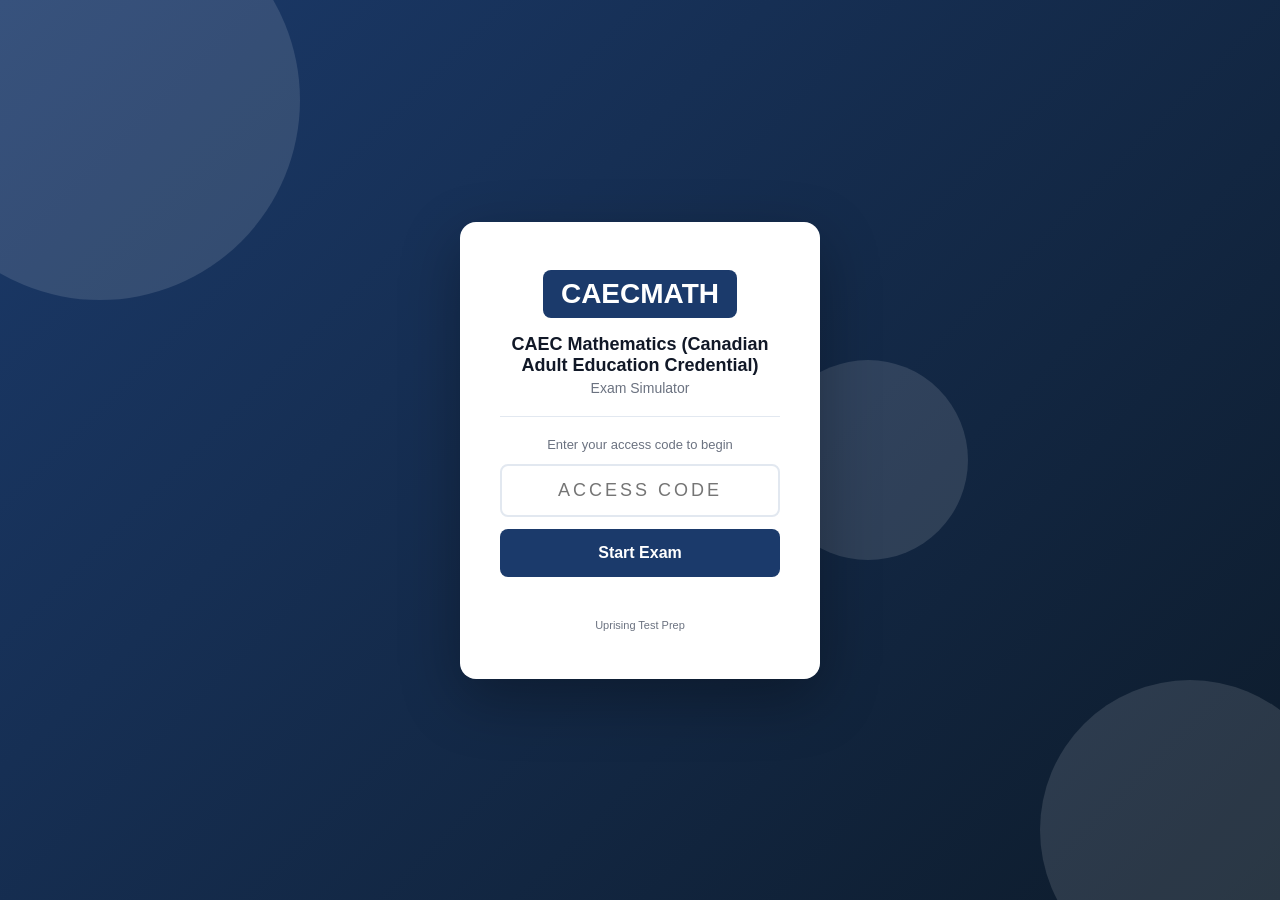
<file: index.html>
<!DOCTYPE html>
<html lang="en">
<head>
  <meta charset="UTF-8" />
  <meta name="viewport" content="width=device-width, initial-scale=1.0, viewport-fit=cover" />
  <meta name="apple-mobile-web-app-capable" content="yes" />
  <meta name="apple-mobile-web-app-status-bar-style" content="black-translucent" />
  <title>CAECMATH Exam Simulator</title>
  <link rel="stylesheet" href="style.css" />
</head>
<body>

<div id="access-gate">
  <div class="gate-bg-shapes">
    <div class="shape shape-1"></div>
    <div class="shape shape-2"></div>
    <div class="shape shape-3"></div>
  </div>
  <div class="gate-card">
    <div class="gate-logo">
      <div class="logo-badge">CAECMATH</div>
    </div>
    <h1 class="gate-title">CAEC Mathematics (Canadian Adult Education Credential)</h1>
    <p class="gate-subtitle">Exam Simulator</p>
    <div class="gate-divider"></div>
    <p class="gate-instruction">Enter your access code to begin</p>
    <input type="text" id="access-code-input" class="gate-input"
           placeholder="Access Code" autocomplete="off"
           maxlength="20" spellcheck="false" />
    <button id="access-btn" class="gate-btn">Start Exam</button>
    <p id="access-error" class="gate-error"></p>
    <p class="gate-hint">Uprising Test Prep</p>
  </div>
</div>

<div id="session-select" style="display:none">
  <div class="session-select-card">
    <div class="gate-logo">
      <div class="logo-badge">CAECMATH</div>
    </div>
    <h1 class="gate-title">Choose Your Session</h1>
    <p class="gate-subtitle">Complete each session to unlock the next one</p>
    <div class="gate-divider"></div>
    <div id="session-grid" class="session-grid"></div>
    <p class="gate-hint">200 questions per session - 5 sessions - 1,000 total</p>
  </div>
</div>

<div id="app" style="display:none">
  <header class="top-bar">
    <div class="bar-left">
      <span class="bar-logo">CAECMATH</span>
      <span class="bar-title">Exam Simulator</span>
    </div>
    <div class="bar-right">
      <span class="bar-timer" id="timer-display">--:--</span>
      <button class="bar-btn" id="flag-btn">Flag</button>
      <button class="bar-btn bar-btn-primary" id="submit-btn">
        <span class="btn-full">Submit Exam</span>
        <span class="btn-short">Submit</span>
      </button>
    </div>
  </header>

  <div class="progress-strip">
    <div class="progress-bar" id="progress-bar"></div>
  </div>

  <main class="exam-main">
    <div class="question-panel">
      <div class="q-meta">
        <span id="q-counter"></span>
        <span id="q-domain" class="q-domain-tag"></span>
        <span id="q-flag-indicator" class="flag-chip" style="display:none">Flagged</span>
      </div>
      <!-- Shared text for a linked cluster (a clinical case, a reading
           passage). It sits ABOVE the stem, which is the one thing that
           legitimately precedes it, and repeats on every question in the
           cluster so nobody has to page backwards. -->
      <div id="q-cluster-wrap" class="cluster-wrap" style="display:none"></div>
      <p id="question-text" class="q-text"></p>
      <!-- The picture sits BELOW the question text so the simulator matches
           the printed book exactly: stem, then picture, then options. They
           used to disagree (book put the picture under the stem, simulator put
           it above), so no single wording could be true in both places, and
           184 of MLPAO's 185 image questions said "shown above" while the
           book printed the picture below the sentence. Write stems with
           neutral wording ("the strip shown", "the diagram shows") and this
           whole class of bug cannot come back. -->
      <div id="q-image-wrap" style="display:none; margin-bottom:14px;"></div>
      <div id="options-list" class="options-list"></div>
      <div id="explanation-box" class="explanation-box" style="display:none">
        <div class="explanation-label">Explanation</div>
        <p id="explanation-text" class="explanation-text"></p>
      </div>
    </div>
    <div class="nav-bar">
      <button class="nav-btn" id="prev-btn">&#8592; Prev</button>
      <button class="nav-btn nav-btn-map" id="map-btn">Question Map</button>
      <button class="nav-btn nav-btn-next" id="next-btn">Next &#8594;</button>
    </div>
  </main>
</div>

<!-- Question Map Modal -->
<div id="map-modal" style="display:none">
  <div class="map-backdrop" id="map-backdrop"></div>
  <div class="map-panel">
    <div class="map-header">
      <span class="map-title">Question Map</span>
      <button id="map-close" class="map-close-btn">&#x2715; Close</button>
    </div>
    <div class="map-legend">
      <span class="leg-item"><span class="leg-swatch leg-answered"></span>Answered</span>
      <span class="leg-item"><span class="leg-swatch leg-flagged"></span>Flagged</span>
      <span class="leg-item"><span class="leg-swatch leg-unanswered"></span>Unanswered</span>
    </div>
    <div id="q-grid" class="q-grid"></div>
  </div>
</div>

<div id="results-screen" style="display:none">
  <div class="results-card">
    <div class="res-header">
      <div class="res-badge">CAECMATH</div>
      <h2 id="res-status" class="res-status"></h2>
      <p id="res-score" class="res-score"></p>
    </div>
    <p id="res-unlock-note" class="res-note"></p>
    <div id="res-domains" class="res-domains"></div>
    <button id="res-review-btn" class="res-btn">Review Answers</button>
    <button id="res-sessions-btn" class="res-btn">Back to Sessions</button>
    <button id="res-restart-btn" class="res-btn res-btn-secondary">Retake Session</button>
  </div>
</div>

<script src="questions.js"></script>
<script src="app.js"></script>
</body>
</html>
</file>
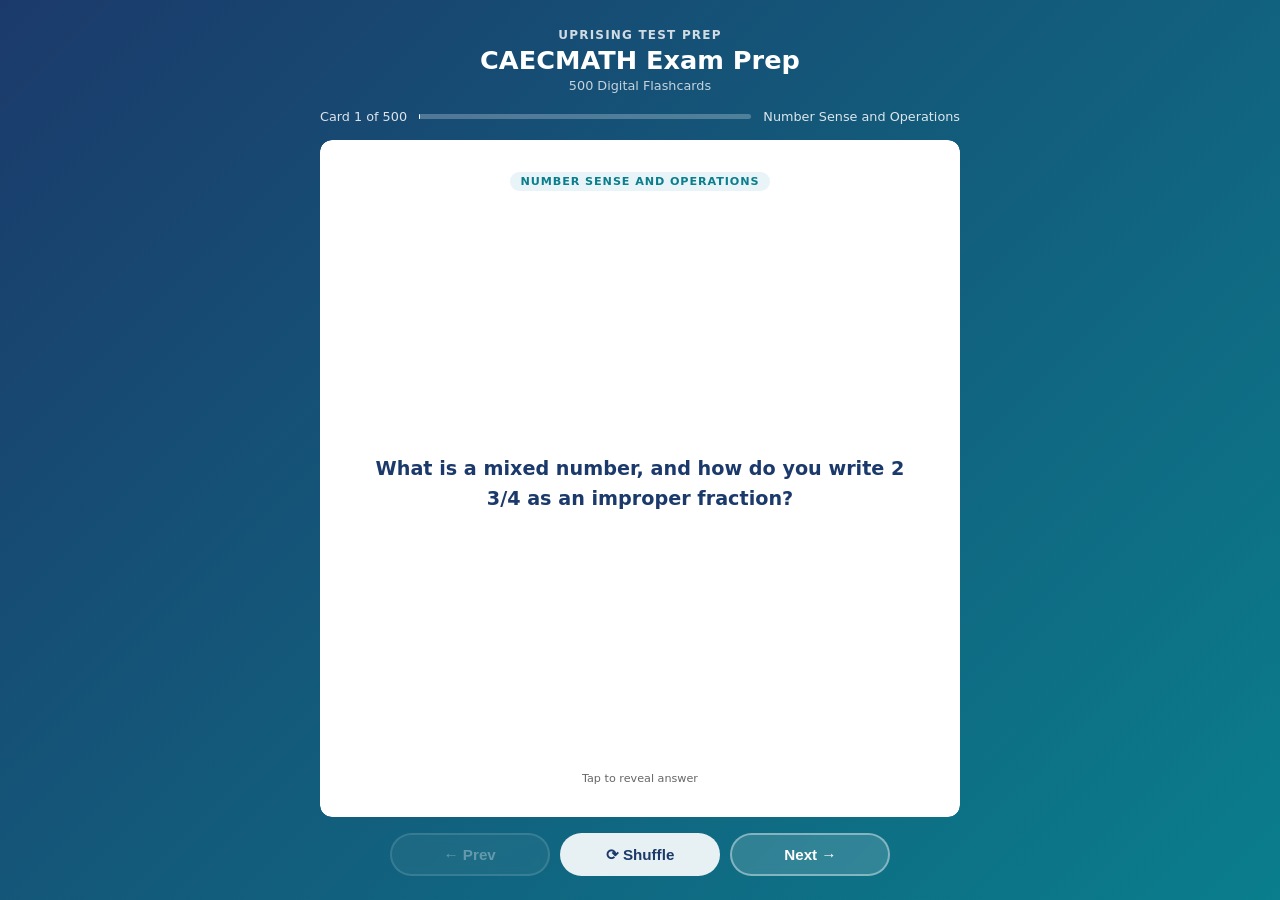
<file: flashcards/index.html>
<!DOCTYPE html>
<html lang="en">
<head>
  <meta charset="UTF-8">
  <meta name="viewport" content="width=device-width, initial-scale=1.0">
  <title>CAECMATH Exam Prep: Flashcards</title>
  <style>
    :root {
      --blue:   #1B3A6B;
      --teal:   #0A7E8C;
      --ltblue: #E8F4F8;
      --white:  #FFFFFF;
      --text:   #1A1A1A;
      --muted:  #666;
      --radius: 12px;
    }
    * { box-sizing: border-box; margin: 0; padding: 0; }
    html, body { height: 100%; }
    body {
      font-family: 'Segoe UI', system-ui, sans-serif;
      background: linear-gradient(135deg, var(--blue) 0%, var(--teal) 100%);
      /* Pinned, not min-height: the page must never grow, or the controls
         get pushed below the fold on iOS where 100dvh and height:100%
         disagree. The height:100% rule above is the pre-dvh fallback. */
      height: 100dvh;
      max-height: 100dvh;
      overflow: hidden;
      display: flex;
      flex-direction: column;
      align-items: center;
      padding: 1.25rem 1rem 1rem;
      gap: 0.75rem;
      overflow-x: hidden;
    }
    header { text-align: center; color: #fff; flex-shrink: 0; }
    header .brand { font-size: 0.75rem; font-weight: 700; letter-spacing: 0.1em; opacity: 0.8; text-transform: uppercase; }
    header h1 { font-size: 1.3rem; font-weight: 800; margin-top: 0.2rem; }
    header .subtitle { font-size: 0.8rem; opacity: 0.75; margin-top: 0.15rem; }
    #progress-info {
      display: flex; align-items: center; gap: 0.75rem;
      color: rgba(255,255,255,0.85); font-size: 0.8rem;
      flex-shrink: 0; width: 100%; max-width: 640px;
    }
    #progress-bar-track {
      flex: 1; background: rgba(255,255,255,0.25);
      border-radius: 4px; height: 5px;
    }
    #progress-bar-fill { height: 100%; background: #fff; border-radius: 4px; transition: width 0.3s; }
    .card-scene {
      width: 100%; max-width: 640px;
      perspective: 1200px;
      cursor: pointer;
      flex: 1; min-height: 0;
      display: flex; flex-direction: column;
    
      /* WebKit does not clip overflow inside a preserve-3d context, so the
         answer pane's own clip is dropped and a long answer paints over the
         Prev/Next row. This element only sets the perspective and is NOT
         itself in the 3D context, so its clip is honoured in every engine. */
      overflow: hidden;
      border-radius: var(--radius);
    }
    .card-inner {
      position: relative; width: 100%;
      flex: 1; min-height: 0;
      transition: transform 0.55s cubic-bezier(.4,0,.2,1);
      transform-style: preserve-3d;
    }
    .card-scene.flipped .card-inner { transform: rotateY(180deg); }
    .card-face {
      position: absolute; inset: 0;
      backface-visibility: hidden; -webkit-backface-visibility: hidden;
      border-radius: var(--radius);
      display: flex; flex-direction: column;
      padding: 1.5rem 1.75rem;
      box-shadow: 0 12px 40px rgba(0,0,0,0.2);
      overflow: hidden;
    
      /* Painting through a mask forces WebKit to allocate a real clipping
         layer for a 3D-transformed element, which is what makes the
         overflow:hidden and the rounded corners above actually apply. */
      -webkit-mask-image: -webkit-radial-gradient(#fff, #000);
              mask-image: radial-gradient(#fff, #000);
    }
    .card-front { background: var(--white); align-items: center; justify-content: center; }
    .card-back  { background: var(--ltblue); transform: rotateY(180deg); }
    .card-badge {
      font-size: 0.7rem; font-weight: 700; text-transform: uppercase;
      letter-spacing: 0.08em;
      background: var(--ltblue); color: var(--teal);
      padding: 0.2rem 0.65rem; border-radius: 20px;
      margin-bottom: 0.85rem; flex-shrink: 0;
    }
    .card-back .card-badge { background: rgba(10,126,140,0.12); }
    .card-front .q-text {
      font-size: 1.1rem; font-weight: 600; color: var(--blue); line-height: 1.55;
      text-align: center; overflow-y: auto; flex: 1;
      display: flex; align-items: center; justify-content: center;
      scrollbar-width: thin; scrollbar-color: rgba(27,58,107,0.3) transparent;
    }
    .card-back .a-label { font-size: 0.7rem; font-weight: 700; color: var(--teal); text-transform: uppercase; letter-spacing: 0.08em; margin-bottom: 0.4rem; flex-shrink: 0; }
    .card-back .a-text  {
      font-size: 0.975rem; color: var(--text); line-height: 1.65;
      overflow-y: auto; flex: 1; min-height: 0; padding-right: 4px;
      scrollbar-width: thin; scrollbar-color: rgba(10,126,140,0.4) transparent;
    
      -webkit-overflow-scrolling: touch;
      overscroll-behavior: contain;
    }
    .card-back .a-text::-webkit-scrollbar { width: 4px; }
    .card-back .a-text::-webkit-scrollbar-track { background: transparent; }
    .card-back .a-text::-webkit-scrollbar-thumb { background: rgba(10,126,140,0.4); border-radius: 4px; }
    .tap-hint { flex-shrink: 0; margin-top: 0.6rem; font-size: 0.7rem; color: var(--muted); text-align: center; }
    .card-back .tap-hint { color: var(--teal); opacity: 0.7; }
    .controls {
      display: flex; gap: 0.65rem; flex-wrap: nowrap;
      justify-content: center; flex-shrink: 0;
      width: 100%; max-width: 640px;
      padding-bottom: env(safe-area-inset-bottom, 0px);
    }
    .btn {
      padding: 0.6rem 1.2rem; border-radius: 50px;
      border: 2px solid rgba(255,255,255,0.4);
      background: rgba(255,255,255,0.15); color: #fff;
      font-weight: 700; font-size: 0.875rem; cursor: pointer;
      transition: all 0.2s; backdrop-filter: blur(4px);
      white-space: nowrap; flex: 1; max-width: 160px;
    }
    .btn:hover { background: rgba(255,255,255,0.3); border-color: rgba(255,255,255,0.7); }
    .btn:active { transform: scale(0.96); }
    .btn:disabled { opacity: 0.35; cursor: not-allowed; }
    .btn.btn-primary { background: rgba(255,255,255,0.9); color: var(--blue); border-color: transparent; }
    .btn.btn-primary:hover { background: #fff; }
    #loading { color: rgba(255,255,255,0.8); font-size: 1rem; text-align: center; padding: 3rem; flex: 1; }
    @media (min-width: 768px) {
      body { padding: 1.75rem 1.5rem 1.5rem; gap: 1rem; }
      header h1 { font-size: 1.6rem; }
      .card-face { padding: 2rem 2.5rem; }
      .card-front .q-text { font-size: 1.2rem; }
      .card-back .a-text { font-size: 1.05rem; }
      .btn { font-size: 0.95rem; padding: 0.65rem 1.4rem; }
    }
    @media (max-width: 380px) {
      body { padding: 0.75rem; gap: 0.5rem; }
      header .brand { font-size: 0.65rem; }
      header h1 { font-size: 1.1rem; }
      header .subtitle { display: none; }
      .card-face { padding: 1rem 1.1rem; }
      .card-front .q-text { font-size: 0.975rem; }
      .card-back .a-text { font-size: 0.875rem; }
      .btn { font-size: 0.8rem; padding: 0.5rem 0.75rem; }
    }
  </style>
</head>
<body>
<header>
  <div class="brand">Uprising Test Prep</div>
  <h1>CAECMATH Exam Prep</h1>
  <div class="subtitle">500 Digital Flashcards</div>
</header>
<div id="progress-info">
  <span id="card-counter">Card 1 of 500</span>
  <div id="progress-bar-track"><div id="progress-bar-fill" style="width:0%"></div></div>
  <span id="domain-label"></span>
</div>
<div id="loading">Loading flashcards...</div>
<div class="card-scene" id="card-scene" style="display:none" onclick="flipCard()">
  <div class="card-inner" id="card-inner">
    <div class="card-face card-front">
      <div class="card-badge" id="front-badge"></div>
      <div class="q-text" id="q-text"></div>
      <div class="tap-hint">Tap to reveal answer</div>
    </div>
    <div class="card-face card-back">
      <div class="card-badge" id="back-badge">Answer</div>
      <div class="a-label">Answer</div>
      <div class="a-text" id="a-text"></div>
      <div class="tap-hint">Tap to flip back</div>
    </div>
  </div>
</div>
<div class="controls" id="controls" style="display:none">
  <button class="btn" id="prev-btn" onclick="event.stopPropagation();move(-1)" disabled>&#8592; Prev</button>
  <button class="btn btn-primary" onclick="event.stopPropagation();shuffleCards()">&#10227; Shuffle</button>
  <button class="btn" id="next-btn" onclick="event.stopPropagation();move(1)">Next &#8594;</button>
</div>
<script>
const DOMAIN_LABELS = {
  number_sense_and_operations: "Number Sense and Operations",
  patterns_and_relations: "Patterns and Relations",
  geometry_and_measurement: "Geometry and Measurement",
  data_management_and_probability: "Data Management and Probability",
};
let cards   = [];
let current = 0;
async function init() {
  try {
    const res = await fetch('flashcards.json');
    if (!res.ok) throw new Error('Network error');
    cards = await res.json();
    document.getElementById('loading').style.display    = 'none';
    document.getElementById('card-scene').style.display = 'flex';
    document.getElementById('controls').style.display   = 'flex';
    show();
  } catch (e) {
    document.getElementById('loading').textContent = 'Error loading flashcards. Please try refreshing.';
  }
}
function domainLabel(key) {
  return DOMAIN_LABELS[key] || key.replace(/_/g, ' ').replace(/\b\w/g, c => c.toUpperCase());
}
function show() {
  const c = cards[current];
  document.getElementById('card-scene').classList.remove('flipped');
  document.getElementById('a-text').scrollTop = 0;
  const label = domainLabel(c.domain || c.chapter || '');
  document.getElementById('q-text').textContent       = c.front;
  document.getElementById('a-text').textContent       = c.back;
  document.getElementById('front-badge').textContent  = label;
  document.getElementById('back-badge').textContent   = label;
  document.getElementById('card-counter').textContent = `Card ${current+1} of ${cards.length}`;
  document.getElementById('domain-label').textContent = label;
  document.getElementById('progress-bar-fill').style.width = `${((current+1)/cards.length*100).toFixed(1)}%`;
  document.getElementById('prev-btn').disabled = current === 0;
  document.getElementById('next-btn').disabled = current === cards.length - 1;
}
function flipCard() { document.getElementById('card-scene').classList.toggle('flipped'); }
function move(dir) {
  const next = current + dir;
  if (next < 0 || next >= cards.length) return;
  current = next; show();
}
function shuffleCards() {
  for (let i = cards.length - 1; i > 0; i--) {
    const j = Math.floor(Math.random() * (i+1));
    [cards[i], cards[j]] = [cards[j], cards[i]];
  }
  current = 0; show();
}
document.addEventListener('keydown', e => {
  if (e.key === 'ArrowRight' || e.key === 'ArrowDown') move(1);
  else if (e.key === 'ArrowLeft' || e.key === 'ArrowUp') move(-1);
  else if (e.key === ' ' || e.key === 'Enter') { e.preventDefault(); flipCard(); }
});
init();
</script>
</body>
</html>
</file>
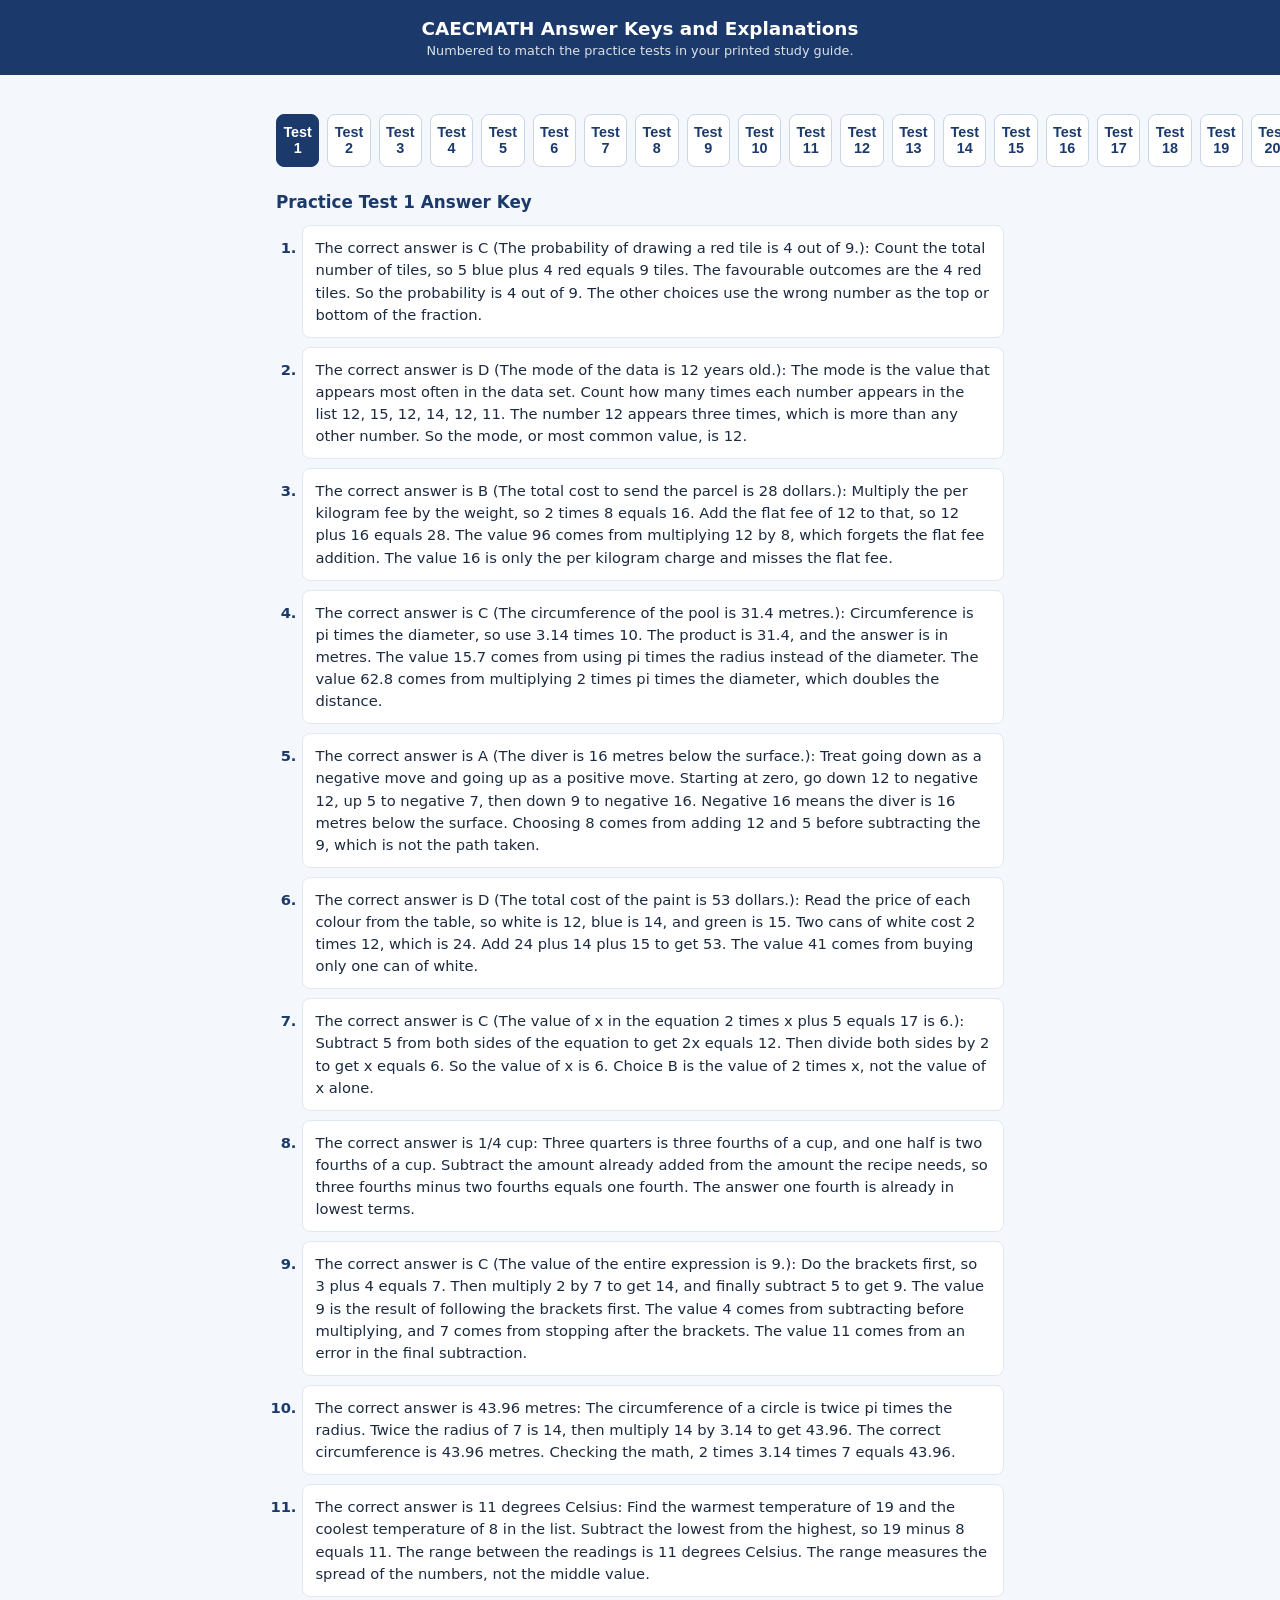
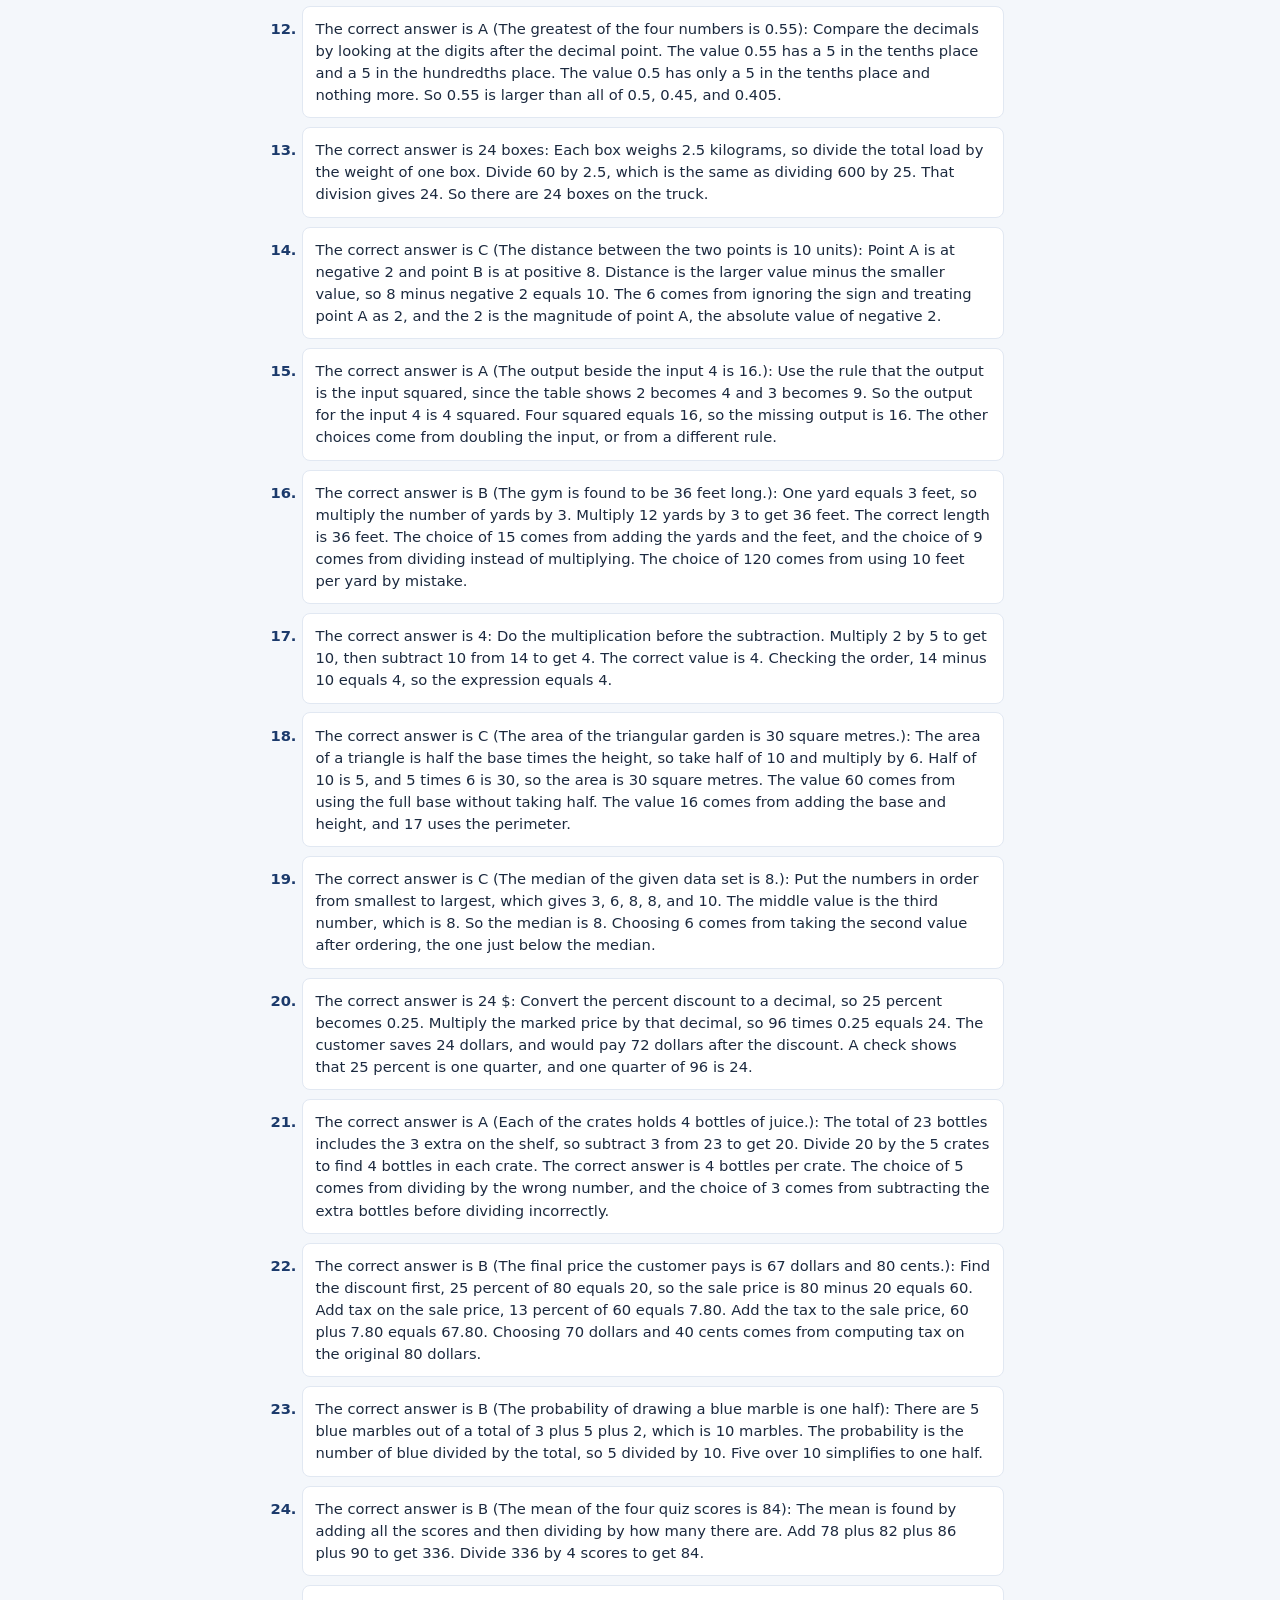
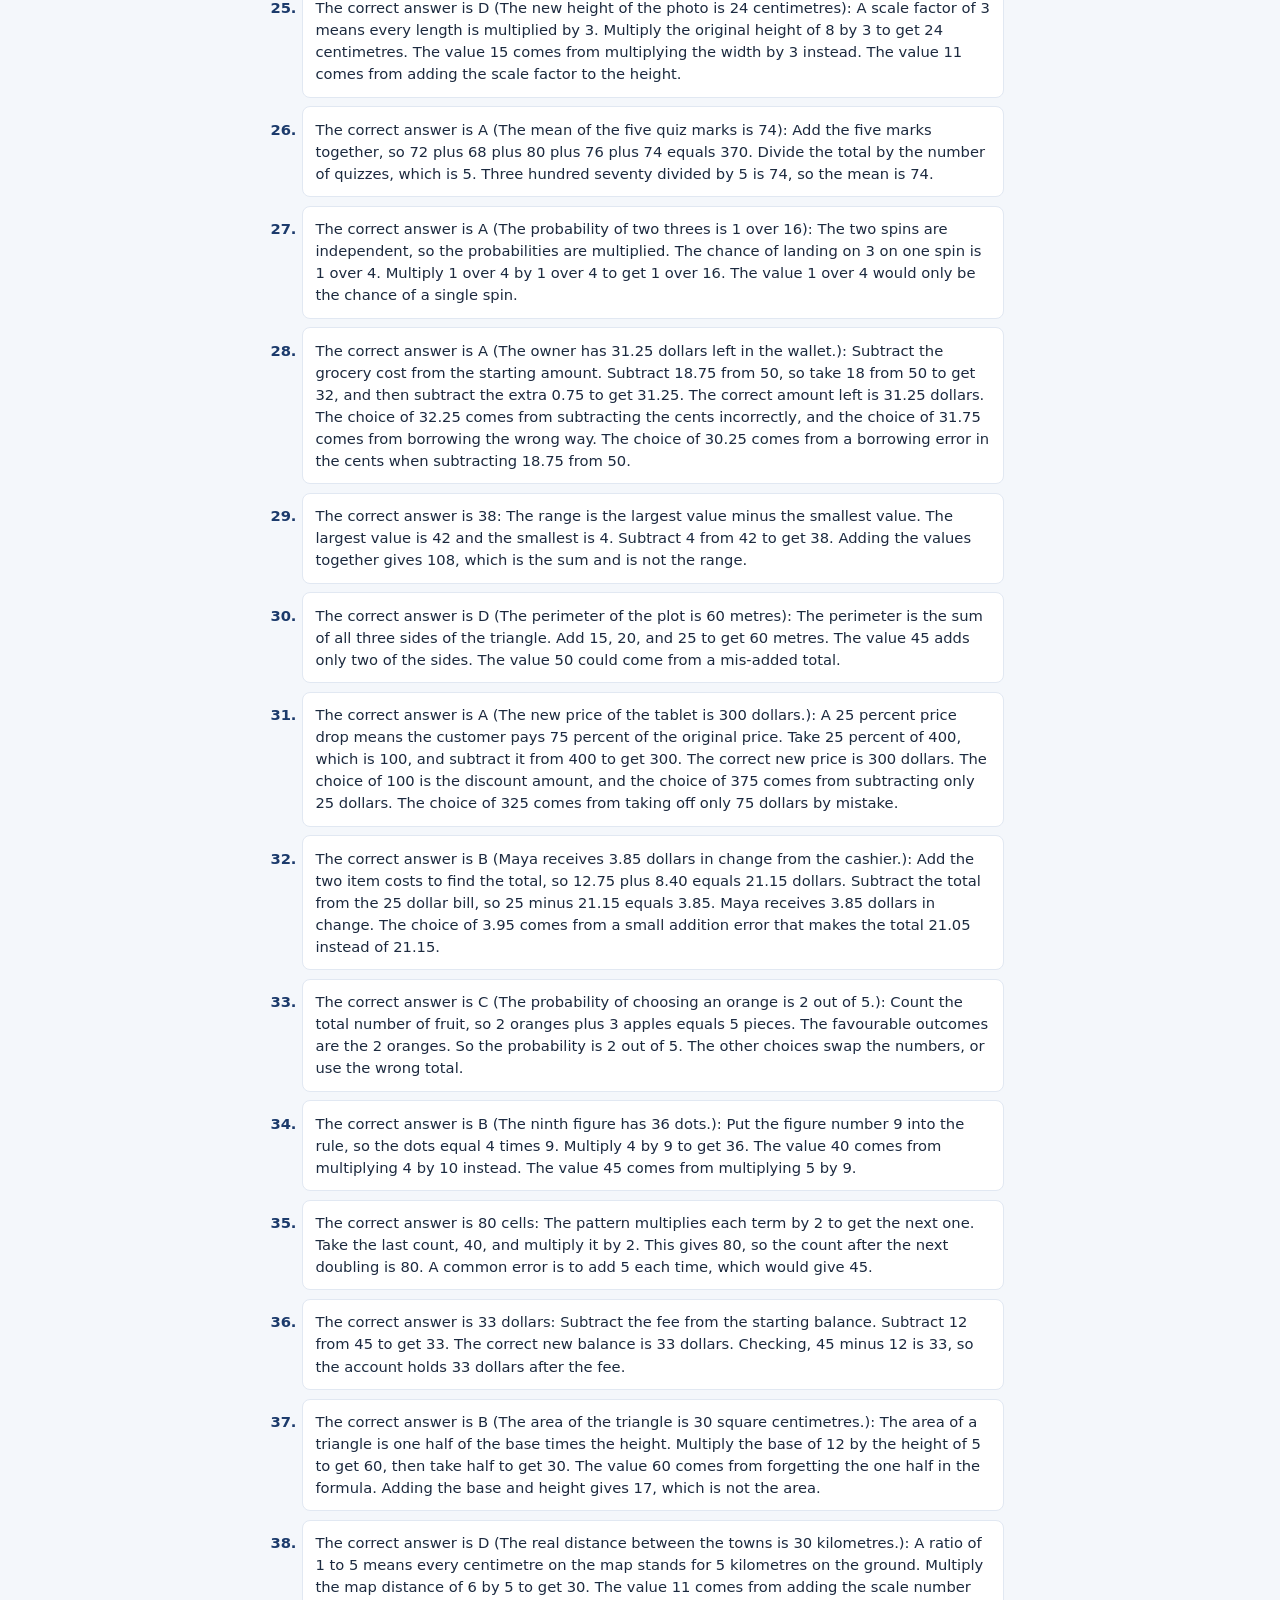
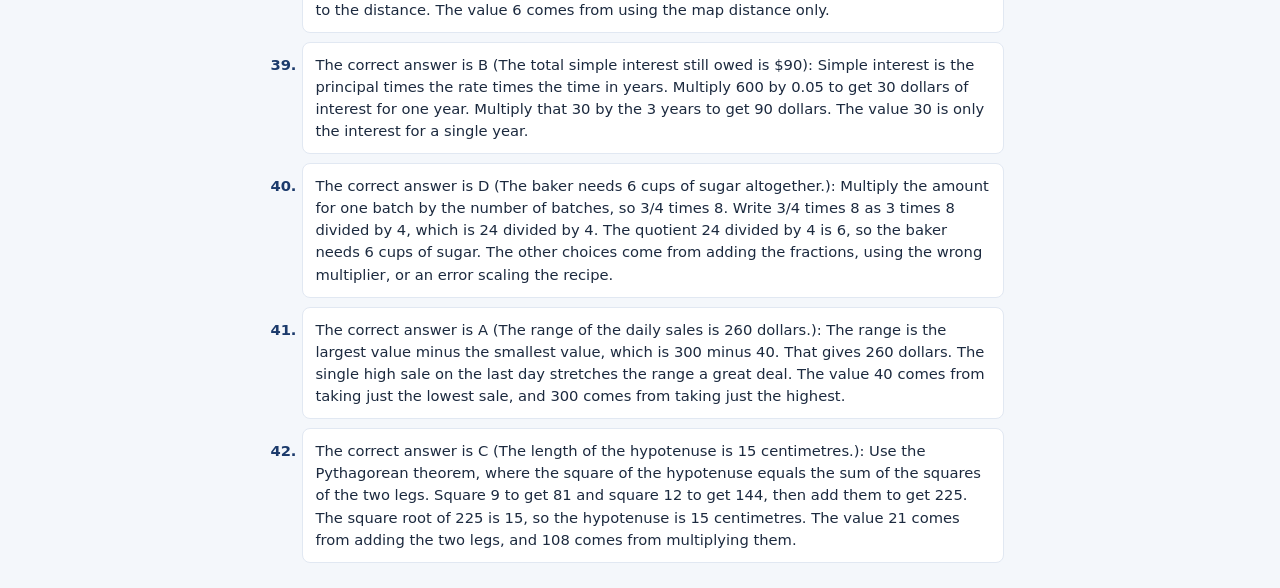
<file: answers.html>
<!DOCTYPE html>
<html lang="en">
<head>
<meta charset="UTF-8">
<meta name="viewport" content="width=device-width, initial-scale=1.0">
<meta name="robots" content="noindex">
<title>CAECMATH Answer Keys and Explanations</title>
<style>
  * { box-sizing: border-box; margin: 0; padding: 0; }
  body { font-family: "Avenir Next", "Segoe UI", system-ui, sans-serif;
         background: #F4F7FB; color: #1C2A3F; }
  header { background: #1B3A6B; color: white; padding: 1.1rem 1rem; text-align: center; }
  header h1 { font-size: 1.15rem; }
  header p { font-size: 0.8rem; opacity: 0.85; margin-top: 0.25rem; }
  main { max-width: 760px; margin: 0 auto; padding: 1rem; }
  .tabs { display: flex; gap: 0.5rem; margin: 0.8rem 0 1rem; position: sticky;
           top: 0; background: #F4F7FB; padding: 0.6rem 0; z-index: 5; }
  .tab { flex: 1; padding: 0.6rem 0.4rem; border: 1px solid #C9D6E8; background: white;
          border-radius: 8px; font-size: 0.9rem; font-weight: 600; color: #1B3A6B;
          cursor: pointer; }
  .tab.active { background: #1B3A6B; color: white; border-color: #1B3A6B; }
  .test h2 { font-size: 1.05rem; margin: 0.4rem 0 0.8rem; color: #1B3A6B; }
  .test ol { list-style-position: outside; padding-left: 1.6rem; }
  .test li { background: white; border: 1px solid #E1E8F2; border-radius: 8px;
              padding: 0.7rem 0.8rem; margin-bottom: 0.55rem; font-size: 0.92rem;
              line-height: 1.5; }
  .test li::marker { font-weight: 700; color: #1B3A6B; }
  .cluster-box { border-left: 4px solid #1B3A6B; background: #EAF0F8;
                  border-radius: 8px; padding: 0.7rem 0.9rem; margin: 1rem 0 0.6rem; }
  .cluster-label { font-size: 0.72rem; font-weight: 700; letter-spacing: 0.05em;
                    text-transform: uppercase; color: #1B3A6B; margin-bottom: 0.35rem; }
  .cluster-box p { font-size: 0.88rem; line-height: 1.55; }
  .cluster-box p + p { margin-top: 0.5rem; }
</style>
</head>
<body>
<header>
  <h1>CAECMATH Answer Keys and Explanations</h1>
  <p>Numbered to match the practice tests in your printed study guide.</p>
</header>
<main>
  <nav class="tabs">
      <button class="tab active" data-test="1">Test 1</button>
      <button class="tab" data-test="2">Test 2</button>
      <button class="tab" data-test="3">Test 3</button>
      <button class="tab" data-test="4">Test 4</button>
      <button class="tab" data-test="5">Test 5</button>
      <button class="tab" data-test="6">Test 6</button>
      <button class="tab" data-test="7">Test 7</button>
      <button class="tab" data-test="8">Test 8</button>
      <button class="tab" data-test="9">Test 9</button>
      <button class="tab" data-test="10">Test 10</button>
      <button class="tab" data-test="11">Test 11</button>
      <button class="tab" data-test="12">Test 12</button>
      <button class="tab" data-test="13">Test 13</button>
      <button class="tab" data-test="14">Test 14</button>
      <button class="tab" data-test="15">Test 15</button>
      <button class="tab" data-test="16">Test 16</button>
      <button class="tab" data-test="17">Test 17</button>
      <button class="tab" data-test="18">Test 18</button>
      <button class="tab" data-test="19">Test 19</button>
      <button class="tab" data-test="20">Test 20</button>
      <button class="tab" data-test="21">Test 21</button>
      <button class="tab" data-test="22">Test 22</button>
      <button class="tab" data-test="23">Test 23</button>
      <button class="tab" data-test="24">Test 24</button>
  </nav>
  <section class="test" id="test1">
    <h2>Practice Test 1 Answer Key</h2>
    <ol>
      <li value="1">The correct answer is C (The probability of drawing a red tile is 4 out of 9.): Count the total number of tiles, so 5 blue plus 4 red equals 9 tiles. The favourable outcomes are the 4 red tiles. So the probability is 4 out of 9. The other choices use the wrong number as the top or bottom of the fraction.</li>
      <li value="2">The correct answer is D (The mode of the data is 12 years old.): The mode is the value that appears most often in the data set. Count how many times each number appears in the list 12, 15, 12, 14, 12, 11. The number 12 appears three times, which is more than any other number. So the mode, or most common value, is 12.</li>
      <li value="3">The correct answer is B (The total cost to send the parcel is 28 dollars.): Multiply the per kilogram fee by the weight, so 2 times 8 equals 16. Add the flat fee of 12 to that, so 12 plus 16 equals 28. The value 96 comes from multiplying 12 by 8, which forgets the flat fee addition. The value 16 is only the per kilogram charge and misses the flat fee.</li>
      <li value="4">The correct answer is C (The circumference of the pool is 31.4 metres.): Circumference is pi times the diameter, so use 3.14 times 10. The product is 31.4, and the answer is in metres. The value 15.7 comes from using pi times the radius instead of the diameter. The value 62.8 comes from multiplying 2 times pi times the diameter, which doubles the distance.</li>
      <li value="5">The correct answer is A (The diver is 16 metres below the surface.): Treat going down as a negative move and going up as a positive move. Starting at zero, go down 12 to negative 12, up 5 to negative 7, then down 9 to negative 16. Negative 16 means the diver is 16 metres below the surface. Choosing 8 comes from adding 12 and 5 before subtracting the 9, which is not the path taken.</li>
      <li value="6">The correct answer is D (The total cost of the paint is 53 dollars.): Read the price of each colour from the table, so white is 12, blue is 14, and green is 15. Two cans of white cost 2 times 12, which is 24. Add 24 plus 14 plus 15 to get 53. The value 41 comes from buying only one can of white.</li>
      <li value="7">The correct answer is C (The value of x in the equation 2 times x plus 5 equals 17 is 6.): Subtract 5 from both sides of the equation to get 2x equals 12. Then divide both sides by 2 to get x equals 6. So the value of x is 6. Choice B is the value of 2 times x, not the value of x alone.</li>
      <li value="8">The correct answer is 1/4 cup: Three quarters is three fourths of a cup, and one half is two fourths of a cup. Subtract the amount already added from the amount the recipe needs, so three fourths minus two fourths equals one fourth. The answer one fourth is already in lowest terms.</li>
      <li value="9">The correct answer is C (The value of the entire expression is 9.): Do the brackets first, so 3 plus 4 equals 7. Then multiply 2 by 7 to get 14, and finally subtract 5 to get 9. The value 9 is the result of following the brackets first. The value 4 comes from subtracting before multiplying, and 7 comes from stopping after the brackets. The value 11 comes from an error in the final subtraction.</li>
      <li value="10">The correct answer is 43.96 metres: The circumference of a circle is twice pi times the radius. Twice the radius of 7 is 14, then multiply 14 by 3.14 to get 43.96. The correct circumference is 43.96 metres. Checking the math, 2 times 3.14 times 7 equals 43.96.</li>
      <li value="11">The correct answer is 11 degrees Celsius: Find the warmest temperature of 19 and the coolest temperature of 8 in the list. Subtract the lowest from the highest, so 19 minus 8 equals 11. The range between the readings is 11 degrees Celsius. The range measures the spread of the numbers, not the middle value.</li>
      <li value="12">The correct answer is A (The greatest of the four numbers is 0.55): Compare the decimals by looking at the digits after the decimal point. The value 0.55 has a 5 in the tenths place and a 5 in the hundredths place. The value 0.5 has only a 5 in the tenths place and nothing more. So 0.55 is larger than all of 0.5, 0.45, and 0.405.</li>
      <li value="13">The correct answer is 24 boxes: Each box weighs 2.5 kilograms, so divide the total load by the weight of one box. Divide 60 by 2.5, which is the same as dividing 600 by 25. That division gives 24. So there are 24 boxes on the truck.</li>
      <li value="14">The correct answer is C (The distance between the two points is 10 units): Point A is at negative 2 and point B is at positive 8. Distance is the larger value minus the smaller value, so 8 minus negative 2 equals 10. The 6 comes from ignoring the sign and treating point A as 2, and the 2 is the magnitude of point A, the absolute value of negative 2.</li>
      <li value="15">The correct answer is A (The output beside the input 4 is 16.): Use the rule that the output is the input squared, since the table shows 2 becomes 4 and 3 becomes 9. So the output for the input 4 is 4 squared. Four squared equals 16, so the missing output is 16. The other choices come from doubling the input, or from a different rule.</li>
      <li value="16">The correct answer is B (The gym is found to be 36 feet long.): One yard equals 3 feet, so multiply the number of yards by 3. Multiply 12 yards by 3 to get 36 feet. The correct length is 36 feet. The choice of 15 comes from adding the yards and the feet, and the choice of 9 comes from dividing instead of multiplying. The choice of 120 comes from using 10 feet per yard by mistake.</li>
      <li value="17">The correct answer is 4: Do the multiplication before the subtraction. Multiply 2 by 5 to get 10, then subtract 10 from 14 to get 4. The correct value is 4. Checking the order, 14 minus 10 equals 4, so the expression equals 4.</li>
      <li value="18">The correct answer is C (The area of the triangular garden is 30 square metres.): The area of a triangle is half the base times the height, so take half of 10 and multiply by 6. Half of 10 is 5, and 5 times 6 is 30, so the area is 30 square metres. The value 60 comes from using the full base without taking half. The value 16 comes from adding the base and height, and 17 uses the perimeter.</li>
      <li value="19">The correct answer is C (The median of the given data set is 8.): Put the numbers in order from smallest to largest, which gives 3, 6, 8, 8, and 10. The middle value is the third number, which is 8. So the median is 8. Choosing 6 comes from taking the second value after ordering, the one just below the median.</li>
      <li value="20">The correct answer is 24 $: Convert the percent discount to a decimal, so 25 percent becomes 0.25. Multiply the marked price by that decimal, so 96 times 0.25 equals 24. The customer saves 24 dollars, and would pay 72 dollars after the discount. A check shows that 25 percent is one quarter, and one quarter of 96 is 24.</li>
      <li value="21">The correct answer is A (Each of the crates holds 4 bottles of juice.): The total of 23 bottles includes the 3 extra on the shelf, so subtract 3 from 23 to get 20. Divide 20 by the 5 crates to find 4 bottles in each crate. The correct answer is 4 bottles per crate. The choice of 5 comes from dividing by the wrong number, and the choice of 3 comes from subtracting the extra bottles before dividing incorrectly.</li>
      <li value="22">The correct answer is B (The final price the customer pays is 67 dollars and 80 cents.): Find the discount first, 25 percent of 80 equals 20, so the sale price is 80 minus 20 equals 60. Add tax on the sale price, 13 percent of 60 equals 7.80. Add the tax to the sale price, 60 plus 7.80 equals 67.80. Choosing 70 dollars and 40 cents comes from computing tax on the original 80 dollars.</li>
      <li value="23">The correct answer is B (The probability of drawing a blue marble is one half): There are 5 blue marbles out of a total of 3 plus 5 plus 2, which is 10 marbles. The probability is the number of blue divided by the total, so 5 divided by 10. Five over 10 simplifies to one half.</li>
      <li value="24">The correct answer is B (The mean of the four quiz scores is 84): The mean is found by adding all the scores and then dividing by how many there are. Add 78 plus 82 plus 86 plus 90 to get 336. Divide 336 by 4 scores to get 84.</li>
      <li value="25">The correct answer is D (The new height of the photo is 24 centimetres): A scale factor of 3 means every length is multiplied by 3. Multiply the original height of 8 by 3 to get 24 centimetres. The value 15 comes from multiplying the width by 3 instead. The value 11 comes from adding the scale factor to the height.</li>
      <li value="26">The correct answer is A (The mean of the five quiz marks is 74): Add the five marks together, so 72 plus 68 plus 80 plus 76 plus 74 equals 370. Divide the total by the number of quizzes, which is 5. Three hundred seventy divided by 5 is 74, so the mean is 74.</li>
      <li value="27">The correct answer is A (The probability of two threes is 1 over 16): The two spins are independent, so the probabilities are multiplied. The chance of landing on 3 on one spin is 1 over 4. Multiply 1 over 4 by 1 over 4 to get 1 over 16. The value 1 over 4 would only be the chance of a single spin.</li>
      <li value="28">The correct answer is A (The owner has 31.25 dollars left in the wallet.): Subtract the grocery cost from the starting amount. Subtract 18.75 from 50, so take 18 from 50 to get 32, and then subtract the extra 0.75 to get 31.25. The correct amount left is 31.25 dollars. The choice of 32.25 comes from subtracting the cents incorrectly, and the choice of 31.75 comes from borrowing the wrong way. The choice of 30.25 comes from a borrowing error in the cents when subtracting 18.75 from 50.</li>
      <li value="29">The correct answer is 38: The range is the largest value minus the smallest value. The largest value is 42 and the smallest is 4. Subtract 4 from 42 to get 38. Adding the values together gives 108, which is the sum and is not the range.</li>
      <li value="30">The correct answer is D (The perimeter of the plot is 60 metres): The perimeter is the sum of all three sides of the triangle. Add 15, 20, and 25 to get 60 metres. The value 45 adds only two of the sides. The value 50 could come from a mis-added total.</li>
      <li value="31">The correct answer is A (The new price of the tablet is 300 dollars.): A 25 percent price drop means the customer pays 75 percent of the original price. Take 25 percent of 400, which is 100, and subtract it from 400 to get 300. The correct new price is 300 dollars. The choice of 100 is the discount amount, and the choice of 375 comes from subtracting only 25 dollars. The choice of 325 comes from taking off only 75 dollars by mistake.</li>
      <li value="32">The correct answer is B (Maya receives 3.85 dollars in change from the cashier.): Add the two item costs to find the total, so 12.75 plus 8.40 equals 21.15 dollars. Subtract the total from the 25 dollar bill, so 25 minus 21.15 equals 3.85. Maya receives 3.85 dollars in change. The choice of 3.95 comes from a small addition error that makes the total 21.05 instead of 21.15.</li>
      <li value="33">The correct answer is C (The probability of choosing an orange is 2 out of 5.): Count the total number of fruit, so 2 oranges plus 3 apples equals 5 pieces. The favourable outcomes are the 2 oranges. So the probability is 2 out of 5. The other choices swap the numbers, or use the wrong total.</li>
      <li value="34">The correct answer is B (The ninth figure has 36 dots.): Put the figure number 9 into the rule, so the dots equal 4 times 9. Multiply 4 by 9 to get 36. The value 40 comes from multiplying 4 by 10 instead. The value 45 comes from multiplying 5 by 9.</li>
      <li value="35">The correct answer is 80 cells: The pattern multiplies each term by 2 to get the next one. Take the last count, 40, and multiply it by 2. This gives 80, so the count after the next doubling is 80. A common error is to add 5 each time, which would give 45.</li>
      <li value="36">The correct answer is 33 dollars: Subtract the fee from the starting balance. Subtract 12 from 45 to get 33. The correct new balance is 33 dollars. Checking, 45 minus 12 is 33, so the account holds 33 dollars after the fee.</li>
      <li value="37">The correct answer is B (The area of the triangle is 30 square centimetres.): The area of a triangle is one half of the base times the height. Multiply the base of 12 by the height of 5 to get 60, then take half to get 30. The value 60 comes from forgetting the one half in the formula. Adding the base and height gives 17, which is not the area.</li>
      <li value="38">The correct answer is D (The real distance between the towns is 30 kilometres.): A ratio of 1 to 5 means every centimetre on the map stands for 5 kilometres on the ground. Multiply the map distance of 6 by 5 to get 30. The value 11 comes from adding the scale number to the distance. The value 6 comes from using the map distance only.</li>
      <li value="39">The correct answer is B (The total simple interest still owed is $90): Simple interest is the principal times the rate times the time in years. Multiply 600 by 0.05 to get 30 dollars of interest for one year. Multiply that 30 by the 3 years to get 90 dollars. The value 30 is only the interest for a single year.</li>
      <li value="40">The correct answer is D (The baker needs 6 cups of sugar altogether.): Multiply the amount for one batch by the number of batches, so 3/4 times 8. Write 3/4 times 8 as 3 times 8 divided by 4, which is 24 divided by 4. The quotient 24 divided by 4 is 6, so the baker needs 6 cups of sugar. The other choices come from adding the fractions, using the wrong multiplier, or an error scaling the recipe.</li>
      <li value="41">The correct answer is A (The range of the daily sales is 260 dollars.): The range is the largest value minus the smallest value, which is 300 minus 40. That gives 260 dollars. The single high sale on the last day stretches the range a great deal. The value 40 comes from taking just the lowest sale, and 300 comes from taking just the highest.</li>
      <li value="42">The correct answer is C (The length of the hypotenuse is 15 centimetres.): Use the Pythagorean theorem, where the square of the hypotenuse equals the sum of the squares of the two legs. Square 9 to get 81 and square 12 to get 144, then add them to get 225. The square root of 225 is 15, so the hypotenuse is 15 centimetres. The value 21 comes from adding the two legs, and 108 comes from multiplying them.</li>
    </ol>
  </section>
  <section class="test" id="test2" hidden>
    <h2>Practice Test 2 Answer Key</h2>
    <ol>
      <li value="1">The correct answer is C (The printer prints 105 pages in 7 minutes.): Find the unit rate by dividing the pages by the minutes, so 45 divided by 3 is 15 pages per minute. Multiply the rate of 15 pages per minute by 7 minutes to get the total. Since 15 times 7 is 105, the printer prints 105 pages in 7 minutes. The choice of 90 comes from using 4 minutes instead.</li>
      <li value="2">The correct answer is B (The value of the whole expression is 9.): Do the multiplication and division before adding and subtracting. Multiplying 4 times 2 gives 8, and dividing 6 by 3 gives 2. The expression then reads 3 plus 8 minus 2, which equals 9. Choosing 12 comes from adding 3 and 4 first, which breaks the order of operations.</li>
      <li value="3">The correct answer is C (The new mean is 12.5, since 50 divided by 4 is 12.5): If the mean of three numbers is 10, their sum is 10 times 3, which equals 30. Add the new number 20 to get a total of 50. Divide 50 by 4 numbers to get 12.5.</li>
      <li value="4">The correct answer is C (The number of students who scored 20 to 29 is 12.): A histogram groups data into ranges, and the bar for a range shows how many values fall into it. Find the range 20 to 29 and read the number attached to it, which is 12. So 12 students scored in the 20 to 29 range. The choice of 20 is the total of all the students, and 8 is the count for the 10 to 19 range.</li>
      <li value="5">The correct answer is 12 °C: Put the five temperatures in order, which they already are, and find the middle value. The ordered list has two values below and two above the centre, and the centre is 12. The median is the third of the five values, so it is 12 degrees Celsius. The values 9 and 14 are the second and fourth numbers, not the middle.</li>
      <li value="6">The correct answer is B (The perimeter of the garden plot is 24 metres.): The perimeter of a rectangle is twice the length plus twice the width. Double the length of 7 to get 14, and double the width of 5 to get 10, then add them to get 24. The correct perimeter is 24 metres. The choice of 12 comes from adding only one length and one width, and the choice of 35 is the area. The choice of 17 comes from counting one side twice but missing one side.</li>
      <li value="7">The correct answer is D (The median age of these six is 13 years): With six ages, the median is the average of the third and fourth values. The third value is 12 and the fourth is 14. The average of 12 and 14 is 13. That is the median age of the six people.</li>
      <li value="8">The correct answer is 14 tiles: The pattern rises by 3 tiles each row, so the counts are 2, 5, 8, 11, and 14. Count down the rows: row one is 2, row two is 5, row three is 8, row four is 11, and row five is 14. The fifth row has 14 tiles, which is 3 more than the fourth row. The answer is 14 tiles.</li>
      <li value="9">The correct answer is B (The circumference of the garden is 31.4 metres.): Multiply pi by the diameter to find the circumference. Using 3.14 for pi and a diameter of 10, compute 3.14 times 10. This gives 31.4, so the circumference is 31.4 metres. Choosing 78.5 comes from finding the area with a radius of 5 instead.</li>
      <li value="10">The correct answer is 7 km: Write the cost rule as 3 plus 2 times the kilometres equals 17. Subtract the flat fee of 3 from 17 to get the kilometre charge, which is 14. Divide 14 by the 2 dollars per kilometre to get 7 kilometres.</li>
      <li value="11">The correct answer is D (Ben read a total of 4 books for the month.): Find the bar labelled Ben on the horizontal axis. Read the height of that bar against the vertical axis to see the value 4. The value 2 is Ana&#x27;s count and 6 is Cate&#x27;s count. Reading across the wrong bar is the most common error on this type of question.</li>
      <li value="12">The correct answer is 120 juice boxes: Multiply the juice boxes per student by the number of students. Take 4 boxes times 30 students, which gives 120. The school orders 120 juice boxes in total. Four times 3 is 12, and adding a zero gives 120.</li>
      <li value="13">The correct answer is B (The real room is found to be 12 metres long.): The scale says each centimetre on the drawing represents 2 metres in real life. Multiply the drawing length of 6 centimetres by 2 metres to get 12. The correct real length is 12 metres. The choice of 8 comes from adding the centimetres and the metres, and the choice of 3 comes from dividing by 2. The choice of 18 comes from multiplying by the wrong number.</li>
      <li value="14">The correct answer is D (The side length of the square is 11 cm.): A square has four equal sides, so divide the perimeter by 4. The perimeter is 44 cm, so 44 divided by 4. The result is 11, so each side of the square is 11 cm. The other choices come from multiplying the perimeter, or from a division error.</li>
      <li value="15">The correct answer is C (The order from least to greatest is 1/2, 3/5, 2/3.): Change each fraction to a decimal to compare them easily. The fraction 1/2 is 0.5, 3/5 is 0.6, and 2/3 is about 0.67. From smallest to largest the order is 0.5, 0.6, and 0.67, which matches 1/2, 3/5, and 2/3. The other lists place one of the fractions out of order.</li>
      <li value="16">The correct answer is 13: The rule subtracts 4 from each term to get the next one. Take the last term, 17, and subtract 4 from it. This gives 13, so the next term is 13. A common error is to add 4 instead, which would give 21.</li>
      <li value="17">The correct answer is 314 cm²: The area of a circle is pi times the radius squared, so first square the radius to get 10 times 10, which is 100. Multiply 3.14 by 100 to get 314. The area of the circular table is 314 square centimetres. The radius is 10, so its square is 100, and pi times 100 is 314.</li>
      <li value="18">The correct answer is A (The area of the square floor is 49 square metres.): A square has four equal sides, so area is side times side. Multiply 7 by 7 to get 49 square metres. Adding the four sides, 7 plus 7 plus 7 plus 7, gives 28, which is the perimeter. The value 14 comes from doubling one side, and 56 comes from multiplying 7 by 8 by mistake.</li>
      <li value="19">The correct answer is A (The total after 7 weeks is 15 kilometres.): Substitute 7 in place of the weeks in the rule, so 2 times 7 is 14. Then add the 1 from the rule to get 15. The total is 15 kilometres. The value 14 comes from leaving off the plus 1 step.</li>
      <li value="20">The correct answer is 88: Put the five scores in order from smallest to largest, which gives 76, 84, 88, 92, and 95. The list has an odd number of values, so there is one middle score. The middle value is 88, so the median score is 88. A common error is to average all the scores, which gives the mean rather than the median.</li>
      <li value="21">The correct answer is 24 cubic m: The volume of a rectangular prism is found by multiplying length, width, and height. Multiply 4 times 3 to get 12, then multiply 12 by 2 to get 24. The answer is kept as cubic metres because all three measures are in metres.</li>
      <li value="22">The correct answer is 120 cm3: Multiply the three dimensions together to find the volume. Multiplying 8 times 5 gives 40, and then 40 times 3 gives 120. The volume is 120 cubic centimetres. A common error is to add the three dimensions, which gives 16 instead.</li>
      <li value="23">The correct answer is A (The final position of the diver is negative 3 metres.): Descending 7 metres is negative 7, and rising 4 metres means adding positive 4. Adding negative 7 and 4 is the same as subtracting 4 from 7, which gives negative 3. The correct final position is negative 3 metres. The choice of negative 11 comes from adding the two amounts, and the choice of 3 comes from losing the negative sign. The choice of 11 comes from adding the numbers as if both were positive.</li>
      <li value="24">The correct answer is 1.20 $: Change the tax rate to a decimal, so 5 percent becomes 0.05. Multiply the price by that rate, 24 times 0.05 equals 1.20. The tax added to the book is 1.20 dollars. A common error is to move the decimal the wrong way and get 0.12 dollars.</li>
      <li value="25">The correct answer is C (The volume is 24 cubic cm, since 4 times 3 times 2 is 24): The volume of a rectangular prism is length times width times height. Multiply 4 by 3 to get 12, then multiply by the height 2. Twelve times 2 equals 24 cubic centimetres, and 12 is only the base area.</li>
      <li value="26">The correct answer is C (The value of the expression is 16.): First work out the power, so 2 squared is 4. Then multiply by 3, so 4 times 3 is 12. Finally add 4 to get 16. The value 12 comes from stopping after the multiplication.</li>
      <li value="27">The correct answer is D (The courier earns 81 dollars for 9 parcels.): Find the earnings per parcel by dividing 54 dollars by 6 parcels, which gives 9 dollars per parcel. Multiply the rate of 9 dollars per parcel by 9 parcels to get 81 dollars. The courier earns 81 dollars. The choice of 90 comes from using 10 dollars per parcel instead of 9.</li>
      <li value="28">The correct answer is B (The percent who chose basketball is 37.5 percent.): Divide the students who chose basketball by the total, so 15 divided by 40 equals 0.375. Multiply by 100 to change the decimal to a percent, giving 37.5 percent. The value 35 is close but comes from a slightly different fraction. The value 40 is the total number of students, not the percent.</li>
      <li value="29">The correct answer is A (The length of the hypotenuse is 15 cm.): Use the Pythagorean theorem, where the hypotenuse squared equals the sum of the leg squares. The legs are 9 cm and 12 cm, so the hypotenuse squared is 81 plus 144. Eighty one plus 144 is 225, and the square root of 225 is 15 cm. The other choices come from adding the legs, or from squaring only one leg.</li>
      <li value="30">The correct answer is A (The perimeter of the rectangle is 24 centimetres.): Perimeter is the distance around the shape, so add the length and width then double it. Seven plus five is 12, and doubling that gives 24. The value 35 is the area, found by multiplying 7 by 5. The value 12 is only the length plus the width before doubling.</li>
      <li value="31">The correct answer is D (The mean of the five test scores is 86.4 in the class.): Add all five scores to get a total of 432. Divide 432 by the five scores to get 86.4, so the mean is 86.4. The one 100 pulls the mean above the middle value because it is a high outlier. Choice B is the median, which is the middle score when the list is ordered.</li>
      <li value="32">The correct answer is D (The jogger runs 300 metres around the field.): The perimeter of a rectangle is twice the length plus twice the width. Twice the length of 100 is 200, and twice the width of 50 is 100, so adding them gives 300. The correct distance is 300 metres. The choice of 5000 is the area, and the choice of 150 comes from adding only one length and one width. The choice of 250 comes from leaving out one of the widths.</li>
      <li value="33">The correct answer is 37.5 %: There are 8 equal sections in total, and 3 are blue, so the probability is 3 out of 8. Divide 3 by 8 to get 0.375, then convert the decimal to a percent by multiplying by 100. So the probability is 37.5 percent. That means landing on blue happens 37.5 out of every 100 spins.</li>
      <li value="34">The correct answer is A (The value of x in the equation is 7.): Subtract 6 from both sides to get 2x equals 14. Divide both sides by 2 to isolate x, so x equals 14 over 2. Dividing 14 by 2 gives 7. Choosing 8 comes from subtracting 4 instead of 6 before dividing.</li>
      <li value="35">The correct answer is A (The relationship shows more hours of study leading to higher quiz scores.): The description says that as the hours of study go up, the quiz scores also go up, and there is no sharp turn. This is a positive relationship, where more study lines up with higher scores. The larger pattern matches the option that says more hours lead to higher scores. A negative relationship would show scores dropping as hours rise.</li>
      <li value="36">The correct answer is B (The unit price of one apple is 1.25 dollars.): The unit price is the total cost divided by the number of items. Divide 5 dollars by 4 apples, which gives 1.25 dollars per apple. The correct unit price is 1.25 dollars. The choice of 20 comes from multiplying the price by the number of apples, and the choice of 0.20 comes from inverting the ratio. The choice of 9 comes from adding the price and the number of apples.</li>
      <li value="37">The correct answer is C (The measurement being described here is the volume): The volume is the amount of space a three dimensional object fills. It uses the length, width, and height of the object together. Area is only a two dimensional surface measurement. Perimeter is a one dimensional distance around a shape.</li>
      <li value="38">The correct answer is B (The line has 6 people, since 3 plus 4 minus 1 is 6): Count the people in front of Ali plus the people behind him plus Ali himself. Adding 3 and 4 counts Ali twice because he is both third from the front and fourth from the back. Subtract the one extra count, giving 3 plus 4 minus 1 equals 6 people.</li>
      <li value="39">The correct answer is 204 dollars: Multiply the hourly rate by the hours worked, so 12 times 17. One way is 12 times 10 is 120 and 12 times 7 is 84, and 120 plus 84 equals 204. The student earns 204 dollars that week. A common mistake is to add the two numbers instead of multiplying.</li>
      <li value="40">The correct answer is A (The probability of drawing a number less than 4 is 3/10.): The numbers less than 4 are 1, 2, and 3, so there are three favourable balls. There are 10 balls in total, so the probability is 3 out of 10. Simplify is not needed because 3 and 10 have no common factor. The value 4/10 would include the ball numbered 4, which is not less than 4.</li>
      <li value="41">The correct answer is C (The area of the garden is 36 square metres.): Multiply the length by the width, so 12 times 3 equals 36. Since both units are metres, the area is in square metres. Adding 12 and 3 gives 15, which is the length plus the width. The value 30 comes from using 2 times 15, which is part of the perimeter calculation.</li>
      <li value="42">The correct answer is B (The area of the circular table is 28.26 square metres.): The area of a circle is pi times the radius squared, so square the radius to get 3 times 3, which is 9. Multiply 3.14 by 9 to get 28.26 square metres. The value 18.84 is the circumference, which uses the diameter instead of the radius squared. The value 9.42 uses the radius once, and 12.56 comes from a different radius.</li>
    </ol>
  </section>
  <section class="test" id="test3" hidden>
    <h2>Practice Test 3 Answer Key</h2>
    <ol>
      <li value="1">The correct answer is D (The volume of the box is 36 cubic centimetres.): Multiply the length, width, and height together, so 6 times 3 times 2. First find 6 times 3, which is 18, and then multiply 18 by 2 to get 36. The volume is 36 cubic centimetres. The value 18 comes from multiplying only the length and width, the value 11 is the sum of the three dimensions (6+3+2), and the value 22 is twice that sum.</li>
      <li value="2">The correct answer is B (The average speed of the bus is 60 kilometres per hour.): Divide the total distance by the total time, so 240 divided by 4. The bus travels 240 kilometres in 4 hours, and 240 over 4 is 60. The value 40 comes from dividing by 6 hours by mistake. The value 80 comes from multiplying the distance and time in the wrong order.</li>
      <li value="3">The correct answer is 40 customers: Add the five counts together to get 20 plus 30 plus 40 plus 50 plus 60 equals 200. Divide that total by the five stores, so 200 divided by 5 equals 40. The mean number of customers is 40. The numbers rise by 10 each time, so the average sits in the middle at 40.</li>
      <li value="4">The correct answer is B (The volume of the container is 125 cubic metres): The volume of a cube is the side length multiplied by itself three times. Multiply 5 times 5 to get 25, then multiply 25 by 5 to get 125. The volume is 125 cubic metres. The value 25 is the area of one face, not the volume.</li>
      <li value="5">The correct answer is B (The median age of the patients is 50 years.): The five ages are already in order from smallest to largest. With an odd count, the median is the middle value, which is the third one, 50. The value 45 is the second and 55 is the fourth, so neither is the middle. The value 60 is the oldest patient, not the median.</li>
      <li value="6">The correct answer is 5 cakes: The mode is the number that appears most often. The number 5 occurs three times, which is more than any other value. A quick check shows 5 is the most frequent sale. The mode is 5 cakes.</li>
      <li value="7">The correct answer is 48 centimetres: A square has four equal sides, so multiply one side by 4. Twelve times 4 is 48. A quick check confirms that 12 plus 12 plus 12 plus 12 is 48. The frame is 48 centimetres around.</li>
      <li value="8">The correct answer is D (There is 0.5 litres of fluid left in the container.): Subtract the amount removed from the amount that was there. Subtract 0.25 from 0.75, which is the same as 75 hundredths minus 25 hundredths, giving 50 hundredths. The correct amount left is 0.5 litres. The choice of 0.25 is the amount removed, and the choice of 1.0 comes from adding the two amounts. The choice of 0.05 comes from a misplaced decimal.</li>
      <li value="9">The correct answer is A (The surface area of the cube is 96 square units.): Find the area of one face by squaring the edge length, so 4 times 4 equals 16. Multiply that face area by the number of faces, 6 times 16 equals 96. The surface area is 96 square units. Choosing 64 comes from finding the volume, which is 4 cubed.</li>
      <li value="10">The correct answer is C (The interest earned on the deposit is 80 dollars.): Write 4 percent as the decimal 0.04 and multiply it by the deposit, so 2000 times 0.04. Since 0.04 times 2000 is 80, the interest earned is 80 dollars. The value 40 comes from using 2 percent, and 60 comes from using 3 percent. The value 120 comes from using 6 percent.</li>
      <li value="11">The correct answer is D (The volume of the box is 120 cubic cm.): The volume of a rectangular box is length times width times height. Multiply 6 times 5 to get 30, then multiply by 4. Thirty times 4 equals 120, so the box holds 120 cubic cm. The other choices come from using two dimensions only, or from a multiplication error.</li>
      <li value="12">The correct answer is C (The cook needs 8 parts of nuts for 12 parts of raisins.): The ratio of nuts to raisins is 2 to 3, so set 2/3 equal to the unknown nuts over 12. Cross multiply to get 3 times the nuts equals 24, then divide 24 by 3. That gives 8 parts of nuts for 12 parts of raisins. The choice of 6 comes from dividing 12 by 2, which ignores the 3 parts in the ratio.</li>
      <li value="13">The correct answer is D (The total area of the two rooms is 34 square metres): The shape is made of two rectangles, so add their separate areas. Room A is 8 times 3 which is 24 square metres, and Room B is 5 times 2 which is 10 square metres. Add 24 and 10 to get 34 square metres. The value 24 only counts Room A, and 10 only counts Room B.</li>
      <li value="14">The correct answer is D (The model car is 0.2 metres long overall.): A scale of 1 to 20 means the model is 1/20 of the real size. Divide the real length of 4 metres by 20, and 4 divided by 20 is 0.2. The correct model length is 0.2 metres. The choice of 0.5 comes from dividing by 8 instead, and the choice of 20 comes from using the scale number itself. The choice of 80 comes from multiplying the length by the scale factor.</li>
      <li value="15">The correct answer is A (The mode of the temperatures is 21 degrees.): The mode is the value that appears the most often in the set. The temperature 21 occurs twice, while every other value appears once. So 21 is the mode. The value 26 is the highest temperature, but frequency, not size, decides the mode.</li>
      <li value="16">The correct answer is A (The mean number of patients per day is 16.): Add all five daily counts first, so 12 plus 15 plus 15 plus 18 plus 20 equals 80. Divide the total by the number of days, which is 5, to get 16. The value 15 is the mode, since it appears twice. The value 18 is the highest count, not the average.</li>
      <li value="17">The correct answer is A (The probability of drawing a red marble is 2 out of 5.): There are 4 red marbles and 10 marbles in total, so the chance of red is 4 out of 10. Simplify the fraction 4/10 by dividing the top and the bottom by 2 to get 2/5. The probability of a red marble is 2 out of 5. Choice A compares red to blue instead of red to the total.</li>
      <li value="18">The correct answer is D (The mode of the sizes that were sold is 8.): Count how often each size appears, and the size 8 appears three times. The size 9 appears twice, and the sizes 7 and 10 each appear once. The mode is the value that happens most often, so it is 8. The values 7, 9, and 10 are all less frequent than 8.</li>
      <li value="19">The correct answer is B (The base of the larger triangle is 8 centimetres.): The ratio of the small base to the large base is 3 to 4, so set up 3/4 equals 6 over the unknown base. Cross multiply to get 3 times the base equals 24, then divide 24 by 3. That gives 8 centimetres, so the larger base is 8 centimetres. The choice of 9 comes from adding 3 to the smaller base instead of using the ratio.</li>
      <li value="20">The correct answer is B (The area is 30 m2, since 10 times 6 divided by 2 is 30): The area of a triangle is one half of the base times the height. Multiply the base 10 by the height 6 to get 60, then take one half. One half of 60 is 30 square metres, and 60 is the result of forgetting to halve.</li>
      <li value="21">The correct answer is D (The gross pay for the week is 360 dollars): Gross pay is the hourly rate multiplied by the number of hours worked, so multiply 16 by 22.5. Sixteen times 22.5 equals 360. The 352 uses 22 hours instead of 22.5, and 3600 adds an extra zero.</li>
      <li value="22">The correct answer is B (The probability of landing on the number 7 is 1 out of 8.): There is one section showing the number 7 out of 8 equal sections in total. The probability is 1 out of 8, written as the fraction 1/8. No section is more likely than any other. Choice B divides by 7, which is the number on the section instead of the count of sections.</li>
      <li value="23">The correct answer is B (The next number in the sequence is 48.): Each term is double the one before it, so the sequence is 3, 6, 12, 24. Double 24 to get 48. The value 36 comes from adding 12 instead of doubling. The value 30 comes from adding 6 instead.</li>
      <li value="24">The correct answer is 24 blocks: The pattern adds 4 blocks each step, so the counts are 4, 8, 12, 16, 20, and 24. Count out six figures to reach 24. A quick check confirms that 4 times 6 is 24. The sixth figure has 24 blocks.</li>
      <li value="25">The correct answer is B (The area of the banner is 24 square metres.): The area of a triangle is half of base times height, so multiply 8 by 6 to get 48, then take half to get 24. The value 48 comes from leaving out the half step. The value 14 comes from adding the base and height. The value 28 comes from a misread of the height.</li>
      <li value="26">The correct answer is A (The area is about 12.56 square metres.): The radius is half the diameter, so 4 divided by 2 is 2. Square the radius to get 4, and multiply by 3.14 to get 12.56. The value 25.12 comes from using the diameter as the radius. The value 6.28 comes from squaring the wrong number.</li>
      <li value="27">The correct answer is B (The price of one box of cereal is 2.33 dollars at the store.): Divide the total cost by the number of boxes, so 7 divided by 3. The result is 2.333 repeating, which rounds to 2.33 dollars when working with cents. One box costs about 2.33 dollars. Choice A is half of the $7 deal price, not the cost of one box.</li>
      <li value="28">The correct answer is A (The side length of the cube is 4 cm.): The volume of a cube is side cubed, so find the cube root of the volume. The volume is 64 cubic cm, and the cube root of 64 is 4. Since 4 times 4 times 4 is 64, each side of the cube is 4 cm. The other choices come from dividing the volume by 3, or from a different error.</li>
      <li value="29">The correct answer is D (The value of the whole expression is 10.): Start with the power, so 2 squared equals 4. Next do the multiplication, 4 times 3 equals 12, so the expression reads 4 plus 12 minus 6. Adding 4 plus 12 gives 16, and subtracting 6 gives 10. Choosing 16 comes from stopping after the addition and forgetting the final subtraction.</li>
      <li value="30">The correct answer is 54 square m: The area of a rectangle is the length times the width. Multiply the length 9 by the width 6. Nine times 6 equals 54, so the area is 54 square metres.</li>
      <li value="31">The correct answer is A (The change in temperature is 13 degrees.): The morning value is negative 8 and the afternoon value is positive 5, so the change is 5 minus negative 8. Subtracting a negative is the same as adding, so 5 plus 8 is 13. The value 3 comes from subtracting 5 minus 8 and keeping the sign. The values 5 and 8 come from using only one of the two readings.</li>
      <li value="32">The correct answer is 7.5 min: Add the four lap times together, 6 plus 8 plus 7 plus 9 equals 30. Divide the total by the number of laps, 30 divided by 4 equals 7.5. The mean lap time is 7.5 minutes. A common error is to divide by the wrong count or to use the middle value instead of the mean.</li>
      <li value="33">The correct answer is D (The total area of the L-shaped wall is 24 square metres.): Split the L-shape into its two rectangles and find the area of each one. The larger section is 6 times 3, which is 18 square metres, and the smaller section is 3 times 2, which is 6 square metres. Add 18 and 6 to get 24 square metres as the total area. The choice of 18 is only the larger rectangle, and 36 comes from multiplying the outer dimensions.</li>
      <li value="34">The correct answer is C (The median of the five message counts is 12): Order the five message counts from lowest to highest, which are 9, 11, 12, 13, and 15. The median is the third value in that ordered list. The third value is 12. The values 11 and 13 sit on either side of the middle.</li>
      <li value="35">The correct answer is B (The copy is 35 centimetres wide in total.): Find the scale factor by dividing the copy length by the original length, so 7 divided by 2 equals 3.5. Multiply the original width by that factor, 10 times 3.5 equals 35. The enlarged copy is 35 centimetres wide. Choosing 40 comes from multiplying 10 by 4 instead of by 3.5.</li>
      <li value="36">The correct answer is C (The length of the hypotenuse is 13 metres.): Square the two legs, so 5 squared is 25 and 12 squared is 144. Add them to get 169, and the square root of 169 is 13. The value 17 is 5 plus 12, which confuses perimeter with the hypotenuse. The value 60 is the area of the triangle, found without the square root.</li>
      <li value="37">The correct answer is A (The length of the hypotenuse is 10 centimetres.): The Pythagorean theorem says the square of the hypotenuse equals the squares of the two legs added together. Square 6 to get 36 and square 8 to get 64, then add them to get 100. The square root of 100 is 10, so the hypotenuse is 10 centimetres. The choice of 14 comes from adding the two legs, and the choice of 100 comes from stopping before taking the square root.</li>
      <li value="38">The correct answer is 60 $: Change the interest rate to a decimal, so 6 percent becomes 0.06. Multiply the principal by that rate, 500 times 0.06 equals 30, which is the interest for one year. Multiply that yearly interest by the time of 2 years, 30 times 2 equals 60. The total interest earned is 60 dollars.</li>
      <li value="39">The correct answer is 48: Multiply the number of rows by the number of cans in each row, so 6 times 8. The product 6 times 8 is 48. There are 48 cans in one box. This is a simple multiplication, because there are 6 rows and each row holds 8 cans.</li>
      <li value="40">The correct answer is B (The mode of the books read is 6): The mode is the value that appears most often in the list. The number 6 appears three times, while 9 and 10 each appear once. Because 6 appears more than any other value, it is the mode. The other numbers each appear once.</li>
      <li value="41">The correct answer is B (The area of the banner is 30 square metres.): The area of a triangle is half the base times the height, so take half of 12 and multiply by 5. Half of 12 is 6, and 6 times 5 is 30, so the area is 30 square metres. The value 60 comes from using the full base without taking half. The value 17 comes from adding the base and height, and 12 is just the base.</li>
      <li value="42">The correct answer is C (The fraction 3 fifths is equal to 60 percent.): To change a fraction into a percent, divide the top number by the bottom number, so 3 divided by 5 is 0.6. Then move the decimal point two places to the right to get 60 percent. The value 35 in choice A comes from adding 3 and 5 and writing them side by side. The value 75 comes from confusing 3 fifths with 3 quarters.</li>
    </ol>
  </section>
  <section class="test" id="test4" hidden>
    <h2>Practice Test 4 Answer Key</h2>
    <ol>
      <li value="1">The correct answer is A (The median number of minutes is 18.): Put the seven numbers in order from smallest to largest, and the middle value is the one with three numbers on each side. The middle of 12, 15, 15, 18, 22, 27, 31 is 18. No calculation is needed beyond ordering the list. The value 22 comes from picking the wrong middle position.</li>
      <li value="2">The correct answer is 9 degrees: Find the largest temperature, which is 12, and the smallest temperature, which is 3. Subtract the smallest from the largest, 12 minus 3 equals 9. The range is 9 degrees. A common error is to use the mean, which is 7, instead of the range.</li>
      <li value="3">The correct answer is B (The probability of not landing on blue is 5/8.): There are 8 equal sections in total, and 3 of them are blue. The sections that are not blue are the 2 red plus the 3 yellow, which gives 5 sections. So the probability is 5 out of 8, written 5/8. The choice of 3/8 is the probability of landing on blue, and 2/8 is only the red sections.</li>
      <li value="4">The correct answer is B (The value of the next term in the pattern is 19.): The rule adds 4 to each term to get the next one. Take the last known term, 15, and add 4 to it. This gives 19, so the next term is 19. Choosing 18 comes from adding only 3 instead of 4.</li>
      <li value="5">The correct answer is A (The area of the hot tub is 12.56 square metres.): The area of a circle uses the radius, so first take half of the diameter of 4 to get a radius of 2. Square the radius to get 4, then multiply by pi, so 3.14 times 4 is 12.56. The correct area is 12.56 square metres. The choice of 25.12 comes from using the diameter as the radius, and the choice of 6.28 comes from multiplying pi times the radius only. The choice of 50.24 comes from squaring the diameter by mistake.</li>
      <li value="6">The correct answer is D (The salesperson earns 72 dollars in commission.): Write 8 percent as 0.08 and multiply by the sales total, so 0.08 times 900 is 72. The commission is 72 dollars. The value 7.20 comes from using 0.8 percent instead of 8 percent. The value 720 comes from using 80 percent.</li>
      <li value="7">The correct answer is 12 km: Divide the total distance by the amount of fuel used to find the distance per litre. Divide 72 by 6 to get 12 kilometres. So the car travels 12 kilometres on one litre. A common error is to divide the wrong way, 6 divided by 72, which gives a tiny number with no meaning.</li>
      <li value="8">The correct answer is A (The farmer needs 65 metres of fencing for the whole field.): Add the length and the width to get 20.5 plus 12 equals 32.5. The fence goes around all four sides, so double that sum, and 2 times 32.5 equals 65. The farmer needs 65 metres of fencing. Choice B is only half of the perimeter.</li>
      <li value="9">The correct answer is -7 degrees: Start at negative 18 and move up 11 degrees on the number line because the temperature rises. Moving from negative 18 toward zero by 11 brings the value to negative 7. Adding a positive number to a negative number makes the value less negative. The new temperature is negative 7 degrees.</li>
      <li value="10">The correct answer is 16: Add the five scores to get 12 plus 15 plus 15 plus 18 plus 20, which is 80. There are five quizzes, so divide the total 80 by 5. The quotient 80 divided by 5 is 16. The mean of the five scores is 16, which is the balancing value of the scores.</li>
      <li value="11">The correct answer is 12 years: Put the five ages in order from least to greatest, which gives 9, 11, 12, 14, and 15. The median is the middle value, so the third number in the ordered list is the median. The third number is 12, so the median age is 12 years. The median is not affected by the single lowest or highest age here.</li>
      <li value="12">The correct answer is C (The probability of flipping heads and rolling a 6 is 1 out of 12.): The two events are independent, so multiply their probabilities. The chance of heads is 1 out of 2 and the chance of a 6 is 1 out of 6. Multiplying gives 1 out of 12, so the combined probability is 1/12. Choice B is only the probability of rolling a 6.</li>
      <li value="13">The correct answer is D (The result of the expression is 7.): BEDMAS says to work out the power first, so 2 cubed is 2 times 2 times 2, which is 8. Then do the multiplication from left to right, so 3 times 2 is 6. The expression becomes 5 plus 8 minus 6, and 5 plus 8 is 13, then 13 minus 6 is 7. The other choices come from doing the multiplication before the power or from treating the power as 2 times 3.</li>
      <li value="14">The correct answer is C (The diameter of the pool is 14 metres): The diameter is twice the radius, so multiply 7 by 2. Seven times 2 is 14 metres across. The value 49 is the square of the radius (7 squared), not the diameter, and the area of the circle would be pi times 49. The value 7 is the radius itself, and 21 is three times the radius.</li>
      <li value="15">The correct answer is 7: Divide both sides of the equation by 6 to isolate x. This gives x equals 42 divided by 6. Dividing 42 by 6 gives 7. A common error is to multiply 42 by 6 instead of dividing.</li>
      <li value="16">The correct answer is 30 square centimetres: The area of a triangle is one half of the base times the height. Multiply the base of 12 by the height of 5 to get 60, then divide by 2. Half of 60 is 30, so the area is 30 square centimetres. Using the formula with a half at the start gives the same result.</li>
      <li value="17">The correct answer is 15 cm: The two legs squared add to the hypotenuse squared. Nine squared is 81 and 12 squared is 144, and 81 plus 144 equals 225. The square root of 225 is 15, so the hypotenuse is 15 cm.</li>
      <li value="18">The correct answer is B (The probability of drawing the 5 card is 1/10.): There are 10 cards in total and only one is labelled 5. The probability is the one favourable card divided by the 10 possible cards. So 1 divided by 10 gives 1/10. The value 1/9 would be correct if one card had already been removed from the bag.</li>
      <li value="19">The correct answer is D (The cost for 5 hours is 22 dollars.): The pattern goes up by 4 dollars each extra hour, so the costs are 6, 10, 14, 18, and then 22. Starting at 6 dollars for the first hour and adding 4 dollars for each of the 4 extra hours gives 6 plus 16, which is 22 dollars. The value 20 would come from adding only 3 extra hours, and 24 and 26 come from continuing the pattern too far.</li>
      <li value="20">The correct answer is 70: Add the five test scores, so 60 plus 70 plus 65 plus 75 plus 80 equals 350. Divide the total by the number of tests, which is 5. Three hundred fifty divided by 5 is 70, so the mean is 70.</li>
      <li value="21">The correct answer is C (The median time for the runners is 15 seconds.): Arrange the five times in order from smallest to largest. The middle position is the third value, which is 15 seconds. The value 12 is the fastest time and 19 is the slowest, so neither is the median. The mode is also 15 because it appears twice, but the median uses position.</li>
      <li value="22">The correct answer is A (The measure that was calculated is the range): The range is the largest value minus the smallest value. The student is subtracting the smallest from the largest to measure spread. That difference is the range. The mean, median, and mode are measures of centre or average, not spread.</li>
      <li value="23">The correct answer is B (The volume of the box is 240 cubic cm.): The volume of a rectangular box is length times width times height. Multiply 10 times 4 to get 40, then multiply by 6. Forty times 6 equals 240, so the box holds 240 cubic cm. The other choices come from using two dimensions only, or from a different multiplication.</li>
      <li value="24">The correct answer is C (The percent decrease in the price is 25 percent.): Subtract the sale price from the original price, so 120 minus 90 is 30. Divide the drop by the original price, so 30 divided by 120 equals 0.25. Convert 0.25 to a percent by multiplying by 100 to get 25 percent. Dividing the drop by the sale price instead gives 33 percent, which is the common mistake.</li>
      <li value="25">The correct answer is 5 patients: Put the five numbers in order from smallest to largest, so 3, 4, 5, 6, 7. The median is the middle value, which is 5. A quick check shows that 5 sits with two numbers on each side. The median is 5 patients.</li>
      <li value="26">The correct answer is 3/5: Count the total number of buttons, so 3 red plus 2 green gives 5 buttons. The favourable outcomes are the 3 red buttons. So the probability is the favourable over the total, which is 3 over 5. The probability of drawing a red button is 3/5.</li>
      <li value="27">The correct answer is A (The volume of the box is 200 cubic centimetres.): Volume of a rectangular box is length times width times height. Multiply 10 by 5 to get 50, then multiply that by 4 to get 200. The value 50 is just the area of the base, missing the height. The value 400 comes from doubling the height before multiplying.</li>
      <li value="28">The correct answer is C (The nurse needs 1 whole batch of medicine.): Multiply the size of one dose by the number of doses, so 0.25 times 4. Because 0.25 is one quarter, four quarters make one whole. So the nurse needs 1 full batch. The value 4 comes from treating each dose as a whole batch by mistake.</li>
      <li value="29">The correct answer is C (The probability of rolling a 3 or a 5 is 1 third): The two outcomes are mutually exclusive, so add their individual probabilities. The chance of a 3 is 1 sixth and the chance of a 5 is 1 sixth. One sixth plus one sixth equals 2 sixths, which simplifies to 1 third.</li>
      <li value="30">The correct answer is 3: The mode is the value that occurs the most often in the data set. The number 3 appears three times, while 2, 4, and 1 each appear once. So the mode of the goal counts is 3.</li>
      <li value="31">The correct answer is B (35 percent is written as the decimal 0.35): A percent means out of 100, so 35 percent is 35 out of 100. Write 35 out of 100 as the decimal 0.35 by moving the decimal point two places left. The value 3.5 would be 350 percent. The value 0.035 would be 3.5 percent.</li>
      <li value="32">The correct answer is B (The hypotenuse squared equals the sum of the leg squares): The Pythagorean theorem says the hypotenuse squared equals the sum of the squares of the two legs. So the correct relationship uses squared leg values being added together. Adding the leg lengths without squaring them is not enough. Multiplying the legs gives area, not the hypotenuse length.</li>
      <li value="33">The correct answer is A (The perimeter is 24 cm, since the length is 8 and 24 total): The length is twice the width, so 2 times 4 equals 8 cm. The perimeter is twice the length plus twice the width, so 2 times 8 plus 2 times 4. That is 16 plus 8, which equals 24 cm, and 32 is the area.</li>
      <li value="34">The correct answer is D (The percent who chose oranges is 36 percent.): The whole circle represents 100 percent. Add the known percents, 40 plus 24, to get 64. Subtract 64 from 100 to find the oranges share, which is 36 percent. The value 24 is the bananas share and 40 is the apples share, so neither is the oranges amount.</li>
      <li value="35">The correct answer is B (A total of 96 cups of water are needed): Divide the total litres by the size of one cup. Divide 24 by 0.25, which is the same as dividing 2400 by 25. That gives 96 cups. The value 48 would come from using a cup of 0.5 litres instead.</li>
      <li value="36">The correct answer is C (The unit rate is 80 kilometres per hour.): A unit rate is the distance for one hour, so divide the total distance by the total time. Divide 240 by 3, which gives 80. The driver travels 80 kilometres in one hour. The value 60 comes from dividing by 4 hours instead.</li>
      <li value="37">The correct answer is 6: Work backward and reverse the order of the operations. The last step was adding 5, so subtract 5 from 23 to get 18. The first step was multiplying by 3, so divide 18 by 3 to get 6. Checking the answer, 6 times 3 is 18 and 18 plus 5 is 23. The starting number is 6.</li>
      <li value="38">The correct answer is A (The perimeter of the pool is 50 metres.): Add the length and width, 15 plus 10, to get 25. Double that for the two matching pairs of sides to get 50. The value 25 is the length plus the width before doubling. The value 150 is the area, found by multiplying 15 by 10.</li>
      <li value="39">The correct answer is B (The real car is 30 times as long as the model car.): Divide the real length by the model length to find the scale factor. Take 450 divided by 15, which equals 30. The real car is 30 times as long as the model. Choice B uses the real length as the factor without dividing.</li>
      <li value="40">The correct answer is 16 dollars: Change 20 percent to the decimal 0.20. Multiply the regular price of 80 by 0.20, so 80 times 0.20 equals 16. The discount is 16 dollars, so the sale price becomes 64 dollars. A quick check shows that 10 percent of 80 is 8, and doubling that gives 16.</li>
      <li value="41">The correct answer is C (The tank now holds 35 litres of water.): First find three quarters of the full 40 litres, which is 30 litres because 3 times 10 is 30. Then add the extra 5 litres to get 35. The correct amount is 35 litres. The choice of 30 is the amount before the extra water, and the choice of 45 comes from adding 5 to the full capacity. The choice of 25 comes from subtracting the 5 litres instead of adding them.</li>
      <li value="42">The correct answer is D (The perimeter is 26 m, since 8 plus 5 times 2 is 26): Perimeter is the distance around a shape, so add the length and width and double the result. Eight plus 5 equals 13, and 13 times 2 equals 26. The 40 is the area, not the perimeter, and 13 is only half the perimeter.</li>
    </ol>
  </section>
  <section class="test" id="test5" hidden>
    <h2>Practice Test 5 Answer Key</h2>
    <ol>
      <li value="1">The correct answer is C (Five squares need 16 toothpicks.): Each new square adds 3 toothpicks because the joined squares share a side. The pattern is 4, 7, 10, 13, 16, so five squares use 16 toothpicks. The value 13 comes from counting four squares. The value 19 comes from adding one too many.</li>
      <li value="2">The correct answer is B (The probability of drawing a ball that is not red is 3 quarters): There are 20 balls in total, and 5 of them are red, so 15 are not red. The probability of not red is 15 out of 20. Fifteen twentieths simplifies to 3 quarters, and 1 quarter is the chance of red instead.</li>
      <li value="3">The correct answer is A (Following the rule, there are 28 apples in 7 bags.): The table shows that the apples increase by 4 for each extra bag, which is a times 4 rule. So the number of apples is 4 times the number of bags. For 7 bags that is 7 times 4, which is 28. The other choices come from using the wrong multiplier, such as 4 times 6 or 4 times 5.</li>
      <li value="4">The correct answer is A (The value of x that makes the equation true is 5.): Subtract 4 from both sides of 3x plus 4 equals 19 to get 3x equals 15. Divide 15 by the number multiplied with x, which is 3, to find x. Since 15 divided by 3 is 5, the value of x is 5. Checking, 3 times 5 plus 4 is 19, so the equation is true.</li>
      <li value="5">The correct answer is B (The value of x in the equation is 6.): Subtract 5 from both sides of the equation to isolate the term with x. The equation x plus 5 equals 11 becomes x equals 11 minus 5. Subtracting gives x equals 6. The other choices come from adding instead of subtracting, or from another inverse mistake.</li>
      <li value="6">The correct answer is 11 cm: The perimeter of a square is 4 times the side length, so divide the perimeter by 4. Take 44 divided by 4, which gives 11 centimetres. Each side of the square is 11 centimetres. A square with sides of 11 cm has a perimeter of 4 times 11, which is 44 cm.</li>
      <li value="7">The correct answer is B (The hypotenuse is 13 centimetres.): The Pythagorean theorem says the square of the hypotenuse equals the sum of the squares of the two legs. Square 5 to get 25 and 12 to get 144, then add to get 169. The square root of 169 is 13. The values 17 and 7 come from adding or subtracting the legs instead.</li>
      <li value="8">The correct answer is B (The probability the student walks is 3 out of 8.): Count the total number of students, so 3 who walk plus 5 who take the bus equals 8 in total. The favourable outcomes are the 3 who walk. So the probability is 3 out of 8. The other choices swap the numbers, or use the wrong total.</li>
      <li value="9">The correct answer is 15: The first row has 3 tiles, and each row adds 2 tiles. Starting at row 1 with 3, the seventh row is 3 plus 2 times the number of steps, which is 6 steps. So 3 plus 2 times 6 equals 3 plus 12, giving 15. The seventh row has 15 tiles, since the rows grow by 2 each time.</li>
      <li value="10">The correct answer is C (The perimeter is 18, since the rectangle is 6 by 3): Joining two 3 by 3 squares lengthwise gives a rectangle that is 6 long and 3 wide. The perimeter is twice the length plus twice the width, so 2 times 6 plus 2 times 3. That is 12 plus 6, which equals 18, and 24 wrongly doubles both dimensions.</li>
      <li value="11">The correct answer is D (The median of the five daily counts is 11): Put the five counts in order from lowest to highest, which gives 8, 9, 11, 12, and 14. The median is the middle value of an ordered list, and here that is the third value. The third value in the list is 11. The values 9, 10, and 12 are all in the wrong positions of the sorted list.</li>
      <li value="12">The correct answer is A (The next number in the pattern is 27.): Look at the differences between the terms: 9 minus 5 is 4, 14 minus 9 is 5, and 20 minus 14 is 6. The differences increase by 1, so the next difference is 7. Add 7 to 20 to get 27, which is the next number. The choice of 26 comes from adding only 6, and 25 comes from a constant difference of 5.</li>
      <li value="13">The correct answer is 30 square cm: The area of a triangle is one half of the base times the height. Multiply the base of 10 by the height of 6 to get 60. Take half of 60 to get 30 square centimetres. The multiplication alone would give the area of the rectangle that encloses the triangle.</li>
      <li value="14">The correct answer is B (The mean of the data is 9 books.): Add the six numbers to find the total, so 7 plus 8 plus 10 plus 9 plus 12 plus 8. The sum is 54, and there are 6 numbers, so divide 54 by 6. Fifty four divided by 6 is 9, so the mean is 9. The other choices come from a sum error, or from dividing by the wrong count.</li>
      <li value="15">The correct answer is A (The player needs 22 points in the fifth game): An average of 18 points over 5 games means a total of 90 points. The first four games add to 14 plus 18 plus 16 plus 20, which is 68. Subtract 68 from 90 to find the fifth game total, which is 22. Option 18 would give a total of only 86 over the five games.</li>
      <li value="16">The correct answer is C (The board is 350 centimetres long after the unit is converted.): There are 100 centimetres in every metre, so multiply the length in metres by 100. Take 3.5 times 100, which moves the decimal point two places to the right to give 350. The board is 350 centimetres long. Choice C moves the decimal three places, and choice A moves it only one place.</li>
      <li value="17">The correct answer is B (The side length of the square card is 7 centimetres in length.): The area of a square is side length times itself, so find the number that multiplies by itself to give 49. Since 7 times 7 is 49, the side length is 7 centimetres. Choice C is twice the side length, which gives the perimeter of a square, not the side.</li>
      <li value="18">The correct answer is 18 metres: The perimeter of a rectangle is twice the length plus twice the width. Add the length and width to get 9, then double that sum to get 18. The tape must run along the top, bottom, and both sides of the mat, so 6 plus 3 plus 6 plus 3 is 18. The answer is 18 metres of tape.</li>
      <li value="19">The correct answer is C (The worker&#x27;s new hourly rate of pay is 23 dollars an hour.): Find 15 percent of 20 by multiplying 20 by 0.15, which equals 3. Add the raise to the old rate, so 20 plus 3 equals 23. The new hourly rate is 23 dollars. Choice A subtracts the raise instead of adding it.</li>
      <li value="20">The correct answer is C (The output beside the input 10 is 14.): Determine the rule that links the first-row numbers to the second-row numbers. The table shows that 2 maps to 6, meaning the rule is to add 4. So the input 10 maps to 10 plus 4, which equals 14. The other choices come from a different rule, such as multiplying by 2.</li>
      <li value="21">The correct answer is A (The area of the parking stall is 15 square metres.): The area of a rectangle is length times width, so multiply 5 metres by 3 metres. Five times 3 is 15, so the area is 15 square metres. The choice of 8 comes from adding the length and the width, and the choice of 30 comes from doubling the area. The choice of 16 comes from a miscount of the dimensions.</li>
      <li value="22">The correct answer is A (The total overtime pay earned is 33.75 dollars.): The overtime rate is one and a half times the wage, so 15 times 1.5 equals 22.50 an hour. Multiply that rate by the 1.5 hours worked, so 22.50 times 1.5 equals 33.75. The value 22.50 is just the hourly overtime rate, not the total pay. The value 45 comes from paying the overtime rate of 22.50 dollars per hour for two hours instead of 1.5 hours.</li>
      <li value="23">The correct answer is 24 cm²: The area of a triangle is half the base times the height, so take half of 6 and multiply by 8. Half of 6 is 3, and 3 times 8 is 24. The area is 24 square centimetres. Forgetting the half would give 48 square centimetres, which is the area of the surrounding rectangle.</li>
      <li value="24">The correct answer is D (40 percent of 250 is 100.): Write 40 percent as the decimal 0.40, then multiply by the total, so 250 times 0.40 is 100. You can also take 10 percent of 250, which is 25, and multiply that by 4. Both methods give 100 students. The value 80 comes from using 32 percent, and 90 comes from a round error.</li>
      <li value="25">The correct answer is D (The volume of the fish tank is 24000 cubic centimetres of water.): The volume of a rectangular box is length times width times height. Multiply 40 by 20 to get 800, then multiply 800 by 30 to get 24000. The volume is 24000 cubic centimetres. Choice B uses a height of 3 instead of 30, and choice D adds the three dimensions.</li>
      <li value="26">The correct answer is B (The area of the pizza is 314 square centimetres.): The area of a circle is pi times the radius squared. The radius is 10 centimetres, so square 10 to get 100, then multiply by 3.14 to get 314. The correct area is 314 square centimetres. The choice of 62.8 is the circumference, and the choice of 31.4 comes from using pi times the radius without squaring. The choice of 3140 comes from adding an extra zero by mistake.</li>
      <li value="27">The correct answer is C (The volume of the trough is 0.4 cubic metres.): The volume of a rectangular trough is length times width times height. Multiply 2 by 0.5 to get 1, then multiply 1 by 0.4 to get 0.4. The correct volume is 0.4 cubic metres. The choice of 4 comes from a misplaced decimal, and the choice of 0.9 comes from adding the width and height. The choice of 2.9 comes from adding all three dimensions by mistake.</li>
      <li value="28">The correct answer is A (The car was parked in the garage for 8 hours.): Subtract the flat entry fee of 5 from the total of 29 to get 24, which is the cost of the hourly time. Divide 24 by the charge of 3 dollars per hour to find the number of hours. Since 24 divided by 3 is 8, the car was parked for 8 hours. The choice of 9 comes from dividing 29 by 3 without subtracting the entry fee.</li>
      <li value="29">The correct answer is B (The mean number of tomatoes is 9.): Add the four counts to get 6 plus 8 plus 9 plus 13, which is 36. Then divide by the number of plants, so 36 divided by 4 is 9. The mean is 9 tomatoes per plant. The value 10 comes from rounding up too far.</li>
      <li value="30">The correct answer is A (The cube holds more, by 3 cubic metres.): Find the volume of the rectangular container by multiplying 4 by 2 by 3, which is 24 cubic metres. Find the volume of the cube by multiplying 3 by 3 by 3, which is 27 cubic metres. The cube holds more, and the difference is 27 minus 24, equal to 3 cubic metres. The value 6 comes from using the wrong dimensions or doubling the difference.</li>
      <li value="31">The correct answer is C (The volume of the cube is 64 cubic centimetres.): A cube has equal sides, so volume is side length cubed. Multiply 4 by 4 by 4, which gives 64. The value 16 is the area of one face, found with 4 times 4. The value 12 comes from multiplying the side length by 3, not from the perimeter of a face (which is 16).</li>
      <li value="32">The correct answer is 24 muffins: Doubling the recipe gives 24 times 2, which is 48 muffins. Giving away half means dividing by 2, so 48 divided by 2 is 24. A quick check shows that doubling and then halving returns to the original 24. That leaves 24 muffins.</li>
      <li value="33">The correct answer is D (The cook needs 5 cups of flour for 10 people.): Set up the proportion 2 cups over 4 people equals x cups over 10 people. Cross multiply to get 4 times x equals 2 times 10, so 4x equals 20. Divide 20 by 4 to get 5, so the cook needs 5 cups of flour. The value 6 comes from adding 2 cups, and 4 comes from using the wrong scale factor.</li>
      <li value="34">The correct answer is 49 square m: The area of a square is the side length multiplied by itself. Multiply the side of 7 by itself, so 7 times 7. Seven times 7 equals 49, so the area is 49 square metres.</li>
      <li value="35">The correct answer is B (The cyclist rides at a steady 20 kilometres per hour.): Divide the total distance by the total time to find the distance per hour. The distance is 60 kilometres and the time is 3 hours, so 60 divided by 3 equals 20. The cyclist rides at 20 kilometres per hour. Choosing 30 comes from halving the distance, 60 divided by 2, instead of dividing by the time of 3 hours.</li>
      <li value="36">The correct answer is D (The unit price of the juice is 2 dollars per litre.): The unit price is the total cost divided by the number of units bought. Divide the total cost of 8 dollars by the 4 litres of juice. Since 8 divided by 4 is 2, the unit price is 2 dollars per litre. The choice of 8 is the total cost, and 4 is the number of litres.</li>
      <li value="37">The correct answer is B (The mode of the data is 4 pets.): The mode is the value that appears most often in the data set. Count how many times each number appears in the list 4, 6, 4, 3, 5, 4. The number 4 appears three times, which is more than any other number. So the mode, or most common number, is 4.</li>
      <li value="38">The correct answer is D (The perimeter of the triangle is 22 centimetres.): Add the three side lengths together, so 7 plus 6 plus 9. First 7 plus 6 is 13, and then 13 plus 9 is 22. The perimeter of the triangle is 22 centimetres. The value 21 comes from adding only two sides or a rounding error. The value 13 is the sum of the two shorter sides, and 16 is the sum of the two longer sides.</li>
      <li value="39">The correct answer is A (All five bars cost 11 dollars in total.): The first bar costs 3 dollars, and each additional bar adds 2 dollars. For 5 bars there is 1 first bar and 4 extra bars, so the cost is 3 plus 4 times 2. Multiplying gives 3 plus 8, which is 11. Choosing 10 comes from treating every bar as cost 2 dollars.</li>
      <li value="40">The correct answer is C (The probability of red or blue is 3/5.): The events are mutually exclusive, so add their individual probabilities. The probability of red is 2 out of 5 and the probability of blue is 1 out of 5. Adding gives 2/5 plus 1/5 equals 3/5. Choosing 4/5 comes from adding the red, green, and yellow sections instead.</li>
      <li value="41">The correct answer is 5 dollars: To find 10 percent of 50 dollars, divide 50 by 10 because one tenth is 10 percent. Fifty divided by 10 is 5. The correct discount is 5 dollars. Checking, 0.10 times 50 is 5, so the cashier takes off 5 dollars.</li>
      <li value="42">The correct answer is B (The next term in the sequence is 36.): Examine the sequence 1, 4, 9, 16, 25 and notice each is a square number. The terms are 1 squared, 2 squared, 3 squared, 4 squared, and 5 squared. The next term is 6 squared, which equals 36. The other choices come from adding a fixed amount, or from skipping a square.</li>
    </ol>
  </section>
  <section class="test" id="test6" hidden>
    <h2>Practice Test 6 Answer Key</h2>
    <ol>
      <li value="1">The correct answer is A (The surface area of the cube is 96 square centimetres.): A cube has 6 square faces, so find the area of one face and multiply by 6. The area of one face is 4 times 4, which is 16 square centimetres. Multiply 16 by 6 to get 96 square centimetres of surface area. The choice of 64 is the volume of the cube, and 16 is the area of only one face.</li>
      <li value="2">The correct answer is 30 cm²: The area of a triangle is half the base times the height, so take half of 10 and multiply by 6. Half of 10 is 5, and 5 times 6 is 30. The area is 30 square centimetres. Multiplying the full base by the height gives 60, which would be double the correct area.</li>
      <li value="3">The correct answer is B (Maya has 10 dollars left after her purchases.): Start with 30 dollars and take half, which is 15, so Maya has 15 dollars left after the book. One third of 15 is 5, and subtracting that from 15 leaves 10. The correct amount left is 10 dollars. The choice of 5 is the amount spent on the snack, and the choice of 15 is the amount left after only the book. The choice of 12 comes from a miscount of the snack fraction.</li>
      <li value="4">The correct answer is C (The circumference of the pool is 15.7 metres.): Circumference is pi times the diameter, so multiply 3.14 by 5. Three point one four times 5 is 15.7, so the circumference is 15.7 metres. The choice of 31.4 comes from using the diameter as the radius, and the choice of 78.5 is the area using the diameter as the radius. The choice of 7.85 comes from taking half of the correct circumference.</li>
      <li value="5">The correct answer is 35 square feet: The area of a rectangle is length times width, so multiply 7 by 5. That gives 35 square feet. A quick check shows that 5 rows of 7 equal pieces would cover 35 pieces. The rug covers 35 square feet of floor.</li>
      <li value="6">The correct answer is B (The value of the expression 5 plus 3 times 2 squared is 17.): Follow the order of operations and do the power first, so 2 squared equals 4. Next do the multiplication, so 3 times 4 equals 12, and then add 5 to get 17. The value is 17. Choice C does the addition before the multiplication, and choice A adds before multiplying and forgets to square the 2, giving (5 plus 3) times 2, which is 16.</li>
      <li value="7">The correct answer is C (The surface area of the box is 94 square centimetres.): Find the area of the three differently sized faces, which are 3 times 4, 4 times 5, and 3 times 5, giving 12, 20, and 15. Each face has a matching opposite face, so add these three areas and double the total, so 12 plus 20 plus 15 equals 47, and 47 times 2 equals 94. The surface area is 94 square centimetres. The value 47 is only half the surface area, and 60 is the volume, not the surface area.</li>
      <li value="8">The correct answer is D (The area of the card is 60 square centimetres.): Multiply the length by the width, so 12 times 5 equals 60. The area of the card is 60 square centimetres. The value 17 comes from adding the length and width, and 34 is the perimeter of the card. The value 24 comes from doubling only one of the sides.</li>
      <li value="9">The correct answer is 25 cm: The scale factor is the new width divided by the old width. Divide 20 by 8 to get 2.5. Multiply the old height of 10 by the same factor of 2.5, which gives 25. So the new height is 25 centimetres.</li>
      <li value="10">The correct answer is D (The surface area is 52 m2, since two of each face total 52): The surface area is twice the length times width plus length times height plus width times height. Length times width is 12, length times height is 8, and width times height is 6, which sum to 26. Double that sum to cover opposite faces, so 2 times 26 equals 52 square metres.</li>
      <li value="11">The correct answer is D (The wrapper needs 0.7 of a metre of ribbon in total.): Multiply the length for one gift by the number of gifts, so 0.35 times 2. The product of 0.35 and 2 is 0.70, or 0.7 of a metre. So she needs 0.7 of a metre of ribbon to wrap the two gifts. The wrong choices come from adding the lengths, or from placing the decimal point incorrectly.</li>
      <li value="12">The correct answer is A (Half of the recipe needs 3/4 of a cup of flour.): Write 1 and 1/2 cups as 1.5, then divide by 2 for half the recipe. One point five divided by 2 is 0.75, which is the same as 3/4 of a cup. The value 3/8 comes from dividing 1.5 by 4 instead of 2. The value 3 cups comes from doubling the recipe instead of halving it.</li>
      <li value="13">The correct answer is B (The flat pattern shows that the two values have little or no relationship.): Points that stay at roughly the same height do not rise or fall together. When one variable changes, the other does not change in a clear way. That is why a flat scatter plot suggests little or no relationship. A rising or falling pattern is needed to show a strong relationship.</li>
      <li value="14">The correct answer is D (The probability of heads and a 5 is 1/12.): The events are independent, so multiply their probabilities together. Multiply 1/2 by 1/6, which means 1 times 1 over 2 times 6. This gives 1/12. Choosing 1/3 comes from adding the probabilities instead of multiplying them.</li>
      <li value="15">The correct answer is A (The commission that is earned here is $120): Commission is a percent of the total sales. Write 6 percent as 0.06 and multiply by 2000. Two thousand times 0.06 is 120 dollars. The value 60 would come from using 3 percent instead.</li>
      <li value="16">The correct answer is A (The area of the triangular banner is 30 square metres in total.): The area of a triangle is one half of the base times the height, so start with 10 times 6 to get 60. Then take one half of 60, which is 30 square metres. The base and height are in metres, so the area uses square metres. Choice A forgets to halve, and choice C halves the answer a second time.</li>
      <li value="17">The correct answer is D (There are 27 muffins in total right now.): First multiply the muffins per box by the number of boxes. Four muffins times 6 boxes is 24, then add the 3 loose muffins to get 27. The correct total is 27 muffins. The choice of 24 is the muffins in the boxes only, and the choice of 21 comes from using 3 muffins per box by mistake. The choice of 30 comes from using 5 muffins per box (6 x 5 = 30).</li>
      <li value="18">The correct answer is 36: Multiply the total by the fraction, so 48 times 3/4. Write 3/4 times 48 as 48 divided by 4 and then times 3. First 48 divided by 4 is 12, and 12 times 3 is 36. So 36 of the candies are chocolate.</li>
      <li value="19">The correct answer is 24 cm: Substitute the number of days into the rule, so d equals 8. The rule says multiply the days by 3, so multiply 8 by 3. Eight times 3 is 24, so the plant is 24 centimetres tall.</li>
      <li value="20">The correct answer is A (The area of the field is 108 square metres.): The diagram shows a rectangular field marked 9 m wide and 12 m long. The area of a rectangle is length times width, so 12 times 9. The product is 108, so the area of the field is 108 square metres. The other choices come from adding the sides to get the perimeter, or from a multiplication error.</li>
      <li value="21">The correct answer is A (The total taken in for the day is 44 dollars.): Find the value of the adult tickets, 3 times 8 equals 24. Find the value of the child tickets, 4 times 5 equals 20. Add the two totals, 24 plus 20 equals 44. Choosing 40 comes from forgetting the two extra dollars on the child tickets.</li>
      <li value="22">The correct answer is A (The area of the circle is 78.5 square metres.): Square the radius first, so 5 squared equals 25. Multiply by pi, 3.14 times 25 equals 78.5. The area of the circle is 78.5 square metres. Choosing 31.4 comes from finding the circumference with 2 times pi times radius instead.</li>
      <li value="23">The correct answer is B (The area of the banner is 24 square metres): The area of a triangle is one half of the base times the height. Multiply 8 by 6 to get 48, then take half to get 24 square metres. The value 48 is the area of the rectangle that holds the triangle. The value 14 comes from adding the base and height.</li>
      <li value="24">The correct answer is D (The width of the enlarged photo is 30 centimetres.): A scale factor of 3 means every original length is multiplied by 3. Multiply the original width of 10 centimetres by 3 to get 30. The correct width is 30 centimetres. The choice of 24 comes from multiplying the height by 3 instead, and the choice of 13 comes from adding the scale factor to the width. The choice of 80 comes from multiplying the width by the height by mistake.</li>
      <li value="25">The correct answer is A (The total sales for the four days is 140.): Add each day&#x27;s amount together, so 20 plus 30 plus 50 plus 40. Adding the first two gives 50, then 50 plus 50 is 100, then 100 plus 40 is 140. The value 150 comes from adding 10 to the total by mistake. The value 100 is just the first two sums added together.</li>
      <li value="26">The correct answer is C (The probability of landing on the same section twice is 1/4.): The chance of landing on one chosen section is 1/4, and the two spins are independent, so multiply 1/4 by 1/4 to get 1/16 for that one section. There are 4 matching pairs, one for each number, so multiply 1/16 by 4 to get 1/4. The value 1/2 comes from guessing that the two results simply match, and 1/8 drops a factor of two. The value 1/16 is the chance for just one particular number, not any matching pair.</li>
      <li value="27">The correct answer is C (The person still has 68.20 dollars after both purchases.): Add the two amounts he spent, so 23.60 plus 8.20 equals 31.80. Subtract that total from the money he started with, so 100 minus 31.80. The result is 68.20 dollars, so he has 68.20 dollars left. The wrong choices come from a decimal placement error in the subtraction or the addition.</li>
      <li value="28">The correct answer is B (The salesperson earns 150 dollars in commission for the week.): Change 10 percent to the decimal 0.10 and multiply by the total sales. Multiply 0.10 by 1500 to get 150 dollars. The salesperson earns 150 dollars in commission. The choice of 15 comes from using 1 percent instead of 10 percent, and 1500 is the total sales amount.</li>
      <li value="29">The correct answer is 44: To find 88 percent of 50 questions, multiply 50 by 0.88. Fifty times 0.88 is 44, because 50 times 88 is 4400 and moving the decimal back two places gives 44. The correct number correct is 44. The student answered 44 questions correctly.</li>
      <li value="30">The correct answer is C (The median value of the set is 15.): Put the five numbers in order from smallest to largest, so 10, 14, 15, 16, 20. The median is the middle number in the ordered list. The middle value is 15, so the median is 15. The other choices come from the mean, or from the wrong middle value.</li>
      <li value="31">The correct answer is 26 $: Multiply the per-kilometre charge by the distance, so 2 dollars times 11 kilometres. That gives 22 dollars for the distance, and adding the starting fee, 22 plus 4 equals 26 dollars. The passenger pays 26 dollars for the 11 kilometre ride. A quick check shows the distance part is 22 dollars and the start fee is 4 dollars, so the total is 26.</li>
      <li value="32">The correct answer is B (The real building length is 32 metres, since 8 times 4 is 32): The scale tells you to multiply the drawing length by 4. Multiply the drawing length of 8 cm by the scale factor of 4. Eight times 4 equals 32 metres, and dividing instead of multiplying gives 2.</li>
      <li value="33">The correct answer is 0.6: To change a fraction to a decimal, divide the top number by the bottom number. Divide 3 by 5 to get 0.6. The decimal 0.6 is the same value as 3 out of 5. That is the decimal form of the fraction.</li>
      <li value="34">The correct answer is D (The mean score on the four tests is 81.25 for the student.): Add all four scores to get 72 plus 85 plus 90 plus 78 equals 325. Divide the total by the number of tests, so 325 divided by 4 equals 81.25. The mean score is 81.25. Choice D rounds the answer down to a whole number.</li>
      <li value="35">The correct answer is 72: The pattern subtracts 7 each time, so continue the terms. From 86 subtract 7 to get 79, then subtract 7 again to get 72. The fifth term is 72. Working back, 100 minus 4 times 7 is 100 minus 28, which equals 72.</li>
      <li value="36">The correct answer is 32 books: The pattern adds 5 books each week, so the counts are 7, 12, 17, 22, 27, and 32. Continue adding 5 for the three weeks past the third week. A quick check shows that 7 plus 5 times 5 gives 32. After six weeks the shelf has 32 books.</li>
      <li value="37">The correct answer is B (The perimeter of the square frame is 28 centimetres.): The perimeter of a square is 4 times the side length because there are 4 equal sides. Multiply the side length of 7 by 4 to get 28. The picture frame has a perimeter of 28 centimetres. The choice of 14 comes from adding only two sides, and 21 from adding three sides.</li>
      <li value="38">The correct answer is A (The seventh row of the room has 23 tables in it.): The pattern adds 3 tables each row, so continue from 5. The rows hold 5, 8, 11, 14, 17, 20, and 23 tables. Counting to the seventh row gives 23 tables. Choice B is the sixth row and choice C is the eighth row.</li>
      <li value="39">The correct answer is C (The total cost of the jacket after tax is 63 dollars.): Find the tax by multiplying 60 by 0.05, which is 3 dollars. Add the tax to the regular price, so 60 plus 3 equals 63. The value 65 comes from adding 5 dollars instead of 5 percent. The value 30 looks like half the price, which is not correct here.</li>
      <li value="40">The correct answer is A (The third number in the list is 15.): The second number is twice the first, so twice 10 is 20. Add the first 10 and the second 20 to get 30, then subtract from the total of 45 to find the third. Forty-five minus 30 is 15, so the third number is 15. The choice of 5 comes from the wrong subtraction, and the choice of 25 comes from using the wrong total. The choice of 20 is the second number.</li>
      <li value="41">The correct answer is D (The next term is 12, since 19 minus 7 is 12): Find the step by subtracting terms, so 40 minus 33 is 7 and 33 minus 26 is 7. Each term drops by 7. Subtract 7 from 19 to get 12, and the other choices use the wrong step.</li>
      <li value="42">The correct answer is 12.56 square metres: Find the area of a circle by squaring the radius and multiplying by pi. The radius is 2 metres, so 2 squared is 4, and 4 times 3.14 is 12.56. The correct area is 12.56 square metres. The wheel face has an area of 12.56 square metres.</li>
    </ol>
  </section>
  <section class="test" id="test7" hidden>
    <h2>Practice Test 7 Answer Key</h2>
    <ol>
      <li value="1">The correct answer is D (The width of the rectangle is 7 metres in total.): The area equals length times width, so divide the area by the length. Take 56 divided by 8, which equals 7. The width is 7 metres. Choice D subtracts the length from the area, which is not how to find a missing side.</li>
      <li value="2">The correct answer is A (The scale factor from small to large is 2): The scale factor is the ratio of a matching side in the large rectangle to the same side in the small rectangle. Divide 8 by 4 to get 2, and divide 12 by 6 to also get 2. The scale factor is 2. The value 1.5 comes from dividing 12 by 8 instead.</li>
      <li value="3">The correct answer is C (The median number of pets for the group is 7.): Order the five values from smallest to largest, 3, 5, 7, 9, and 11. There are five values, so the median is the third one, which is 7. The value 5 is the second and 9 is the fourth, so neither is the middle. The value 11 is the largest value in the set.</li>
      <li value="4">The correct answer is D (The probability of not picking red is 3/5.): There are 10 marbles in total and 4 are red, so there are 6 marbles that are not red. The probability is 6 out of 10, which reduces to 3/5 when both parts are divided by 2. The value 2/5 is the chance of picking a red marble instead. The value 4/5 comes from swapping the two counts, and 1/2 treats the colours as equally likely.</li>
      <li value="5">The correct answer is C (The mean is affected the most by the outlier): The mean is a sum based on all values, so one extreme value pulls it upward. The median only depends on the middle value, so it barely changes. The mode is unaffected, and the range does change because the list is extended.</li>
      <li value="6">The correct answer is A (The mean of the four scores is 8.): Add the four numbers to find the total, so 6 plus 8 plus 10 plus 7. The sum is 31, and there are 4 numbers, so divide 31 by 4. Thirty one divided by 4 is 7.75, which rounds to 8, so the mean is 8. The other choices come from a sum error, or from rounding the wrong way.</li>
      <li value="7">The correct answer is 15 cups: Add the two parts of the ratio, so 3 parts juice plus 2 parts water gives 5 parts in total. Divide the total mixture by the number of parts, so 25 divided by 5 equals 5 cups per part. Multiply the number of juice parts by the size of one part, so 3 times 5 equals 15 cups of juice. A quick check shows the water would be 10 cups, and 15 plus 10 makes the 25 cups total.</li>
      <li value="8">The correct answer is B (The volume of the cube is 125 cubic cm.): The volume of a cube is the side length cubed. The side is 5 cm, so the volume is 5 times 5 times 5. Five times 5 is 25, and 25 times 5 is 125, so the volume is 125 cubic cm. The other choices come from squaring the side only, or from a multiplication error.</li>
      <li value="9">The correct answer is 2500 m: There are 1000 metres in one kilometre, so multiply the number of kilometres by 1000. Multiply 2.5 by 1000, which moves the decimal point three places to the right. The product 2.5 times 1000 is 2500. The trail is 2500 metres long.</li>
      <li value="10">The correct answer is A (The mean score for the five quizzes is 26.): Add all the scores together, 10 plus 20 plus 25 plus 35 plus 40 equals 130. Divide the total by the number of quizzes, 130 divided by 5 equals 26. The mean score is 26. Choosing 25 comes from using the middle value, which is the median.</li>
      <li value="11">The correct answer is B (The value halfway between 0.25 and 0.75 is 0.5.): The halfway point is the average of the two boundary values. Add 0.25 and 0.75 to get 1.00, then divide by 2 to get 0.5. On the number line, 0.5 sits equally between the two marked points. The value 0.4 and 0.6 are near but not truly halfway.</li>
      <li value="12">The correct answer is 2000 dollars: Commission is a percent of the selling price, so find 8 percent of 25,000. Eight percent means 0.08, so multiply 25,000 by 0.08. Twenty five thousand times 0.08 equals 2,000, so Marcus earns 2,000 dollars.</li>
      <li value="13">The correct answer is C (The output beside the input 3 is 6.): Use the rule that each number in the second row is the first-row value times 2. The input 3 matches with 6, and the input 4 matches with 8. So the output for the input 3 is 6, because 3 times 2 equals 6. The other choices come from adding or subtracting a fixed amount instead of multiplying by 2.</li>
      <li value="14">The correct answer is D (The sales tax added to the jacket is 13.00 dollars.): Multiply the price by the tax rate written as a decimal, so 100 times 0.13. Since 13 percent means 13 out of every 100, 0.13 times 100 gives 13. The product 0.13 times 100 is 13, so the sales tax is 13.00 dollars. The other answers come from using 0.12, forgetting the decimal shift, or using the wrong multiplier.</li>
      <li value="15">The correct answer is A (The length of the hypotenuse is 10 centimetres): The Pythagorean theorem says the two legs squared add to the hypotenuse squared. Square 6 to get 36 and 8 to get 64, then add them for 100. The square root of 100 is 10, so the hypotenuse is 10 centimetres. The value 14 comes from adding the legs directly.</li>
      <li value="16">The correct answer is A (The missing number is 12.): The sentence means that some number plus 7 equals 19. To undo the addition, subtract 7 from both sides, so the number is 19 minus 7. That gives 12. The value 26 comes from adding 7 to 19 instead of subtracting it.</li>
      <li value="17">The correct answer is B (The dot lands on the number 5.): The dot starts at 3 below zero, which is negative 3. Moving 8 units to the right adds 8, so negative 3 plus 8 is 5. The number line shows 5 as the landing spot. The value 11 comes from adding 8 to 3 without using the negative sign.</li>
      <li value="18">The correct answer is A (The total area of the patio is 24 square metres.): Find the area of the first rectangle by multiplying 6 by 3, which is 18 square metres. Find the area of the second rectangle by multiplying 3 by 2, which is 6 square metres. Add the two areas together, so 18 plus 6 equals 24 square metres. The value 18 is only the first rectangle, and 36 comes from doubling the total by mistake.</li>
      <li value="19">The correct answer is C (The value of the expression shown here is 13.): In the order of operations, multiplication comes before addition and subtraction, so multiply 6 times 2 first. That gives 12, then add 4 to get 16, and subtract 3 to get 13. Working strictly left to right would give 17, which is a common mistake. Multiplying first is what makes the correct value 13.</li>
      <li value="20">The correct answer is C (The total cost of the items is 16 dollars.): Multiply each price by its quantity, so bread is 3 times 2 equals 6 dollars, milk is 4 times 1 equals 4 dollars, and apples are 2 times 3 equals 6 dollars. Add the three products together, so 6 plus 4 plus 6 equals 16. The total cost of all the items is 16 dollars. The value 12 comes from adding the bread and apple totals, 6 plus 6, and forgetting the milk. The values 14 and 18 come from a multiplication error in one of the items.</li>
      <li value="21">The correct answer is D (The value of x in the equation is 9.): Combine the numbers on the left side, so 8 plus 3 equals 11, and the equation becomes x plus 11 equals 20. Subtract 11 from both sides to isolate x. This gives 20 minus 11, which is 9. Choosing 11 comes from using the combined number as the answer instead of subtracting it.</li>
      <li value="22">The correct answer is B (The area of the banner is 30 square metres in all.): Multiply the base by the height, so 10 times 6 equals 60. Take half of that product, 60 divided by 2 equals 30. The area of the banner is 30 square metres. Choosing 60 comes from using the full product without taking half.</li>
      <li value="23">The correct answer is 23 cm: Add the four plant heights, so 20 plus 24 plus 22 plus 26 equals 92. Divide the total by the number of plants, which is 4. Ninety two divided by 4 is 23, so the mean height is 23 centimetres.</li>
      <li value="24">The correct answer is D (The customer pays a total amount of $90.40): Sales tax is 13 percent of the price, so multiply 80 by 0.13 to get 10.40. Add the tax to the original price to find the total cost. The total is 80 plus 10.40, which equals 90.40 dollars. The value 88.40 uses a 10 percent tax instead of 13 percent.</li>
      <li value="25">The correct answer is A (The area of the rectangular board is 3 square metres.): Multiply the length by the width, so 2.5 times 1.2. Ignore the decimals temporarily, 25 times 12 is 300, and there are two decimal places, giving 3.00. So the area is 3 square metres. The value 3.7 comes from adding the length and width instead of multiplying.</li>
      <li value="26">The correct answer is D (The value of the whole expression is 21.): Follow the order of operations, doing multiplication before addition. Evaluate 2 times 5 first, which gives 10. Then add 11 to 10 to get 21, so the expression equals 21. The other choices come from adding first, or from another error in the order of operations.</li>
      <li value="27">The correct answer is B (The perimeter of the table is 4.8 metres.): The perimeter of a rectangle is twice the length plus twice the width. Twice the length of 1.8 is 3.6, and twice the width of 0.6 is 1.2. Add 3.6 and 1.2 to get 4.8 metres. The correct perimeter is 4.8 metres. The choice of 2.4 comes from adding only one length and one width, and the choice of 1.08 is the area of the table. The choice of 4.9 comes from a rounding error.</li>
      <li value="28">The correct answer is 12 degrees: The range is the highest temperature minus the lowest temperature. The highest reading is 21 and the lowest is 9. Subtract 9 from 21 to get 12 degrees. The other values come from subtracting a different pair of readings.</li>
      <li value="29">The correct answer is C (The probability of the result is 3 over 4): The multiples of 4 up to 8 are 4 and 8, so there are 2 such sections. Of the 8 equal sections, 6 are not multiples of 4. The probability is 6 out of 8, which reduces to 3 over 4. The value 1 over 4 is the chance of landing on a multiple of 4.</li>
      <li value="30">The correct answer is C (The probability of drawing a red or blue card is 3 out of 5.): There are 4 red and 5 blue cards, so 9 cards are red or blue out of 15 total. The probability is 9 out of 15, and dividing both by 3 gives 3 out of 5. The value 6 out of 15 comes from counting only green cards. The value 3 out of 15 comes from using only the red cards.</li>
      <li value="31">The correct answer is 48 $: Multiply the data charge by the number of gigabytes, so 2 dollars times 9 gigabytes. That gives 18 dollars for data, and adding the monthly fee, 30 plus 18 equals 48 dollars. The total charge for the month is 48 dollars. A check shows the data portion is 18 dollars and the fixed part is 30 dollars, so the total is 48.</li>
      <li value="32">The correct answer is D (The wall is found to be 12 metres high.): The ladder is the hypotenuse, and the ground distance is one leg, so find the other leg using the Pythagorean theorem. Square 13 to get 169 and square 5 to get 25, then subtract 25 from 169 to get 144. The square root of 144 is 12, so the wall is 12 metres high. The choice of 18 comes from adding the two known sides (13 + 5), and the choice of 8 comes from subtracting them. The choice of 16 comes from a miscount.</li>
      <li value="33">The correct answer is A (The area of the rectangular poster is 5400 square centimetres.): The area of a rectangle is length times width, so multiply 90 by 60. Since 90 times 60 is 5400, the poster covers 5400 square centimetres. The answer is in square units because it is an area. Choice C adds the two sides, which gives a perimeter, not an area.</li>
      <li value="34">The correct answer is A (The value of 3 squared plus 4 squared is 25.): Square each number before adding, so 3 squared is 9 and 4 squared is 16. Add the two squares, 9 plus 16, to get 25. The value 49 comes from squaring the sum of 7 first instead. The value 14 comes from doubling the two numbers without squaring them.</li>
      <li value="35">The correct answer is B (The temperature at midnight is negative 6 degrees): The temperature starts at 8 degrees above zero and then drops by 14 degrees. Moving 14 degrees down from 8 lands at negative 6 degrees. The value 6 would come from treating the drop as 8 minus 14 but ignoring the negative sign. The value negative 22 would come from adding the two amounts instead of subtracting.</li>
      <li value="36">The correct answer is A (The volume of the box is 72000 cubic centimetres.): Multiply the length, width, and height together, so 60 times 40 is 2400. Then multiply that by the height of 30, so 2400 times 30 is 72000. The volume is 72000 cubic centimetres. The value 7200 comes from multiplying 60, 40, and 3 and leaving off one zero.</li>
      <li value="37">The correct answer is B (The total cost of the items is 16 dollars.): Multiply the price of each item by the number bought, then add the results. Bread is 3 times 2, which is 6 dollars, milk is 4 times 1, which is 4 dollars, and apples are 2 times 3, which is 6 dollars. Adding 6, 4, and 6 gives 16 dollars in total. The choice of 12 comes from forgetting to multiply by the quantities for some items.</li>
      <li value="38">The correct answer is A (The volume of the shed is 60 cubic metres.): The volume of a rectangular shed is length times width times height. Multiply 5 by 4 to get 20, then multiply 20 by 3 to get 60. The correct volume is 60 cubic metres. The choice of 12 comes from adding the three dimensions, and the choice of 20 comes from multiplying only the length and width. The choice of 94 is the surface area of the shed, which is a different measure.</li>
      <li value="39">The correct answer is A (The probability of drawing a green marble is 1/4.): Probability is the number of favourable outcomes divided by the total number of outcomes. There are 5 green marbles and 20 marbles in total, so the probability is 5 out of 20. Divide the top and bottom by 5 to simplify to 1/4. The choice of 1/5 comes from using the pieces of the fraction the wrong way around.</li>
      <li value="40">The correct answer is 6 $: Add the four donations together, 4 plus 6 plus 9 plus 5 equals 24. Divide the total by the number of donations, 24 divided by 4 equals 6. The mean donation is 6 dollars. A common error is to divide by the wrong number of donations.</li>
      <li value="41">The correct answer is A (The perimeter of the room is 24 metres in total.): Walk around the outer edge of the L shape and add each side. The sides are 6, 4, 3, 2, 3, and 6 metres long, going around the outside. Adding them, 6 plus 4 plus 3 plus 2 plus 3 plus 6 equals 24. Choosing 30 comes from adding the two full perimeters of the separate rectangles.</li>
      <li value="42">The correct answer is B (The amount of sales tax is 6.60 dollars.): Write 12 percent as 0.12 and multiply by the food price, so 0.12 times 55 is 6.60. The tax is 6.60 dollars. The value 12.00 comes from treating 12 percent as 12 dollars. The value 6.05 comes from a decimal error.</li>
    </ol>
  </section>
  <section class="test" id="test8" hidden>
    <h2>Practice Test 8 Answer Key</h2>
    <ol>
      <li value="1">The correct answer is 15 cm: The two legs are 9 and 12, so square them and add. Nine squared is 81 and 12 squared is 144, which add to 225. The square root of 225 is 15. So the hypotenuse is 15 centimetres.</li>
      <li value="2">The correct answer is D (The team ran 12.5 kilometres across the three days.): Convert the mixed number distance to a decimal before adding, so 3.5 plus 4.25 plus 4.75. Add the decimals in steps, so 3.5 plus 4.25 is 7.75. Add 4.75 to 7.75 to get 12.5, so the team runs 12.5 kilometres in total. The wrong choices come from rounding one of the distances up, or from adding the whole numbers only.</li>
      <li value="3">The correct answer is A (The marker labelled C sits at negative 1.): Locate negative 1 on the number line between negative 2 and 0. The marker sitting at that spot carries the label C. So marker C is at negative 1. The other markers sit at negative 3, positive 2, and positive 4 instead.</li>
      <li value="4">The correct answer is C (The volume of the tank is 30000 cubic centimetres.): Multiply the length, width, and height, so 50 times 30 is 1500, and 1500 times 20 is 30000. The value 3000 comes from dropping a zero, and 60000 comes from multiplying the first two numbers twice. The value 100 comes from adding the three measurements.</li>
      <li value="5">The correct answer is D (The ladder is 10 metres long from the ground to the wall.): For a right triangle, the square of the longest side equals the sum of the squares of the two shorter sides. Square 6 to get 36 and square 8 to get 64, then add to get 100. The square root of 100 is 10, so the ladder is 10 metres long. Choice D stops at 100 and forgets to take the square root.</li>
      <li value="6">The correct answer is C (The area of the window is 3 square metres.): The area of a rectangle is length times width, so multiply the width of 1.5 metres by the height of 2 metres. One and a half times 2 is 3, so the correct area is 3 square metres. The choice of 3.5 comes from adding the width and height, and the choice of 1.5 is just the width. The choice of 4 comes from multiplying 2 by 2 by mistake.</li>
      <li value="7">The correct answer is B (The tank contains 150 litres of water when filled): Three quarters means three fourths, so multiply the full capacity by 3 and divide by 4. Two hundred times 3 equals 600, and 600 divided by 4 equals 150. The 50 is one quarter, the 75 is three quarters of 100, and 100 is one half of the tank.</li>
      <li value="8">The correct answer is C (The regular price of the calculator is 50 dollars.): A 10 percent discount means the sale price is 90 percent of the regular price. Divide the sale price of 45 by 0.90, so 45 divided by 0.90 equals 50. A common error is to add 10 percent of 45, which gives 49.50 instead. Checking the work, 10 percent of 50 is 5, and 50 minus 5 is 45.</li>
      <li value="9">The correct answer is C (The customer sent 200 text messages in that billing month.): Subtract the 15 dollar activation fee from the 25 dollar bill to get 10 dollars. That 10 dollars is the cost of the text messages, so divide 10 by 0.05. Since 10 divided by 0.05 equals 200, the customer sent 200 messages. Choice A uses 0.10 per message by mistake.</li>
      <li value="10">The correct answer is C (A cube has a total of 6 faces.): A cube is a three dimensional shape with six flat square faces. Count the top, the bottom, and the four sides around it to get six faces. The correct answer is 6 faces. The choice of 4 comes from counting only the side faces, and the choice of 8 comes from counting the corners. The choice of 12 comes from counting the edges instead of the faces.</li>
      <li value="11">The correct answer is 840 dollars: Multiply the hourly rate by the number of hours worked. The rate of 24 times 35 hours is 840. Break the multiplication into 24 times 30 which is 720, plus 24 times 5 which is 120. Adding 720 and 120 gives 840 dollars for the week.</li>
      <li value="12">The correct answer is 11 degrees: The range is the highest value minus the lowest value in a set. The highest temperature is 20 degrees and the lowest is 9 degrees. Subtract 9 from 20 to get 11, so the range is 11 degrees. The range measures how spread out the daily highs are.</li>
      <li value="13">The correct answer is A (The real distance between the cities is 150 kilometres): The scale says 1 centimetre equals 25 kilometres. Multiply the map distance of 6 by 25. Six times 25 is 150 kilometres. The value 125 would come from using 5 centimetres instead of 6.</li>
      <li value="14">The correct answer is D (According to the circle graph, 40 students ride the bus to school.): The circle graph is divided into four sections, and each section is labeled with a percent. The bus section takes up 40 percent of the whole circle. Because there are 100 students in total, 40 percent of 100 is 40 students. Choice A is the number who walk, and choice B is the number who bike.</li>
      <li value="15">The correct answer is C (The area of the whole figure is 40 square units.): Find the area of the large square, 6 times 6 equals 36. Find the area of the small square, 2 times 2 equals 4. Add the two areas, 36 plus 4 equals 40. Choosing 32 comes from subtracting the small square&#x27;s area instead of adding it.</li>
      <li value="16">The correct answer is D (The probability of landing under 3 is 2/5.): There are 5 equal sections, and the numbers less than 3 are 1 and 2, which make 2 sections. The probability is 2 out of 5. The value 1/5 is the chance of landing on one single number. The value 3/5 includes the 3 as well, and 1/2 treats the spinner as if it had four sections.</li>
      <li value="17">The correct answer is 15 %: Find the change by subtracting the old price from the new price, so 92 minus 80 equals 12. Divide the change by the original price, 12 divided by 80 equals 0.15. Move the decimal point two places to change 0.15 into 15 percent. The price increased by 15 percent.</li>
      <li value="18">The correct answer is A (The sale price of the jacket is 30 dollars before any tax is added.): First find 25 percent of 40 by multiplying 40 by 0.25, which equals 10. Then subtract that discount from the original price, so 40 minus 10 equals 30. The sale price is 30 dollars. Choice B is just the 10 dollar discount, and choice C comes from subtracting 5 instead of 10.</li>
      <li value="19">The correct answer is B (The probability of rolling greater than 4 is 1/3.): List the faces that are greater than 4, which are 5 and 6, so there are 2 successful faces. There are 6 faces in total, so the probability is 2 over 6. Reduce 2/6 to lowest terms to get 1/3. Choosing 1/2 comes from counting the faces 4, 5, and 6 as greater than 4.</li>
      <li value="20">The correct answer is C (The baker needs 3 full scoops of flour.): Dividing 3/4 by 1/4 means asking how many quarters are in three quarters. Because both fractions have the same bottom number, divide the top numbers, so 3 divided by 1 is 3. The correct number of scoops is 3. The choice of 2 comes from a miscount of the fraction, and the choice of 4 comes from thinking about a whole cup. The choice of 8 comes from treating the 3/4 cup as if it were 2 whole cups and then counting quarter scoops (2 divided by 1/4 = 8).</li>
      <li value="21">The correct answer is B (The real length of the room is 18 metres): The scale says 1 centimetre equals 2 metres. Multiply the drawing length of 9 by 2 to get the real length. Nine times 2 is 18 metres. The value 4.5 comes from dividing by the scale factor instead of multiplying.</li>
      <li value="22">The correct answer is C (The probability of both events is 1 twelfth): The chance of heads is 1 out of 2, and the chance of rolling a 6 is 1 out of 6. For two independent events, multiply the two probabilities together. One half times one sixth equals 1 twelfth.</li>
      <li value="23">The correct answer is B (Each piece of rope is 0.9 metres long.): Divide the total length by the number of pieces, so 3.6 divided by 4. Because 4 times 0.9 equals 3.6, the quotient is 0.9 metres. Each piece is 0.9 metres long. The value 0.8 comes from dividing by 4.5 by mistake, and 1.2 comes from a shifting decimal error. The value 0.6 ignores one of the four cuts.</li>
      <li value="24">The correct answer is 300 cm: Use the conversion rate that 1 metre equals 100 centimetres. Multiply the length in metres by 100, so 3 times 100 equals 300. The rope is 300 centimetres long. A common error is to divide 3 by 100, which gives 0.03.</li>
      <li value="25">The correct answer is A (The mean temperature over the four days is 25 degrees.): Add the four temperatures together, so 20 plus 24 plus 26 plus 30 equals 100. There are four days, so divide 100 by 4 to get 25, which is the mean temperature. The value 26 is the second-highest temperature, not the middle, and 24 is one of the daily values. The value 23 comes from using the wrong divisor.</li>
      <li value="26">The correct answer is 3 dollars: Subtract the coupon value from the cereal price. Four dollars and 50 cents minus one dollar and 50 cents is 3 dollars. The cents are 50 in both amounts, so they cancel and leave the whole dollars. The shopper pays 3 dollars for the box after the coupon is applied.</li>
      <li value="27">The correct answer is B (The baker uses 2 1/4 cups of flour in total.): Write 1 1/2 as 1 2/4 so both fractions have the same denominator. Add the fraction parts, 2/4 plus 3/4 equals 5/4, which is larger than one whole. Carry the extra whole into the whole number count, so 1 whole plus 1 more whole is 2, and the leftover is 1/4. The total is 2 1/4 cups.</li>
      <li value="28">The correct answer is A (The tip amount left for the meal is 12 dollars.): Write 15 percent as the decimal 0.15 and multiply it by the bill, so 80 times 0.15. Since 0.15 times 80 is 12, the tip amount is 12 dollars. A quick check shows that 10 percent of 80 is 8 and 5 percent of 80 is 4, and 8 plus 4 is 12. The values 10 and 8 come from using the tip as a flat amount or a lower percent, and 15 is the percent itself.</li>
      <li value="29">The correct answer is A (The probability of drawing green is 1 over 3): There are 8 blue and 4 green marbles, so the total number of marbles is 12. The probability of drawing green is 4 out of 12. Divide the top and bottom by 4 to get the fraction 1 over 3. The value 2 over 3 is the probability of drawing a blue marble instead.</li>
      <li value="30">The correct answer is C (The length of the rectangle is 10 centimetres in total.): Put the width into the formula to get 30 equals 2 times length plus 10. Subtract 10 from both sides to get 20 equals 2 times length. Divide both sides by 2, so the length is 10 centimetres. Choice D is the value of 2 times the length, not the length itself.</li>
      <li value="31">The correct answer is B (The probability of drawing red twice is 4/25.): The draws are independent because the marble is replaced, so multiply the two probabilities. Multiply 4/10 by 4/10 to get 16 over 100. Reduce 16/100 by dividing top and bottom by 4 to get 4/25. Choosing 8/10 comes from adding the two probabilities instead of multiplying.</li>
      <li value="32">The correct answer is A (The volume of the prism is 300 cubic units.): Multiply the length, width, and height together. Multiplying 10 times 6 gives 60, and then 60 times 5 gives 300. The volume is 300 cubic units. Choosing 280 comes from finding the surface area rather than the volume.</li>
      <li value="33">The correct answer is C (The width of the parking area is 8 metres.): The area of a rectangle is length times width, so divide the area by the length to find the width. Divide 72 by 9 to get 8. The width is 8 metres. The value 63 comes from subtracting the length from the area, and 6 comes from dividing by 12.</li>
      <li value="34">The correct answer is 10 cm: The Pythagorean theorem says the two legs squared add to the hypotenuse squared. Six squared is 36 and 8 squared is 64, and 36 plus 64 equals 100. The square root of 100 is 10, so the hypotenuse is 10 cm.</li>
      <li value="35">The correct answer is C (The probability of pulling a red marble is 5 out of 12.): Probability is the number of favourable outcomes divided by the total number of outcomes. There are 5 red marbles and 12 marbles in the bag, so the probability is 5 out of 12. The value 7 out of 12 comes from counting the non red marbles instead. The value 5 out of 7 comes from dividing by the wrong total.</li>
      <li value="36">The correct answer is B (At least 96 cookies must be bought to serve the guests.): Each box holds 24 cookies. Two boxes give 48 cookies and 3 boxes give 72 cookies, which is still not enough for 90 guests. Four boxes give 96 cookies, and 96 is the first whole box amount that is at least 90. Buying 5 boxes would give 120 cookies, which is more than needed, so 4 boxes or 96 cookies is the least that will be enough.</li>
      <li value="37">The correct answer is A (The probability of rolling above a 4 is 1 third): The numbers greater than 4 on a die are 5 and 6, so there are 2 favourable outcomes. There are 6 possible outcomes in total. The probability is 2 out of 6, which simplifies to 1 third.</li>
      <li value="38">The correct answer is C (The perimeter of the rectangle is 34 cm.): The perimeter of a rectangle is 2 times the length plus 2 times the width. So 2 times 12 is 24, and 2 times 5 is 10. Adding 24 and 10 gives 34 cm, so the perimeter is 34 cm. The other choices come from multiplying to get the area, or from adding the sides once.</li>
      <li value="39">The correct answer is C (The next number in the pattern is 47.): Each term is double the previous term plus 1, so take 23 and double it to get 46. Then add 1 to get 47. The value 46 comes from doubling without adding the 1. The value 35 comes from adding 12 instead.</li>
      <li value="40">The correct answer is A (The hypotenuse is 10 units long in total.): Square the two legs, so 6 squared equals 36 and 8 squared equals 64. Add them, 36 plus 64 equals 100. Take the square root of 100 to get 10, which is the hypotenuse. Choosing 100 comes from stopping at the squared value without taking the square root.</li>
      <li value="41">The correct answer is D (The coordinates of point P are (3, 4).): Read the distance across the horizontal axis first to find the x coordinate of point P. Point P is 3 units along the horizontal axis and 4 units up the vertical axis. Written as an ordered pair, point P is (3, 4). The choice of (4, 3) swaps the two values, and (3, 5) reads the vertical value from a different grid line.</li>
      <li value="42">The correct answer is 1/2: A standard die has 6 faces numbered 1 to 6. The numbers less than 4 are 1, 2, and 3, which is 3 favourable outcomes. The probability is 3 out of 6, which simplifies to 1 out of 2. So the probability of rolling less than 4 is 1/2.</li>
    </ol>
  </section>
  <section class="test" id="test9" hidden>
    <h2>Practice Test 9 Answer Key</h2>
    <ol>
      <li value="1">The correct answer is C (Three quarters of 80 is equal to 60.): Divide 80 by 4 to find one quarter, so 80 divided by 4 is 20. Multiply that by 3 to get three quarters, so 20 times 3 is 60. Three quarters of 80 is 60. The value 40 is one half of 80, and 45 is three quarters of 60. The value 64 comes from using 4/5 of 80 by mistake.</li>
      <li value="2">The correct answer is A (The probability of both events is 1/6.): The chance of getting heads is 1/2, and the chance of rolling a number greater than 4 is 2 out of 6, which is 1/3. Because the two events are independent, multiply the probabilities, so 1/2 times 1/3 equals 1/6. The value 1/2 is just the coin result, and 1/3 is just the die result. The value 1/4 comes from treating the die as if it had four outcomes.</li>
      <li value="3">The correct answer is 270 dollars: Multiply the monthly cost by the number of months in a year, so multiply 22.5 by 12. Twenty two point five times 12 equals 270. So the yearly total is 270 dollars.</li>
      <li value="4">The correct answer is A (The probability of landing on blue is 3 out of 8.): There are 3 favourable sections that are blue and 8 sections in total. Probability is the favourable count divided by the total count, so 3 out of 8. The value 5 out of 8 comes from counting the non blue sections. The value 3 out of 5 comes from using the wrong total.</li>
      <li value="5">The correct answer is C (The probability of rolling greater than 4 is 1/3.): There are two numbers greater than 4 on the die, which are 5 and 6, and six numbers in total. The probability is 2 out of 6, which reduces to 1/3 when both parts are divided by 2. The value 1/2 comes from counting three values that are at least 4. The value 1/6 is the chance of rolling one single number, and 2/3 doubles the result.</li>
      <li value="6">The correct answer is D (The term after 24 in the sequence is 29.): Each term is found by adding 5 to the term before it. Take the last term, 24, and add 5 to it. Adding gives 29, so the next term is 29. Choosing 30 comes from adding 6 instead of 5.</li>
      <li value="7">The correct answer is A (The shelf is 42 inches long, since 3.5 times 12 is 42): There are 12 inches in each foot, so multiply the number of feet by 12. Three point five times 12 equals 42. The shelf is 42 inches long, and 36 uses only 3 full feet without the extra half.</li>
      <li value="8">The correct answer is B (The total price of the shirt is 27 dollars.): Find the tax by writing 8 percent as 0.08 and multiplying by 25, so 25 times 0.08 equals 2 dollars. Add the tax of 2 dollars to the original price of 25 to get 27 dollars. The total price is 27 dollars. The value 26 comes from using a 4 percent tax, and 28 or 29 come from a higher tax rate.</li>
      <li value="9">The correct answer is B (The range of the cookie counts is 7.): The range is the largest value minus the smallest value, so 9 minus 2. That gives 7. The value 25 comes from adding all the cookie counts. The value 5 comes from counting the number of people instead.</li>
      <li value="10">The correct answer is A (The surface area of the bin is 54 square metres): A cube has 6 square faces, and the area of each face is side times side. Each face is 3 times 3, which is 9 square metres. Multiply 9 by the 6 faces to get 54 square metres. The value 27 is the volume of the cube, and 18 is only the area of two faces.</li>
      <li value="11">The correct answer is B (The probability of drawing a yellow candy is 3 out of 10.): Count the total number of candies, so 7 green plus 3 yellow equals 10 candies. The favourable outcomes are the 3 yellow candies. So the probability is 3 out of 10. The other choices swap the numbers, or use the wrong total.</li>
      <li value="12">The correct answer is B (The value of the entire expression is 14): Work the multiplication before the addition, so 2 times 3 equals 6. Then add 8 and 6 to get 14. The value 30 comes from doing the addition first to get 10 and then multiplying, which breaks the order of operations. The other options come from other misreadings of the order.</li>
      <li value="13">The correct answer is B (The enlarged width is 12 inches, since 4 times 3 is 12): A scale factor of 3 means each original length is multiplied by 3. Multiply the original width of 4 by the scale factor of 3. Four times 3 equals 12 inches, and 7 comes from adding instead of multiplying.</li>
      <li value="14">The correct answer is C (The total area of both sections is 20 square metres.): Find the area of each rectangle and add them together. The lower section is 4 times 3, which is 12 square metres, and the upper section is 4 times 2, which is 8 square metres. Adding 12 and 8 gives 20 square metres, so the total area is 20 square metres. The choice of 18 comes from adding the dimensions first.</li>
      <li value="15">The correct answer is C (The average speed of the cyclist is 20 kilometres per hour.): Average speed is the total distance divided by the total time. Divide 60 kilometres by 3 hours, which gives 20 kilometres per hour. The correct speed is 20 kilometres per hour. The choice of 30 comes from dividing by 2 hours instead of 3, and the choice of 180 comes from multiplying the distance by the time. The choice of 15 comes from dividing by 4 hours by mistake.</li>
      <li value="16">The correct answer is A (The circumference of the circular fountain is 44 metres.): The circumference is pi times the diameter, and the diameter is twice the radius, which is 14. Use 22/7 times 14, and 14 divided by 7 is 2, so 22 times 2 equals 44. The circumference is 44 metres. Choice C is the area of the circle, not the distance around it.</li>
      <li value="17">The correct answer is A (The combined result is 82 percent of the total marks.): Add the two marks to find the total points earned, so 41 plus 41 equals 82. Compare that sum with the maximum possible points, which is 50 plus 50, equal to 100. The fraction earned is 82 over 100, and that fraction converts directly to 82 percent. The other choices come from averaging the two marks instead of adding them, or from a different divisor.</li>
      <li value="18">The correct answer is B (The total amount of liquid in the dressing is 1 cup.): Both fractions have the same denominator of 5, so add only the numerators. Three fifths plus two fifths gives five fifths, and five fifths is the same as one whole cup. Adding the numerators without the fraction bar gives 5, which is why the choice 5 cups is a trap. The value 2/5 is just the vinegar amount on its own.</li>
      <li value="19">The correct answer is C (The plant grows 8 centimetres in 12 days of steady growth.): The plant grows 2 centimetres for every 3 days, so set up the ratio 2 to 3. Multiply both parts of the ratio by 4 because 12 days is 4 times 3 days. That gives 8 centimetres for 12 days. Choice D uses 6 days, which is only half of the time.</li>
      <li value="20">The correct answer is C (The baker can make a total of 6 batches): Divide the total sugar by the amount used in one batch. Divide 3 by 0.5, which is the same as dividing 30 by 5. That gives 6 batches. The value 1.5 would come from multiplying 3 by 0.5 instead of dividing.</li>
      <li value="21">The correct answer is C (The next number is 19, since 15 plus 4 is 19): Find the rule by subtracting neighbouring terms, so 7 minus 3 is 4 and 11 minus 7 is 4. Each term is 4 more than the one before it. Add 4 to the last term 15 to get 19, and the other choices use the wrong step.</li>
      <li value="22">The correct answer is 24 m: The perimeter of a square is the sum of all four equal sides. Multiply one side by the number of sides, so 6 times 4. Six times 4 equals 24 metres, so the perimeter is 24 metres.</li>
      <li value="23">The correct answer is D (The mode of the pet counts is 3.): The mode is the number that occurs most often in a set of data. Count how many times each value appears, and the value 3 appears three times, which is more than any other. So the mode is 3. The values 2 and 4 appear two times each and are not the most frequent.</li>
      <li value="24">The correct answer is A (The chosen percent is 45, from 25 plus 20): Read the Science section, which is 25 percent, and the English section, which is 20 percent. Add the two percentages together because the question asks for either subject. Twenty five plus 20 equals 45 percent, and the 65 percent combines Math and Science instead.</li>
      <li value="25">The correct answer is 9: Add the four day totals to get 8 plus 12 plus 10 plus 6 equals 36. Divide that total by the four days, so 36 divided by 4 equals 9. The mean number of calls answered per day is 9. Two of the four days are below 9 and two are above it.</li>
      <li value="26">The correct answer is 49 cm²: Multiply the side length by itself, so 7 times 7. The product 7 times 7 is 49, so the area of the square tile is 49 square centimetres. Because both sides are 7 centimetres, the formula for a square is side times side. The answer is written in square units because area measures two dimensions.</li>
      <li value="27">The correct answer is A (The lengths 6, 8, and 10 form a right triangle): A right triangle satisfies the Pythagorean theorem where the two smaller sides squared add to the longest side squared. For 6, 8, and 10, the squares are 36, 64, and 100, and 36 plus 64 equals 100. So 6, 8, and 10 form a right triangle. The other triples do not satisfy that equation.</li>
      <li value="28">The correct answer is 6000 cubic centimetres: Multiply the length, width, and height together, so 30 times 20 is 600, and 600 times 10 is 6000. A quick check confirms that 30 by 20 by 10 gives 6000. The box holds 6000 cubic centimetres. The volume is 6000 cubic centimetres.</li>
      <li value="29">The correct answer is 22 cm: Substitute length 7 and width 4 into the formula. Two times 7 is 14 and two times 4 is 8. Add the two parts, so 14 plus 8 equals 22 centimetres.</li>
      <li value="30">The correct answer is B (The probability of drawing white is 2 over 5): There are 4 white marbles out of 10 total marbles. The probability of drawing white is 4 out of 10. Divide the top and bottom by 2 to get 2 over 5. The value 1 over 2 would come from treating the whites as half the bag.</li>
      <li value="31">The correct answer is A (Three batches need 7 and one half cups of flour): Two and one half is the same as 2.5, so multiply 2.5 by 3 batches. Two and one half times 3 equals 7.5, which is the same as 7 and one half. Adding 2.5 to 3 gives the wrong 5.5, and the other choices come from misplacing the decimal.</li>
      <li value="32">The correct answer is D (The perimeter of the garden is 30 metres.): Perimeter is the sum of all four sides, so add the length and width then double it. Nine plus six is 15, and doubling that gives 30. The value 54 is the area, found by multiplying 9 by 6. The value 15 is just the length plus the width before doubling.</li>
      <li value="33">The correct answer is C (The area of the rectangular rug is 4.5 square metres of floor.): Multiply the length by the width to find the area. Take 2.5 times 1.8, which equals 4.5 square metres. So the rug covers 4.5 square metres of floor. Choice B comes from adding the two dimensions instead of multiplying.</li>
      <li value="34">The correct answer is B (The evening temperature is 3 degrees below zero on the thermometer.): Start at 5 degrees and subtract 8, so 5 minus 8 equals 3. The answer is below zero because the temperature fell more than the starting 5 degrees. The evening temperature is 3 degrees below zero. Choice C adds the two numbers, which gives the wrong value and sign.</li>
      <li value="35">The correct answer is A (The nurse gave 200 millilitres of the fluid.): Multiply the total volume by the fraction given, so 500 times 0.4. Five hundred times 0.4 is 200 millilitres. The value 250 is half of the bag, which is 0.5, not 0.4. The value 40 comes from using 0.08 of the bag by mistake.</li>
      <li value="36">The correct answer is C (The perimeter of the garden is 27 metres.): Perimeter is the total distance around the outside, so add all three side lengths. Add 8 plus 9 to get 17, then add 10 to get 27. The perimeter is 27 metres. The value 17 comes from adding only two of the three sides.</li>
      <li value="37">The correct answer is A (The shopper receives 26.25 dollars back in change.): Subtract the cost of the groceries from the amount paid, so take 23.75 away from 50.00. Working in cents, 50.00 minus 23.75 is 26.25. The shopper receives 26.25 dollars in change. Choosing 27.25 comes from borrowing one cent too many when subtracting.</li>
      <li value="38">The correct answer is C (The probability of rolling a 3 is 1 out of 6.): A standard die has 6 faces, and only one face shows the number 3. The probability is the favourable outcomes divided by the total outcomes. So the probability is 1 out of 6, meaning one chance in six. The other choices come from counting the wrong outcomes, or from using the wrong total.</li>
      <li value="39">The correct answer is 56.52 m: The circumference of a circle is 2 times pi times the radius. So the lap length is 2 times 3.14 times 9. Two times 3.14 is 6.28, and 6.28 times 9 equals 56.52. The lap around the pond is 56.52 metres long.</li>
      <li value="40">The correct answer is A (The temperature in the evening is 0 degrees.): Start at negative 5, then add 9 to get 4 degrees at noon, because negative 5 plus 9 is 4. Then the temperature falls 4 degrees, so subtract 4 from 4 to get 0. The correct evening temperature is 0 degrees. The choice of negative 10 comes from subtracting the rise and adding the fall, and the choice of 8 comes from adding both changes. The choice of 5 comes from ignoring the starting temperature.</li>
      <li value="41">The correct answer is B (The mean of the four scores is 20.): Add the four numbers to find the total, so 15 plus 22 plus 18 plus 25. The sum is 80, and there are 4 numbers, so divide 80 by 4. Eighty divided by 4 is 20, so the mean is 20. The other choices come from a sum error, or from dividing by the wrong count.</li>
      <li value="42">The correct answer is 9 $: Convert the percent to a decimal by moving the decimal point two places, so 15 percent becomes 0.15. Multiply the bill amount by that rate, 60 times 0.15 equals 9. The tip is 9 dollars. A common error is to multiply 60 by 1.5 by mistake, which gives 90 dollars.</li>
    </ol>
  </section>
  <section class="test" id="test10" hidden>
    <h2>Practice Test 10 Answer Key</h2>
    <ol>
      <li value="1">The correct answer is A (The temperature at midnight is negative 1 degree Celsius.): Start at 5 degrees and subtract 9, so 5 minus 9 equals negative 4 degrees. Then add 3 to that result, so negative 4 plus 3 equals negative 1 degree. The temperature at midnight is negative 1 degree Celsius. The value negative 7 comes from subtracting 9 and 3 without adding the rise back, and 1 comes from an adding error.</li>
      <li value="2">The correct answer is D (The fabric roll is 12 feet long overall.): One yard equals 3 feet, so multiply the number of yards by 3. Multiply 4 yards by 3 to get 12 feet. The correct length is 12 feet. The choice of 7 comes from adding the yards and the feet, and the choice of 4 is the number of yards. The choice of 48 comes from using 12 feet per yard by mistake.</li>
      <li value="3">The correct answer is D (The total number of games shown is 18): Add the number of games in every interval of the histogram. Add 4, 7, 5, and 2 to get 18 games. The value 20 would come from overreading one of the interval bars, such as counting the last interval as 4 instead of 2. The value 16 would come from missing the smallest interval.</li>
      <li value="4">The correct answer is A (The area of the circular patio is 28.26 square metres.): The area of a circle is pi times the radius squared. The radius is 3 metres, so square 3 to get 9, then multiply 9 by 3.14 to get 28.26. The correct area is 28.26 square metres. The choice of 9.42 comes from multiplying pi times the radius, and the choice of 18.84 is the circumference. The choice of 27 comes from using pi as 3.</li>
      <li value="5">The correct answer is C (The perimeter of the rectangle is 26 metres.): Perimeter is the total distance around the rectangle. Add the length and width, 9 plus 4, to get 13, then double it for the two matching sides to get 26. The value 36 is the area, found by multiplying 9 by 4. The value 13 is only half of the perimeter, missing the opposite sides.</li>
      <li value="6">The correct answer is D (The value of x is 10, since 7 plus 3 is 10): Combine the numbers on the left first, so 7 plus 3 equals 10. Rewrite the equation as x plus 10 equals 20, then subtract 10 from both sides. So x equals 10, and the 23 comes from adding instead of subtracting.</li>
      <li value="7">The correct answer is B (The two towns are 20 kilometres apart in real life.): The scale says each centimetre represents 5 kilometres, so multiply the map distance by 5. Multiply 4 centimetres by 5 kilometres to get 20 kilometres. The correct real distance is 20 kilometres. The choice of 9 comes from adding the centimetres and kilometres, and the choice of 5 comes from using only one centimetre. The choice of 10 comes from using the wrong scale number.</li>
      <li value="8">The correct answer is D (The value of x that satisfies the equation is 18.): To isolate x, subtract 14 from both sides of the equation x plus 14 equals 32. Subtract 14 from 32 to get 18, so x is 18. Checking, 18 plus 14 is 32, so the equation is true. The choice of 46 comes from adding 14 to 32 instead of subtracting it.</li>
      <li value="9">The correct answer is D (The probability of picking a blue marble is 1/2.): Find the total number of marbles, 3 plus 5 plus 2 equals 10. The number of blue marbles is 5, so the probability is 5 over 10. Reduce 5/10 to lowest terms by dividing top and bottom by 5, giving 1/2. Choosing 1/5 comes from using the green count, 2 of 10, by mistake.</li>
      <li value="10">The correct answer is 9: Add the two numbers on the left first, so 4 plus 6 equals 10. The equation becomes x plus 10 equals 19, so subtract 10 from both sides. Nineteen minus 10 is 9, so x equals 9.</li>
      <li value="11">The correct answer is B (According to the table, 35 books were sold in March.): Find the row for March in the table and read the number in the sold column. The March row shows 35 in the sold column, so 35 books were sold that month. The other values belong to January, February, and April. Reading the correct row is the only step needed to answer the question.</li>
      <li value="12">The correct answer is 10 cm: Square the first leg to get 36, and square the second leg to get 64. Add 36 and 64 to get 100, which is the square of the longest side. The square root of 100 is 10, so the longest side is 10 centimetres. Adding the two legs without squaring would give 14 centimetres.</li>
      <li value="13">The correct answer is C (As study time increases, the quiz scores tend to increase.): The points on the scatter plot move from the lower left to the upper right as you read left to right. That shows a positive trend, so more hours of study line up with higher quiz scores. A student can see the general direction of the cloud of points. The other choices describe a flat, downward, or disconnected pattern, which does not match the plot.</li>
      <li value="14">The correct answer is B (The area of the circular top is 3.14 square metres.): The area of a circle is pi times the radius squared, written as pi times r times r. The radius is 1 metre, and 1 squared is still 1. Multiply 3.14 by 1 to get 3.14 square metres. The choice of 6.28 is the circumference of a circle with radius 1, which uses 2 times pi times r instead of pi times r squared.</li>
      <li value="15">The correct answer is C (The height of the gate is 1.2 metres.): Convert centimetres to metres by dividing by 100. The gate is 120 cm tall, so divide 120 by 100. The result is 1.2, so the gate is 1.2 metres tall. The other choices come from multiplying or from an incorrect factor.</li>
      <li value="16">The correct answer is B (The team can pack 40 care packages in 5 hours.): Find the unit rate by dividing the number of packages by the number of hours, so 24 divided by 3 is 8 packages per hour. Multiply the rate of 8 packages per hour by 5 hours to get the total. Since 8 times 5 is 40, the team can pack 40 packages. The choice of 48 comes from doubling 24 instead of using the hourly rate.</li>
      <li value="17">The correct answer is B (The mode of the patient data set is 9.): The mode is the number that occurs the most in the set. The value 9 appears twice, while every other value appears once. So 9 is the mode. The value 8 is the smallest number, but frequency, not size, decides the mode.</li>
      <li value="18">The correct answer is C (The median of the given data set is 5.): The numbers are already in order from smallest to largest: 5, 5, 5, 10, and 15. The middle value is the third number, which is 5. So the median is 5. Choosing 8 comes from finding the mean of the data set instead.</li>
      <li value="19">The correct answer is D (The amount of money saved here is $6): Two separate shirts would cost 18 plus 18, which is 36 dollars. The pair sells for 30 dollars. Subtract 30 from 36 to find the saving of 6 dollars. The value 12 would come from subtracting only one shirt price ($18) from the pair price ($30), which gives 30 minus 18 equals 12.</li>
      <li value="20">The correct answer is 480 cm3: Multiply the three dimensions together to find the volume. Multiplying 12 times 8 gives 96, and then 96 times 5 gives 480. The volume is 480 cubic centimetres. A common error is to add the three dimensions, which gives 25.</li>
      <li value="21">The correct answer is A (The value of x that solves the equation is 7.): To isolate x, subtract 5 from both sides of the equation. Twelve minus 5 is 7, so x equals 7. Adding 5 to 12 gives 17, which is the reverse operation by mistake. Multiplying 12 by 5 would give 60, which does not satisfy the equation.</li>
      <li value="22">The correct answer is B (The enlarged photo has an area of 108 square centimetres.): When each side is multiplied by a scale factor, the area is multiplied by the factor squared. The scale factor is 3, so square it to get 9. Multiply the original area by 9, 12 times 9 equals 108. Choosing 36 comes from multiplying the area by the scale factor 3 instead of by 9.</li>
      <li value="23">The correct answer is B (The smaller of the two numbers here is 10.): Let the smaller number be x, so the next whole number is x plus 1. Their sum is x plus x plus 1 equals 21, which simplifies to 2x plus 1 equals 21. Subtract 1 from both sides to get 2x equals 20, then divide by 2 to get 10. The smaller number is 10.</li>
      <li value="24">The correct answer is C (The chance of no rain is 70 percent.): Rain and no rain are the only two possibilities and they are opposite, so the two chances must add to 100 percent. Subtract 30 percent from 100 percent to get 70 percent. The value 30 percent is the rain chance itself. The value 40 percent comes from subtracting 30 from 70.</li>
      <li value="25">The correct answer is 15: Put the five numbers in order from smallest to largest, so 12, 14, 15, 16, 18. The median is the middle number in the ordered list. The middle value is 15, so the median is 15. This is the value that sits in the centre of the sorted set.</li>
      <li value="26">The correct answer is B (The ladder is found to be 10 metres long.): The ladder is the hypotenuse of a right triangle with legs of 6 and 8. Square 6 to get 36 and square 8 to get 64, then add them to get 100. The square root of 100 is 10, so the ladder is 10 metres long. The choice of 14 comes from adding the two legs, and the choice of 12 comes from using the wrong pair of numbers. The choice of 100 comes from stopping before taking the square root.</li>
      <li value="27">The correct answer is A (The speed of the car is 80 km per hour): Speed is distance divided by time. Divide 240 kilometres by 3 hours to get 80. The car&#x27;s speed is 80 kilometres per hour. The value 60 comes from dividing 180 by 3, and 90 comes from dividing 270 by 3.</li>
      <li value="28">The correct answer is 8 cubic metres: The volume of a cube is the edge length multiplied by itself three times. Multiply 2 by 2 to get 4, then multiply 4 by 2 to get 8. The correct volume is 8 cubic metres. Checking, 2 times 2 times 2 is 8, so the bin holds 8 cubic metres.</li>
      <li value="29">The correct answer is D (Each juice box costs 1.25 dollars.): Divide the total price by the number of boxes, so 7.50 divided by 6. Six goes into 7.50 one time with 1.50 left over, and 1.50 divided by 6 is 0.25, so each box is 1.25 dollars. The value 1.50 comes from dividing by 5 instead. The value 2.25 comes from dividing the wrong total.</li>
      <li value="30">The correct answer is C (20 percent of the class walks to school.): Write the walkers as a fraction of the whole class, so 5 over 25. Divide 5 by 25 to get 0.20. Move the decimal point two places to change 0.20 into 20 percent. Choosing 80 comes from finding the percent who take the bus instead.</li>
      <li value="31">The correct answer is 7: One quarter means one fourth, so divide the total by 4. Divide 28 by 4 to get 7. The correct number of students who walk is 7. Checking, 4 groups of 7 make 28, so one quarter of the class is 7 students.</li>
      <li value="32">The correct answer is 80: Look at how each term is built, so 10 is 5 times 2 and 20 is 10 times 2. Each term is double the previous term. Double the last term 40 to get 80, so the next term is 80.</li>
      <li value="33">The correct answer is 4.5 dollars: Sales tax is a percent of the price, so find 15 percent of 30. Fifteen percent means 0.15, so multiply 30 by 0.15. Thirty times 0.15 equals 4.5, so the sales tax is 4.5 dollars.</li>
      <li value="34">The correct answer is A (The value of the whole expression is 10.): Do the power first, so 2 squared equals 4. Then multiply, 4 times 3 equals 12, so the expression becomes 4 plus 12 minus 6. Add 4 plus 12 to get 16, then subtract 6 to get 10. Choosing 6 comes from omitting the squared term entirely, leaving 4 times 3 minus 6, which is 6.</li>
      <li value="35">The correct answer is A (Rosa uses 1 5/12 cups of honey in total for both batches.): The lowest common denominator for 3 and 4 is 12, so rewrite 2/3 as 8/12 and 3/4 as 9/12. Adding the tops gives 17/12, which is more than one whole, so write it as the mixed number 1 5/12. The other choices come from adding the tops and bottoms directly or from rounding the fractions.</li>
      <li value="36">The correct answer is D (A line graph is the most appropriate for this): A line graph joins points with lines so the change from day to day is easy to follow. That makes it the best graph for change over time. A circle graph shows parts of a whole, not change. A histogram groups continuous data into intervals.</li>
      <li value="37">The correct answer is D (The recipe for the batch needs 6 cups of berries.): The ratio is 2 cups of berries for every 3 cups of yogurt, so berries equal two thirds of the yogurt. Divide the 9 cups of yogurt by 3 to get 3, then multiply by 2 to get 6. The correct amount is 6 cups of berries. The choice of 4 comes from using the wrong ratio, and the choice of 12 comes from doubling the correct amount of berries by mistake (2 x 6 = 12). The choice of 9 comes from using the same amount of berries as yogurt.</li>
      <li value="38">The correct answer is D (The total length of the trail is 3500 metres): There are 1000 metres in 1 kilometre, so multiply the kilometres by 1000. Three point five times 1000 equals 3500 metres. The other choices come from multiplying by 100, by 10, or by a factor that is too large.</li>
      <li value="39">The correct answer is C (The rule adds 5 to the term each time.): Look at how the sequence 3, 8, 13, 18 changes from one term to the next. From 3 to 8 is plus 5, and from 8 to 13 is also plus 5. Check 13 to 18, and plus 5 gives 18, so the rule is add 5 each time. The other rules do not hold for every step of the pattern.</li>
      <li value="40">The correct answer is B (The worker uses 2 1/2 metres of tape.): Multiply the tape per tile by the number of tiles, so 5/8 times 4. Multiply the numerators, 5 times 4 equals 20, and keep the denominator 8 to get 20/8. Divide 20 by 8 to get 2 with a remainder of 4, or 2 4/8. Simplify 4/8 to 1/2, so the total is 2 1/2 metres.</li>
      <li value="41">The correct answer is 5: Subtract 4 from both sides so 3 times x equals 15. Then divide both sides by 3, so x equals 15 divided by 3. Fifteen divided by 3 is 5, so x equals 5.</li>
      <li value="42">The correct answer is A (The value of the given expression is 10.): Multiplication comes before addition, so evaluate 6 times 3 first, which gives 18. Then add negative 8 and 18, which is the same as 18 minus 8. That gives 10. The choice of negative 6 comes from adding negative 8 and 6 before multiplying, and the choice of 26 comes from dropping the negative sign.</li>
    </ol>
  </section>
  <section class="test" id="test11" hidden>
    <h2>Practice Test 11 Answer Key</h2>
    <ol>
      <li value="1">The correct answer is D (The perimeter of the triangular plot is 28 metres.): The perimeter of any shape is the sum of all its sides. Add the three sides 7, 9, and 12, so 7 plus 9 is 16, and 16 plus 12 is 28. The correct perimeter is 28 metres. The choice of 63 comes from multiplying the two shorter sides, and the choice of 19 comes from adding only two of the sides. The choice of 756 comes from multiplying all three sides by mistake.</li>
      <li value="2">The correct answer is C (The shopper pays 10 dollars for the 4 loaves.): Each loaf costs 2 dollars and 50 cents, and the shopper buys 4 loaves, so multiply 2.50 by 4. Two and a half times 4 is 10. The correct total is 10 dollars. The choice of 8 comes from multiplying the whole dollar part only and ignoring the 50 cents, and the choice of 12 dollars and 50 cents comes from adding an extra loaf by mistake. The choice of 9 comes from a carry error in the multiplication.</li>
      <li value="3">The correct answer is C (The total number of students surveyed is 40): Add the numbers of students in each category to find the whole class. Add 12, 15, 8, and 5 to get 40 students. The value 38 comes from making an adding error at the end. The value 42 would come from adding one too many to the total.</li>
      <li value="4">The correct answer is C (The largest type of book makes up 50 percent of the library books.): Compare the four percentages of 50, 25, 15, and 10. The largest is 50 percent, so fiction is the biggest type of book. The largest type makes up 50 percent of the books. Choice B is the next largest group, and choice D is the smallest group.</li>
      <li value="5">The correct answer is 180 km: Multiply the speed by the time to find the distance. The speed is 60 kilometres per hour and the time is 3 hours, so 60 times 3 equals 180. The car covers 180 kilometres. A common error is to divide 60 by 3, which gives 20.</li>
      <li value="6">The correct answer is D (The value of the given expression is 13.): Do the multiplication first, so 3 times 4 is 12. Then work from left to right with the addition and subtraction, so 2 plus 12 is 14, and 14 minus 1 is 13. The value 19 comes from adding 2 plus 3 first to get 5, then 5 times 4 is 20, minus 1 gives 19. Multiplying before adding follows the order of operations rule.</li>
      <li value="7">The correct answer is B (The volume is 60 m3, since 5 times 4 times 3 is 60): Volume is length times width times height. Multiply 5 by 4 to get 20, then multiply that by the height 3. Twenty times 3 equals 60 cubic metres, and 20 is just the base area.</li>
      <li value="8">The correct answer is C (The sale price of the lamp is 30 dollars.): Find the discount by multiplying 40 by 0.25, which is 10 dollars. Subtract the discount from the original price, so 40 minus 10 equals 30. The value 10 is the discount amount alone, not the sale price. The value 35 comes from applying only a small part of the discount by mistake.</li>
      <li value="9">The correct answer is C (The mode of the flavours is chocolate for this list.): The mode is the value that appears most often in a data set. Count how often each flavour appears, and chocolate appears 4 times while vanilla appears 2 times. The most frequent flavour is chocolate, so chocolate is the mode. A tie or an absent mode would require two flavours or every flavour to appear the same number of times.</li>
      <li value="10">The correct answer is D (The volume of the cubic storage box is 64 cubic metres.): The volume of a cube is side length times itself three times. Take 4 times 4 to get 16, then times 4 again to get 64. The volume is 64 cubic metres. Choice B is the surface area, which adds all six faces.</li>
      <li value="11">The correct answer is 0.7 m: Write 3 and 1/2 metres as the decimal 3.5. Divide the total length by the number of people, so 3.5 divided by 5 equals 0.7. Each person receives 0.7 metres of rope. A check shows 0.7 times 5 equals 3.5 metres, so the division is correct.</li>
      <li value="12">The correct answer is 84 units: Multiply the base by the height to find the area. The base is 12 and the height is 7, so 12 times 7 equals 84. The area of the parallelogram is 84 square units. A common error is to add 12 and 7, which gives 19.</li>
      <li value="13">The correct answer is B (The volunteer worked 7 hours in total on bracelets.): Set up the equation 4 times the hours plus 3 equals 31, then subtract 3 from both sides. That gives 4 times the hours equals 28, so divide 28 by 4. Since 28 divided by 4 is 7, the volunteer worked 7 hours. The choice of 8 comes from dividing 31 by 4 without subtracting the 3.</li>
      <li value="14">The correct answer is A (The rope is measured to be 250 centimetres long.): One metre equals 100 centimetres, so multiply 2.5 metres by 100. That moves the decimal two places to the right, giving 250 centimetres. The correct length is 250 centimetres. The choice of 25 comes from dividing by 10 instead, and the choice of 2500 comes from multiplying by 1000 by mistake. The choice of 2.5 comes from not converting the value at all.</li>
      <li value="15">The correct answer is A (The length of the missing leg is 12 cm.): Use the Pythagorean theorem, where the hypotenuse squared equals the sum of the leg squares. The hypotenuse is 13 cm and one leg is 5 cm, so the other leg squared is 169 minus 25. One hundred sixty nine minus 25 is 144, and the square root of 144 is 12 cm. The other choices come from subtracting the wrong leg, or from an arithmetic error.</li>
      <li value="16">The correct answer is D (The probability of drawing a blue marble is 7 out of 10.): Count the total number of marbles, so 7 blue plus 3 red equals 10 marbles. The favourable outcomes are the 7 blue marbles. So the probability is 7 out of 10. The other choices swap the numbers, or use the wrong total.</li>
      <li value="17">The correct answer is D (The probability the person prefers tea or coffee is 75 percent.): The categories tea and coffee cannot be chosen by the same person, so the events are mutually exclusive. Add the two percentages together, so 40 percent plus 35 percent. That gives 75 percent, which is the probability of preferring tea or coffee. The choice of 5 comes from subtracting the two percentages instead of adding them.</li>
      <li value="18">The correct answer is B (The final price of the jacket is 36 dollars.): First take 20 percent off 50 dollars, which is 10 dollars, leaving a sale price of 40 dollars. Then take 10 percent off 40 dollars, which is 4 dollars, leaving a final price of 36 dollars. Adding the two discounts together on the original price, 30 percent, would give 35 dollars, which is not the same. The value 30 comes from applying both discounts to the original price incorrectly.</li>
      <li value="19">The correct answer is A (The surface area of the box is 148 square centimetres.): Find the area of each pair of faces. The three different face areas are 6 by 4 is 24, 6 by 5 is 30, and 4 by 5 is 20. Add those to get 74, then double for the opposite faces to reach 148. The value 74 is only half of the total surface area because it counts each face once.</li>
      <li value="20">The correct answer is 8 oranges: Divide the total oranges by the size of each basket to see how many full baskets fit. One hundred twenty eight divided by 15 gives 8 full baskets with a remainder. Eight times 15 is 120, and 128 minus 120 leaves 8 oranges left over.</li>
      <li value="21">The correct answer is 26 cm: Add the length and width to get 8 plus 5 equals 13. Then double that sum because there are two lengths and two widths, so 2 times 13 equals 26. The perimeter of the rectangle is 26 cm. Adding the length and the width only once gives half of the perimeter, which is 13.</li>
      <li value="22">The correct answer is B (The large bottle can hold 2.25 litres of juice): The large bottle holds 3 times the small bottle amount. Multiply 0.75 by 3, which is the same as 0.75 plus 0.75 plus 0.75. The total is 2.25 litres. The value 3.75 would come from adding 3 to the small bottle instead of multiplying.</li>
      <li value="23">The correct answer is A (The best unit for the pencil is centimetres): A pencil is small, so a unit like kilometres or metres would give a number too small or too large. Grams measure weight, not length. Centimetres give a sensible length for a pencil, usually around 15. That makes centimetres the best unit.</li>
      <li value="24">The correct answer is C (The median of the five quiz error counts is 2 errors.): Put the five numbers in order from low to high, which gives 0, 1, 2, 3, and 4. The median is the middle number, which is 2. There are two numbers below it and two numbers above it. Choice A is the second number in the list, not the middle.</li>
      <li value="25">The correct answer is C (The customer pays 45 dollars for the month of service.): Use the rule cost equals 25 plus 0.10 times minutes. Multiply the 200 minutes by 0.10 to get 20 dollars, then add the 25 dollar monthly fee. The total is 45 dollars. Choice B only counts the cost of the minutes and leaves out the monthly fee.</li>
      <li value="26">The correct answer is A (The total amount that the customer pays is 75.60 dollars.): First take 10 percent off 80 dollars, which is 8 dollars off, so the price becomes 72 dollars. Then add 5 percent tax to 72, and 5 percent of 72 is 3.60, giving 75.60. The correct total is 75.60 dollars. The choice of 76 comes from adding 5 percent of the original 80 to the discounted price, and the choice of 68 comes from adding the two percents into one 15 percent discount. The choice of 84 is applying the tax to the full price and skipping the coupon.</li>
      <li value="27">The correct answer is 12 cm: The perimeter of a square is the sum of all four equal sides. Multiply one side of 3 by 4 to get 12 centimetres. The value would be 6 if only two sides were counted. The value 9 is the area of the stamp.</li>
      <li value="28">The correct answer is 5: Count how often each size appears in the list. The size 5 appears three times, while 7, 8, and 9 each appear once. The mode is the most frequent value, so it is 5. A common error is to use the mean or the median instead of the mode.</li>
      <li value="29">The correct answer is 40 dollars: Multiply the cost per extra gigabyte by the number of extras, so 5 times 4 is 20. Add the base monthly cost of 20, so 20 plus 20 is 40. A quick check confirms the total is 40 dollars. The plan for the month costs 40 dollars.</li>
      <li value="30">The correct answer is A (The average of a data set is the mean.): The mean is the average, found by adding all the values and dividing by the number of values. The median is the middle value when the list is in order, and the mode is the value that appears most often. The range is the spread between the highest and lowest. So the measure that describes the average is the mean.</li>
      <li value="31">The correct answer is A (The probability of two heads is 1 over 4): The two coin flips are independent, so multiply their probabilities. The chance of heads on one flip is 1 over 2. Multiply 1 over 2 by 1 over 2 to get 1 over 4. The value 1 over 2 would only be the chance of heads on one flip.</li>
      <li value="32">The correct answer is 1000 square centimetres: The area of a triangle is half of base times height. Multiply 50 by 40 to get 2000, then take half to get 1000. A quick check shows that half of 2000 is 1000. The sign covers 1000 square centimetres.</li>
      <li value="33">The correct answer is D (The weekly pay for the work is 396 dollars.): Multiply the hourly rate by the number of hours, so 18 times 22. Break 18 times 22 into 18 times 20 plus 18 times 2, which gives 360 plus 36. Add 360 and 36 to get 396 dollars. The value 360 is the pay for 20 hours only, missing the extra 2 hours.</li>
      <li value="34">The correct answer is C (The distance from point R to point S is 5 units.): Distance on a number line is the larger value minus the smaller value. Point S is at 7 and point R is at 2, so subtract 2 from 7 to get 5. The correct distance is 5 units. The choice of 9 comes from adding the two values, and the choice of 6 comes from counting both end points. The choice of 7 is just the value of point S.</li>
      <li value="35">The correct answer is 29 dollars: Multiply the distance by the cost per kilometre, so 12 times 2 equals 24. Then add the starting charge of 5 dollars to get 29. The total cost of the ride is 29 dollars. If the starting charge were left out, the cost would be only 24 dollars.</li>
      <li value="36">The correct answer is B (The perimeter of the triangular sign is 30 metres.): The perimeter of a shape is the sum of all its sides, so add 8, 10, and 12. Eight plus 10 is 18, and 18 plus 12 is 30. The correct perimeter is 30 metres. The choice of 20 comes from adding only two of the sides, and the choice of 96 comes from multiplying two of the sides.</li>
      <li value="37">The correct answer is C (The fencing needed is 160 m, since 80 times 2 is 160): Fencing around a field is the perimeter, so add the length and width and double it. Fifty plus 30 equals 80, and 80 times 2 equals 160. The 1500 is the area, and 80 is only half the perimeter.</li>
      <li value="38">The correct answer is A (The value of the whole expression is 7.): Substitute the given value into the expression, so replace n with 3. Then compute 2 times 3, which gives 6. Add 1 to 6 to get 7, so the expression equals 7 when n is 3. The other choices come from adding before multiplying, or from a different substitution.</li>
      <li value="39">The correct answer is C (The ladder is 10 metres long.): In a right triangle, the square of the hypotenuse equals the sum of the squares of the other two sides. Square 6 to get 36 and square 8 to get 64, then add to get 100. The square root of 100 is 10, so the ladder is 10 metres long. The value 14 comes from adding the two legs, and 48 comes from multiplying them.</li>
      <li value="40">The correct answer is B (The white paint makes up 2 out of 5 parts of the mix.): The ratio 3 to 2 means 3 parts blue and 2 parts white. The total number of parts is 3 plus 2, which equals 5. White is 2 of those 5 parts, so the fraction is 2/5. Choice C is the fraction that is blue, and choice A compares white to blue only.</li>
      <li value="41">The correct answer is 8: The mean is the sum of the scores divided by how many rounds were played. Add 8 plus 6 plus 9 plus 7 plus 10 to get 40. Divide 40 by 5 rounds, so the mean is 8.</li>
      <li value="42">The correct answer is D (The evening temperature is 1 degree below zero.): Work the change step by step, so 8 minus 13 equals negative 5. Add the rise of 4 to negative 5 to get negative 1. A temperature of negative 1 means 1 degree below zero. Choosing 5 degrees below zero comes from doing only the first drop and ignoring the rise of 4.</li>
    </ol>
  </section>
  <section class="test" id="test12" hidden>
    <h2>Practice Test 12 Answer Key</h2>
    <ol>
      <li value="1">The correct answer is C (The perimeter of the square room is 18 metres of edging.): A square has four equal sides, so multiply the side length by 4. Take 4.5 times 4 to get 18 metres. The perimeter is 18 metres, so the carpenter needs 18 metres of edging. Choice D only adds two sides, which is half of the perimeter.</li>
      <li value="2">The correct answer is D (The perimeter of the rectangle is 26 metres.): The perimeter is the total distance around the rectangle, so add the two lengths and two widths. Double the sum of 8 plus 5, which is 13, to get 26. The value 40 comes from computing the area by multiplying 8 times 5. The value 13 comes from adding only one length and one width.</li>
      <li value="3">The correct answer is D (Based on the clues, the pet Cleo has is the bird.): Ben owns the dog, so that pet is taken. Ana does not own the bird, so Ana must own the cat, since the cat and bird are the two left after the dog. That leaves the bird for Cleo. The pet Cleo owns is the bird.</li>
      <li value="4">The correct answer is D (The tank holds 62.8 cubic metres of water.): The volume of a cylinder is pi times the radius squared times the height. Square the radius of 2 to get 4, then multiply by the height of 5 to get 20. Multiply 20 by 3.14 to get 62.8 cubic metres of water. The choice of 31.4 comes from using the radius without squaring it, and 20.0 is the product of the radius squared and the height only.</li>
      <li value="5">The correct answer is B (The area of the path is 136 square metres): The path adds 2 metres to every side, so the outer rectangle is 24 metres by 14 metres and its area is 24 times 14, which is 336. The pool itself is 20 by 10, so its area is 200. Subtract 200 from 336 to get 136 square metres of path, while the 120 option counts only the side strips and misses the four corner squares.</li>
      <li value="6">The correct answer is A (The area of the triangle is 24 square centimetres.): Multiply the base by the height, so 8 times 6 is 48. The area of a triangle is half of that product, so 48 divided by 2 is 24. The value 48 comes from forgetting to halve the product. Adding the base and height gives 14, which is not the area.</li>
      <li value="7">The correct answer is B (The total number of students who answered is 54.): Add the height of every bar in the graph, so 10 plus 14 plus 18 plus 12. Adding the first two gives 24, then 24 plus 18 is 42, then 42 plus 12 is 54. The value 44 comes from adding only three of the four bars. The value 64 comes from counting the winter bar (10) twice by mistake.</li>
      <li value="8">The correct answer is B (The probability of blue on the first spin is 1/3.): There are three equal sections and one is blue. The probability of blue on a single spin is 1 favourable section out of 3 total sections. The number of sections does not change just because a spin happens. The value 1/9 would apply to getting blue on two spins in a row.</li>
      <li value="9">The correct answer is A (A circle graph is best for parts of a whole.): A circle graph divides a whole into sections, so each section shows a part of the total. That makes it the best choice for showing how a total is split among categories. A line graph shows change over time, and a bar graph or histogram shows counts or grouped amounts rather than parts of a whole.</li>
      <li value="10">The correct answer is 96 square cm: A cube has 6 equal square faces. Each face is 4 times 4, which is 16 square centimetres. Multiply 16 by the 6 faces to get 96 square centimetres. The value would be 64 if only the volume were calculated instead.</li>
      <li value="11">The correct answer is D (The fraction of pizza left is 1 over 4): Three friends each take 2 slices, so they take 6 slices in total. The pizza had 8 slices, so 2 slices are left. The fraction left is 2 over 8, which reduces to 1 over 4. The value 1 over 2 would be the amount eaten by four of the eight slices.</li>
      <li value="12">The correct answer is B (The capacity of the bottle is 2.5 litres.): Convert millilitres to litres by dividing by 1000. The bottle holds 2500 mL, and there are 1000 mL in a litre. Dividing 2500 by 1000 gives 2.5, so the bottle holds 2.5 litres. The other choices come from multiplying instead of dividing, or from a factor error.</li>
      <li value="13">The correct answer is B (The selling price of the jacket is 42 dollars.): Find the markup amount by changing 40 percent to the decimal 0.40 and multiplying by the cost. Multiply 30 by 0.40 to get 12 dollars of markup. Add the markup of 12 to the cost of 30 to get 42 dollars as the selling price. The choice of 45 comes from using a 50 percent markup instead of 40 percent.</li>
      <li value="14">The correct answer is D (The race course is 3500 metres long in total.): Multiply the length in kilometres by the number of metres in one kilometre to change units. Multiply 3.5 by 1000, which moves the decimal point three places to the right. That gives 3500, so the race course is 3500 metres long. The choice of 350 comes from multiplying by 100 instead of 1000.</li>
      <li value="15">The correct answer is B (The probability of heart or club is 3 over 5): Drawing a heart and drawing a club are mutually exclusive events, so add their probabilities. The chance of a heart is 3 out of 10 and the chance of a club is 3 out of 10. Adding them gives 6 out of 10, or 3 over 5 in lowest terms. The value 2 over 5 comes from counting only the spades, which are 4 of the 10 cards.</li>
      <li value="16">The correct answer is 27 dollars: The sale price is 60 percent of the original price, so multiply 45 by 0.60. Since 60 percent is 60 out of 100, the decimal form is 0.60, and 0.60 times 45 is 27. A quick check shows that 10 percent of 45 is 4.50, so 60 percent is 4.50 times 6, which is 27. The shirt sells for 27 dollars.</li>
      <li value="17">The correct answer is C (The probability of rolling an even number is 1 out of 2.): There are three even numbers on the die, which are 2, 4, and 6, out of six faces. The probability is 3 out of 6, and dividing both by 3 gives 1 out of 2. The value 1 out of 3 comes from counting only two evens. The value 2 out of 3 comes from counting four evens.</li>
      <li value="18">The correct answer is 0.375: There are 8 marbles in total and 3 of them are red. The probability is the red count divided by the total, so 3 divided by 8. Dividing 3 by 8 gives 0.375 exactly. A common mistake is to use 3 over 5, which counts only the blue marbles in the denominator.</li>
      <li value="19">The correct answer is C (The tile measures 20 cm on each side.): Convert the side length from millimetres to centimetres before comparing. There are 10 mm in every 1 cm, so divide the millimetre side by 10. The side is 200 mm, and 200 divided by 10 is 20 cm. So each side of the tile measures 20 cm.</li>
      <li value="20">The correct answer is C (The probability of red or green is 7/10.): There are 5 red socks and 2 green socks, so there are 7 socks that are red or green, out of 10 socks in total. The probability is 7 out of 10. The value 3/10 is the chance of picking a blue sock, which is the opposite outcome. The value 2/5 comes from using only the red socks, and 1/5 uses only the green socks.</li>
      <li value="21">The correct answer is D (The perimeter of the triangular garden is 28 metres.): The perimeter of any shape is the sum of its sides. Add the three side lengths of 7, 9, and 12 to find the total. Since 7 plus 9 plus 12 is 28, the perimeter is 28 metres. The choices of 19 and 21 each come from leaving out one of the three sides.</li>
      <li value="22">The correct answer is 6: The ratio of flour to sugar is 3 to 2, so sugar is two thirds of the flour. The cook uses 9 cups of flour, and one third of 9 is 3, so two thirds is 6. The correct amount of sugar is 6 cups. Checking, 3 to 2 has the same value as 9 to 6.</li>
      <li value="23">The correct answer is B (The shopper has 9.16 dollars left after both purchases.): Add the two items he bought, so 3.45 plus 2.39 equals 5.84. Subtract that total from the money he started with, so 15 minus 5.84. The result of 15.00 minus 5.84 is 9.16, so he has 9.16 dollars left. The wrong choices come from subtracting in the wrong order or from errors in the decimal addition.</li>
      <li value="24">The correct answer is C (The combined area of the two rooms is 38 square metres.): Find each room&#x27;s area by multiplying length times width. The first room is 5 times 4, which is 20, and the second is 6 times 3, which is 18. Add the two areas, 20 plus 18, to get 38. The value 30 comes from multiplying the two lengths together (5 times 6) instead of adding the two areas.</li>
      <li value="25">The correct answer is C (The probability of not landing on green is 3/5.): The two outcomes of landing on green and not landing on green add to one whole. Subtract the probability of green from 1, so 1 minus 2/5 equals 3/5. The probability of not green is 3/5. Choosing 2/3 comes from swapping the numerator and denominator.</li>
      <li value="26">The correct answer is A (The circumference of the track is 62.8 metres.): Circumference is pi times the diameter, so multiply 3.14 by 20. Three point one four times 20 is 62.8 metres. The value 31.4 uses the radius of 10 instead of the diameter. The value 125.6 is double the correct answer, using the diameter twice.</li>
      <li value="27">The correct answer is B (The area of the circular garden is 78.5 square metres.): The area of a circle is pi times the radius squared. Square the radius first, so 5 times 5 is 25, then multiply by 3.14 to get 78.5. The value 31.4 is the circumference, found with pi times the diameter. The value 25 is just the radius squared before multiplying by pi.</li>
      <li value="28">The correct answer is B (The value of x in the equation 3 times x equals 21 is 7.): Divide both sides of the equation by 3 to get x by itself. Take 21 divided by 3, which equals 7. So x is 7. Choice B subtracts 3 from 21 instead of dividing.</li>
      <li value="29">The correct answer is 24 units: Square the hypotenuse to get 25 squared equals 625, and square the known leg to get 7 squared equals 49. Subtract the leg square from the hypotenuse square, 625 minus 49 equals 576. Take the square root of 576 to get 24, so the missing leg is 24 units. Checking the result, 24 squared plus 7 squared equals 625, which matches the hypotenuse squared.</li>
      <li value="30">The correct answer is C (There are 80 bacteria after hour 5.): The table doubles the count each hour, so 5 becomes 10, then 20, then 40, then 80. Continue doubling past the three rows for hours 4 and 5. The value 40 is the count at hour 4 only. The value 60 comes from adding 20 instead of doubling.</li>
      <li value="31">The correct answer is D (The scatterplot shows a positive relationship between the variables.): The points move up and to the right, meaning higher study hours pair with higher scores. When one variable goes up and the other goes up with it, the relationship is positive. So the relationship is positive. A negative relationship would have the points moving down to the right.</li>
      <li value="32">The correct answer is B (The four students read 14 books in total.): Read the value of each bar from the graph, which gives 2, 3, 4, and 5 books. Add these four values together, 2 plus 3 plus 4 plus 5 equals 14. The four students read 14 books in total. Choosing 12 comes from adding only three of the bars by mistake.</li>
      <li value="33">The correct answer is A (The fraction of the pizza eaten is 3/4.): There are 8 slices in total and 6 slices were eaten, so the eaten part is 6 out of 8. Divide both parts of 6/8 by 2 to reduce it to 3/4. The value 3/8 comes from putting the number of friends over the total number of slices, which is 3 out of 8. The value 1/2 comes from the wrong count, and 1/4 uses only two slices.</li>
      <li value="34">The correct answer is D (The commission that the salesperson earns is 200 dollars.): Commission is the percent times the total sales, so take 8 percent of 2500 dollars. Eight percent is 0.08, and 0.08 times 2500 is 200. The correct commission is 200 dollars. The choice of 2000 comes from using 80 percent by mistake, and the choice of 20 comes from using 0.8 percent. The choice of 250 comes from using 10 percent instead of 8 percent.</li>
      <li value="35">The correct answer is A (The recipe needs 6 cups of rice for 8 people.): Set up a proportion comparing cups to people. The recipe uses 3 cups for 4 people, so the ratio is 3 to 4. Double the people from 4 to 8, so also double the rice from 3 to 6. The value 7 comes from adding the extra 4 people to the 3 cups instead of doubling.</li>
      <li value="36">The correct answer is D (The probability of rolling a 3 is 1/6.): There are six faces on the die and only one of them is a 3, so the probability is 1 out of 6. The value 1/2 comes from treating the die as if it had two outcomes, while counting three favourable faces would also give 1/2. The value 1/3 comes from counting two favourable faces, and the value 2/3 adds an extra face.</li>
      <li value="37">The correct answer is 10 km: Divide the total distance by the number of litres used, so 350 divided by 35. Because 35 times 10 equals 350, the quotient is 10. The van travels 10 kilometres for every litre of fuel. This unit rate shows how far the vehicle can go on one litre.</li>
      <li value="38">The correct answer is B (The meal costs 38.40 dollars after the service charge.): Convert the percent increase to a decimal, so 20 percent becomes 0.20. Multiply the base price by that decimal, so 32 times 0.20 equals 6.40. Add that increase to the original price, so 32 plus 6.40 equals 38.40. The meal costs 38.40 dollars after the 20 percent service charge.</li>
      <li value="39">The correct answer is B (The perimeter of the right triangle is 30 metres around the outside.): The perimeter is the distance around the triangle, so add all three sides. Take 5 plus 12 plus 13, which equals 30. The perimeter is 30 metres. Choice D multiplies the two shorter sides, which is not a perimeter.</li>
      <li value="40">The correct answer is D (The seamstress can cut 5 pieces from the fabric.): Divide the total length of the fabric by the length of each piece. A half metre is 0.5 metres, so divide 2.5 by 0.5. Since 2.5 divided by 0.5 is 5, the seamstress can cut 5 pieces. The choice of 3 comes from rounding the division down to a whole metre value.</li>
      <li value="41">The correct answer is B (The total cost of the taxi ride to the destination is 22 dollars.): Multiply the kilometres by the cost per kilometre, so 9 times 2 equals 18. Then add the starting charge of 4 dollars to get 22. The total fare is 22 dollars. Choice A only counts the distance cost and leaves out the starting fee.</li>
      <li value="42">The correct answer is D (The training track is 800 metres long all together.): One kilometre equals 1000 metres, so multiply 0.8 kilometres by 1000. Moving the decimal three places to the right gives 800. The correct length is 800 metres. The choice of 80 comes from moving the decimal two places, and the choice of 8000 comes from moving it four places by mistake. The choice of 8 comes from dividing by 100.</li>
    </ol>
  </section>
  <section class="test" id="test13" hidden>
    <h2>Practice Test 13 Answer Key</h2>
    <ol>
      <li value="1">The correct answer is 630 $: Multiply the hourly wage by the number of hours worked to find gross pay. The wage is 18 dollars and the hours are 35, so 18 times 35 equals 630. The gross pay for the week is 630 dollars. A common error is to add 18 and 35 instead of multiplying them.</li>
      <li value="2">The correct answer is B (The press produces a total of 540 flyers.): Multiply the number of flyers per minute by the number of minutes. Multiply 45 by 12, so 45 times 10 is 450 and 45 times 2 is 90, giving 540. The correct total is 540 flyers. The choice of 450 comes from forgetting the extra two minutes, and the choice of 5400 comes from adding a zero by mistake. The choice of 504 comes from a multiplication error.</li>
      <li value="3">The correct answer is C (The total cost after 6 months is 85 dollars.): Multiply the monthly fee by the number of months, so 10 times 6 is 60. Add the joining fee of 25, so 60 plus 25 is 85. The value 60 comes from leaving out the joining fee. The value 35 comes from the first month only.</li>
      <li value="4">The correct answer is D (The point P represents the value of 3.5.): The point sits exactly in the middle of the marks for 3 and 4. The halfway value between 3 and 4 is 3.5. Count one whole step divided into two equal halves to read 3.5. The value 3.25 is closer to 3, so it is not the midpoint.</li>
      <li value="5">The correct answer is 6: Subtract 7 from both sides so 4 times x equals 24. Then divide both sides by 4. Twenty four divided by 4 is 6, so x equals 6.</li>
      <li value="6">The correct answer is A (The range of the temperatures is 9 degrees.): The range is found by taking the highest value and subtracting the lowest value. The highest temperature is 12 degrees and the lowest is 3 degrees. Subtract 3 from 12 to get 9, so the range is 9 degrees. The other choices come from using the wrong high or low value in the subtraction.</li>
      <li value="7">The correct answer is B (The total volume of the boxes is 120 cubic units.): Find the volume of the first box, 6 times 3 times 4 equals 72. Find the volume of the second box, 4 times 3 times 4 equals 48. Add the two volumes, 72 plus 48 equals 120. Choosing 108 comes from adding 72 and 36, mistaking the second box&#x27;s volume.</li>
      <li value="8">The correct answer is 10 cm: Square each leg, so 6 squared is 36 and 8 squared is 64. Add the two squares to get 100. Take the square root of 100 to find the hypotenuse, which is 10. This is a common 6, 8, 10 right triangle in geometry problems.</li>
      <li value="9">The correct answer is 16 square m: The area of a square is the side length multiplied by itself. Multiply 4 by 4 to get 16 square metres. The result is in square metres because the side is measured in metres. That is the total surface the tabletop covers.</li>
      <li value="10">The correct answer is 20: The terms grow by 3 each time, since 5 minus 2 is 3. The sequence continues as 14 and then 17 and then 20. The seventh term is 20.</li>
      <li value="11">The correct answer is 3 hours: The rule distance equals speed times time means time equals distance divided by speed. Divide the distance of 240 kilometres by the speed of 80 kilometres per hour. Since 240 divided by 80 is 3, the trip takes 3 hours. The answer is 3 hours.</li>
      <li value="12">The correct answer is C (The final price of the tablet is 297 dollars.): Increase 300 by 10 percent to get 330, since 10 percent of 300 is 30. Then take 10 percent off 330, which is 33, leaving 297. Raising and lowering by the same percent does not bring the price back to 300. The value 270 is a 10 percent discount applied to the original price only.</li>
      <li value="13">The correct answer is D (The area of the square is 81 square metres.): A square has equal sides, so area is side length times itself. Multiply 9 by 9 to get 81 square metres. The value 36 is the perimeter, found by adding the four sides. The value 27 comes from multiplying 9 by 3 by mistake.</li>
      <li value="14">The correct answer is A (The cake recipe needs 8 cups of sugar): The ratio of flour to sugar is 3 cups to 2 cups, so the sugar is two thirds of the flour. With 12 cups of flour, find how many groups of 3 fit into 12, which is 4 groups. Multiply 2 cups of sugar by 4 to get 8. The value 6 comes from taking half of 12 instead.</li>
      <li value="15">The correct answer is A (The mean is the measure most affected by the high outlier.): The mean is found by adding every value, so a single very high number pulls the total up and raises the mean. The median is the middle value and only moves one place, so it is not pulled as far. The mode is the most common value, and it is not changed by one outlier. So the mean is the measure most affected.</li>
      <li value="16">The correct answer is D (The value of x in the equation 4 plus x equals 12 is 8.): Subtract 4 from both sides of the equation to get x by itself. Take 12 minus 4, which equals 8, so x is 8. Choice A adds 4 to 12 instead of subtracting it.</li>
      <li value="17">The correct answer is C (The new area is 72 cm2, since 18 times 4 is 72): Doubling the length makes the new length 18 cm while the width stays 4 cm. Area is length times width, so multiply 18 by 4. Eighteen times 4 equals 72 square centimetres, and 36 is the original area.</li>
      <li value="18">The correct answer is A (The area of the garden is 30 square metres): The area of a triangle is one half of the base times the height. Multiply 12 by 5 to get 60, then take half of that to get 30. The value 60 is the area of the rectangle that would hold the triangle. The value 17 comes from adding the base and the height together.</li>
      <li value="19">The correct answer is C (The median is the best measure to use): When a few very high values sit far above the rest, the mean gets pulled upward. The median only depends on the middle value of the ordered list, so it is not pulled by the high values. That makes the median a better measure of the typical rent here. The range is a measure of spread, not of the centre.</li>
      <li value="20">The correct answer is B (The fifth term in the decreasing pattern is -2.): The pattern subtracts 3 each time, so continue from 1. After 1 comes 1 minus 3, which is -2. The fifth term is -2. Choice A is the fourth term.</li>
      <li value="21">The correct answer is 30 dollars: The saved amount plus the 15 dollars earned equals 45. Subtract 15 from both sides, so 45 minus 15 is 30. A quick check confirms that 30 plus 15 is 45. The student started with 30 dollars.</li>
      <li value="22">The correct answer is D (The number of students who chose pizza or sandwiches is 75.): The question asks for the students who chose pizza or sandwiches, so add only those two groups. Add 30 students who chose pizza to 45 students who chose sandwiches. That gives 75 students in total for those two options. The choice of 100 is the sum of all three options, and 55 is pizza plus salad.</li>
      <li value="23">The correct answer is B (The radius of the clock is 15 centimetres.): The radius is the distance from the centre of a circle to the edge, which is half the diameter. Divide the diameter of 30 by 2 to get 15. The value 30 is the diameter itself. The value 60 comes from doubling the diameter, and 7.5 comes from dividing by 4.</li>
      <li value="24">The correct answer is A (The longest side of the triangle is 10 centimetres long.): Use the Pythagorean theorem, which says the square of the hypotenuse equals the sum of the squares of the legs. Square 6 to get 36 and square 8 to get 64, then add them to get 100. The square root of 100 is 10, so the hypotenuse is 10 centimetres long. The choice of 14 comes from adding the two legs, and 48 comes from multiplying them.</li>
      <li value="25">The correct answer is D (The fifth row has 9 cans.): The pattern adds 2 cans to each row, so the counts are 1, 3, 5, 7, and 9. The fifth row has 9 cans. The value 7 comes from counting only four rows. The value 11 comes from adding one too many steps.</li>
      <li value="26">The correct answer is C (The perimeter of the sandbox is 16 metres.): A square has four equal sides, so the perimeter is 4 times one side. Multiply the side of 4 metres by 4 to get 16. The correct perimeter is 16 metres. The choice of 8 comes from doubling the side instead of times four, and the choice of 12 comes from multiplying the side by 3. The choice of 4 is just the length of one side.</li>
      <li value="27">The correct answer is C (The shop sold 100 books in the four months.): Read each monthly total from the table: 24, 18, 30, and 28 books. Add the four values together, 24 plus 18 equals 42, then plus 30 equals 72, then plus 28 equals 100. The shop sold 100 books in the four months. Choosing 96 comes from dropping 4 books when adding by mistake.</li>
      <li value="28">The correct answer is C (The total cost of the 25 litres of fuel is 35.50 dollars.): Multiply the price per litre by the number of litres, so 1.42 times 25. One way is 1.42 times 100 is 142, and one fourth of 142 is 35.50. The total cost is 35.50 dollars. Choice B comes from using 1.30 dollars per litre.</li>
      <li value="29">The correct answer is D (Two fifths of the class means 12 students take the bus.): Two fifths of the class take the bus, so divide 30 by 5 to get 6 in one fifth. Then multiply by 2 to get 12, which is two fifths of the class. So 12 students take the bus. Choice D finds only one fifth of the class.</li>
      <li value="30">The correct answer is C (The full cost of the bicycle is 220.00 dollars.): Add the two monthly payments to find the total she pays, so 110 plus 110 equals 220. This total is the sum of the two equal installments she makes. The bicycle costs 220.00 dollars when bought on the two-payment plan. The other choices come from adding the payments incorrectly or from using only one installment.</li>
      <li value="31">The correct answer is B (The probability of drawing a green ball is 3 out of 10.): Count all the balls to get 3 plus 5 plus 2 equals 10, so there are 10 in total. There are 3 green balls, so the probability is 3 out of 10. The fraction 3/10 is already in lowest terms. Choice A uses the number of red balls instead of the green ones.</li>
      <li value="32">The correct answer is D (The sale price of the backpack is 170 dollars.): A 15 percent markdown means the customer pays 85 percent of the original price. Take 15 percent of 200, which is 30, and subtract that from 200 to get 170. The correct sale price is 170 dollars. The choice of 30 is only the discount amount, and the choice of 185 comes from subtracting 15 instead of 15 percent. The choice of 230 comes from adding the discount to the price instead of subtracting it.</li>
      <li value="33">The correct answer is D (The rope is 96 inches long in total.): Use the conversion rate that 1 foot equals 12 inches. Multiply the length in feet by the number of inches per foot, so 8 times 12. This gives 96, so the rope is 96 inches long. Choosing 80 comes from multiplying 8 by 10 instead of by 12.</li>
      <li value="34">The correct answer is B (The area of the parallelogram is 63 square centimetres in total.): The area of a parallelogram is base times height. Multiply the base of 9 by the height of 7 to get 63. The area is 63 square centimetres. Choice D is the perimeter, which is the distance around the shape.</li>
      <li value="35">The correct answer is B (The baker needs 11/12 of a cup of flour in total for both batches.): The lowest common denominator for 3 and 4 is 12, so rewrite 2/3 as 8/12 and 1/4 as 3/12. Add the numerators to get 11, and the denominator stays 12. The total is 11/12 of a cup, which is just under one full cup. Choice C wrongly adds the numerators and the denominators together.</li>
      <li value="36">The correct answer is D (The output beside the input 6 is 24.): Apply the rule shown in the pattern, where each output is the input times 4. The table shows that 3 maps to 12, so 12 divided by 3 is 4. Therefore the output for the input 6 is 6 times 4, which equals 24. The other choices come from using a different multiplier, such as 2 or 3.</li>
      <li value="37">The correct answer is B (The sixth number in the pattern is 23.): The pattern grows by 4 each time, so each new row has 4 more flowers than the one before it. Starting at 3, the next numbers are 7, 11, 15, 19, and 23. The sixth number is 23, which is found by adding 4 five times to the first value. The choice of 19 is the fifth number, and 27 comes from adding 4 six times.</li>
      <li value="38">The correct answer is D (The measure that is being used is the median): The median is the middle value of an ordered list. After sorting the scores, the fourth of seven values is exactly in the middle. That middle value is the median. The mean is found by averaging all values, and the mode is the value that appears most often.</li>
      <li value="39">The correct answer is 30 cubic m: Volume is length times width times height. Multiply 5 by 3 to get 15, then multiply by the height 2. Fifteen times 2 equals 30, so the volume is 30 cubic metres.</li>
      <li value="40">The correct answer is 4.4 m: Add the lengths of the two pieces to rebuild the full plank, so 2.75 plus 1.6. Line up the decimals so that 2.75 plus 1.60 equals 4.35. The original plank is 4.35 metres long, which rounds to 4.4 metres to one decimal place. The rounding is needed because the question asks for one decimal place and the exact sum has two.</li>
      <li value="41">The correct answer is 30 m²: The area of the first rectangle is 6 times 4, which is 24 square metres. The area of the second rectangle is 3 times 2, which is 6 square metres. Add the two areas, so 24 plus 6 equals 30. The total area of the L shaped patio is 30 square metres.</li>
      <li value="42">The correct answer is C (The length of the missing leg is 15 centimetres.): Square the hypotenuse to get 289 and the known leg to get 64. Subtract 64 from 289 to find 225, then take the square root. The square root of 225 is 15 centimetres. The value 9 comes from subtracting 17 minus 8 directly, ignoring the Pythagorean theorem.</li>
    </ol>
  </section>
  <section class="test" id="test14" hidden>
    <h2>Practice Test 14 Answer Key</h2>
    <ol>
      <li value="1">The correct answer is B (The decimal that is equal to 3/4 is 0.75.): A fraction can be changed to a decimal by dividing the top by the bottom. Divide 3 by 4, which gives 0.75. So 3/4 is equal to the decimal 0.75. The choice of 0.25 is the decimal for 1/4, and the other options mix up the digits of 3 and 4.</li>
      <li value="2">The correct answer is C (The surface area of the box is 108 square centimetres.): The surface area of a rectangular prism is 2 times the sum of the three face areas. Find each face area: 6 times 4 is 24, 6 times 3 is 18, and 4 times 3 is 12. Add these to get 54, then double it to get 108 square centimetres. The choice of 72 is the volume of the box, and 54 is the sum of just one set of faces.</li>
      <li value="3">The correct answer is C (The ladder is 5 metres long from base to top.): The wall, the ground, and the ladder form a right triangle, so use the Pythagorean theorem. Square the base of 3 to get 9 and square the height of 4 to get 16, then add them to get 25. The square root of 25 is 5, so the ladder is 5 metres long. The choice of 7 comes from adding 3 and 4 instead of using the squares.</li>
      <li value="4">The correct answer is 14 minutes: Add the five times together to get 10 plus 12 plus 13 plus 15 plus 20, which is 70. Then divide by the number of runs, so 70 divided by 5 is 14. A quick check shows that the total of 70 spread over 5 runs gives 14 minutes each. The mean time is 14 minutes.</li>
      <li value="5">The correct answer is D (The distance between point P and point Q is 8 units.): Distance on a number line is found by subtracting the smaller value from the larger value. Start at point P at negative 3 and move right to point Q at 5, so subtract negative 3 from 5. Subtracting a negative is the same as adding, so 5 plus 3 gives 8 units. The choice of 2 comes from subtracting the numbers without treating negative 3 correctly.</li>
      <li value="6">The correct answer is A (The probability of drawing the ace of hearts is 1 out of 52.): A standard deck has one ace of hearts out of 52 cards. The probability is the one favourable card divided by the total cards, so 1 out of 52. That fraction cannot be simplified, so the probability is 1 out of 52. The other choices come from using the number of aces in the deck instead of one specific card.</li>
      <li value="7">The correct answer is A (The total amount of the two dry ingredients is 6 1/4 cups.): Write 3 3/4 as 3.75 and 2 1/2 as 2.50, then add them to get 6.25. The decimal 0.25 is the same as one quarter, so 6.25 equals 6 1/4 cups. A common mistake is to add the whole numbers only and ignore the fractional parts. Checking the fractions alone, 3/4 plus 1/2 is 5/4, which is 1 1/4, and 5 plus 1 1/4 is 6 1/4.</li>
      <li value="8">The correct answer is D (The combined perimeter of the two gardens is 46 metres.): Find each perimeter separately, so 2 times 6 plus 4 is 20 for the first garden. The second is 2 times 8 plus 5, which is 26. Add 20 and 26 to get 46 metres. The value 20 is only the first garden&#x27;s perimeter, and 26 is only the second.</li>
      <li value="9">The correct answer is 64 cm2: The area of a square is the side length multiplied by itself. Here the side is 8 cm, so the area is 8 times 8. The product 8 times 8 equals 64, so the area is 64 square centimetres. A check shows this is the same as 8 squared, which is 64.</li>
      <li value="10">The correct answer is 4 metres: Substitute the known values into the perimeter formula, so 24 equals 2 times 8 plus 2 times the width. That gives 24 equals 16 plus 2 times the width, so subtract 16 from both sides to get 8. Divide 8 by 2 to get 4, so the width is 4 metres. Checking, 2 times 8 plus 2 times 4 is 24.</li>
      <li value="11">The correct answer is C (The amount of the tip to leave is 9 dollars): A 15 percent tip means multiply the bill by 0.15. Sixty times 0.15 equals 9 dollars. The 6 dollars is a 10 percent tip, the 12 is a 20 percent tip, and the 15 is the percent itself.</li>
      <li value="12">The correct answer is C (The volume of the box is 60 cubic centimetres.): Multiply the length, width, and height together, so 5 times 4 times 3. First find 5 times 4, which is 20, and then multiply 20 by 3 to get 60. The volume is 60 cubic centimetres. The values 20, 15, and 12 come from multiplying only two of the three dimensions together.</li>
      <li value="13">The correct answer is 7: Subtract 6 from both sides of the equation to get 2x equals 14. Divide both sides by the number multiplied with x, which is 2, so 14 divided by 2 is 7. The value of x is 7, and checking 2 times 7 plus 6 gives 20. So 7 makes the equation true.</li>
      <li value="14">The correct answer is D (The median of the goals scored is 3.5 goals for the team.): Put the six scores in order from low to high, which gives 1, 2, 3, 4, 5, and 6. With an even count of numbers, the median is halfway between the two middle values, 3 and 4. Halfway between 3 and 4 is 3.5. Choice A is the lower middle number and choice B is the upper middle number.</li>
      <li value="15">The correct answer is D (The median of the given set of marks is 50.): Put the marks in order from smallest to largest, which gives 42, 48, 50, 55, and 61. The middle value is the third number, which is 50. So the median is 50. Choosing 55 comes from using the second highest value instead of the middle.</li>
      <li value="16">The correct answer is D (The result of the whole expression is 15.): Work through the operations from left to right after handling any multiplication first. Compute 3 times 2 equals 6, then add 3 to get 9, and finally add 6 more. The expression 3 times 2 plus 3 plus 6 becomes 6 plus 3 plus 6, which is 15. The other choices come from a different order or from skipping a step.</li>
      <li value="17">The correct answer is C (The coupon gives the shopper a 25 percent discount.): Divide the discount amount by the original price, so 8 divided by 32. The quotient 8 over 32 is 0.25, which is the same as 25 percent. So the coupon gives a 25 percent discount. The value 4 percent comes from dividing 8 by 200 by mistake, and 20 percent comes from using 6.4 dollars. The value 8 percent just repeats the discount amount.</li>
      <li value="18">The correct answer is B (The surface area is 54 cm2, since 6 faces of 9 are 54): One face of the cube is a square, so its area is 3 times 3 equals 9. A cube has six equal faces, so multiply one face by 6. Six times 9 equals 54, and 27 is the volume, not the surface area.</li>
      <li value="19">The correct answer is D (The mode of the daily number of returns is 1 return.): The mode is the value that appears most often in the list. The number 1 shows up twice, while 3, 4, and 5 each appear once. The mode is 1 return. Choice A is the number that appears in the first position, which is not the mode.</li>
      <li value="20">The correct answer is D (When the input is 5, the output is 17.): Look at how the output changes as the input grows by 1, and each output rises by 3. This means the output is 2 more than 3 times the input, so the rule is 3 times x plus 2. For an input of 5, compute 3 times 5 plus 2 to get 17. The output is 17, which is 3 more than the previous row&#x27;s output of 14.</li>
      <li value="21">The correct answer is 3/8 m: Change the quarter into eighths so the denominators match. One quarter equals two eighths, or 2 over 8. Subtract 2 eighths from 5 eighths to get 3 eighths. The fraction 3 over 8 is already in lowest terms so it is the final answer.</li>
      <li value="22">The correct answer is C (The probability that the ball drawn is black is 1/3.): Probability is the number of favourable outcomes divided by the total number of outcomes. There are 2 black balls and 6 balls in total, so the probability is 2 out of 6. Divide the top and bottom by 2 to simplify to 1/3. The choice of 1/2 comes from comparing black balls to the non-black balls instead of the total.</li>
      <li value="23">The correct answer is 125 cm³: The volume of a cube is the side length times itself three times, so multiply 5 by 5 by 5. First 5 times 5 is 25, and then 25 times 5 is 125. The volume of the cube is 125 cubic centimetres. This equals the side length cubed, or 5 to the power of 3.</li>
      <li value="24">The correct answer is A (The y value at x equals 5 is 10): Each time x increases by 1, y increases by 2, so the y value is twice the x value. At x equals 4 the point is at y 8, confirming that y goes up by 2 each step. Continuing one more step to x equals 5 gives y equals 10.</li>
      <li value="25">The correct answer is A (The mean of the four quiz scores is 85.): Add all four scores first, so 82 plus 90 plus 74 plus 94 equals 340. Then divide the total by the number of scores, which is 4, to get 85. This average sits between the lowest score of 74 and the highest of 94, so it is reasonable. A total of 340 divided by 4 is a clean 85 with no remainder.</li>
      <li value="26">The correct answer is C (The probability of rolling a number greater than 4 is 1/3.): The numbers greater than 4 are 5 and 6, so there are two favourable outcomes. There are six faces in total, so the probability is 2 divided by 6. Simplify 2 over 6 by dividing both numbers by 2 to get 1/3. The value 1/2 would be correct if the favourable outcomes numbered three.</li>
      <li value="27">The correct answer is 13 cm: The two legs squared add to the hypotenuse squared. Five squared is 25 and 12 squared is 144, and 25 plus 144 equals 169. The square root of 169 is 13, so the hypotenuse is 13 cm.</li>
      <li value="28">The correct answer is C (Multiply the 4 and 3 first, then subtract from 20, giving 8): Multiply first, so 4 times 3 equals 12. Then subtract that product from 20, so 20 minus 12 equals 8. Doing the subtraction first is the common error that leads to 48.</li>
      <li value="29">The correct answer is A (The middle value of the ordered list is the median.): The median is the middle value of a set of data when the values are written in order from lowest to highest. The mean is the average, which comes from adding and dividing. The mode is the value that appears most often, and the range is the difference between the highest and lowest. So the middle value is the median.</li>
      <li value="30">The correct answer is D (The diameter of the circle is 18 centimetres): The diameter is twice the radius. The radius is 9 centimetres, so multiply by 2. Twice 9 is 18 centimetres. The value 4.5 is half the radius, and 9 is the radius itself.</li>
      <li value="31">The correct answer is A (The area of the tabletop is 36 square metres): The area of a rectangle is the length multiplied by the width. Multiply 9 by 4 to get 36 square metres. The value 26 is the perimeter of the rectangle, found by doubling and adding. The value 13 is just one length plus one width.</li>
      <li value="32">The correct answer is B (The mean of the five scores is 82.): Add the five test scores to find the total, so 78 plus 82 plus 85 plus 79 plus 86. The sum is 410, and there are 5 scores, so divide the sum by 5. Four hundred ten divided by 5 is 82, so the mean score is 82. The other choices come from a sum error, or from dividing by the wrong count.</li>
      <li value="33">The correct answer is A (The total value of the two points is 1): Point A sits at negative 2 and point B sits at positive 3. Add the two values together, so negative 2 plus 3 equals 1. The other totals come from using the absolute values or from adding as if both were positive.</li>
      <li value="34">The correct answer is A (The sale price of the jacket is 56 dollars.): Find 30 percent of 80 by multiplying 80 by 0.30, which is 24. Subtract that discount from the original price, so 80 minus 24 is 56. The sale price is 56 dollars. The value 24 is the amount saved, not the sale price.</li>
      <li value="35">The correct answer is C (The customer pays 56.70 dollars after both steps.): First take 10 percent off 60 dollars, which is 6 dollars off, leaving 54 dollars. Then add 5 percent tax to 54, and 5 percent of 54 is 2.70, so the total is 56.70. The correct total is 56.70 dollars. The choice of 57 comes from adding the tax to the original price, and the choice of 51 comes from using a 15 percent discount after adding the two percents. The choice of 54 is the price after the discount only.</li>
      <li value="36">The correct answer is D (The volume of the rectangular box is 60 cubic centimetres.): Volume is length times width times height, so multiply 5 by 4 to get 20, then multiply 20 by 3 to get 60. The correct volume is 60 cubic centimetres. The choice of 12 comes from adding the three dimensions instead of multiplying, and the choice of 20 comes from multiplying only the length and the width. The choice of 94 is the surface area of the box, which is a different measure.</li>
      <li value="37">The correct answer is C (The probability of green or yellow is 3 over 5): Drawing green and drawing yellow are mutually exclusive, so add their chances. There are 5 green and 4 yellow marbles, making 9 marbles that are green or yellow. The bag holds 15 marbles in total. The chance is 9 out of 15, which reduces to 3 over 5.</li>
      <li value="38">The correct answer is C (The value of x in the equation is 19.): Add 7 to both sides to undo the subtraction, so the equation becomes x equals 12 plus 7. Adding 12 plus 7 gives 19. The value of x is 19. Choosing 5 comes from subtracting 7 instead of adding it.</li>
      <li value="39">The correct answer is 9 m: Divide the total depth by the number of steps to find the size of one step. The depth is 45 metres and there are 5 steps, so 45 divided by 5 equals 9. Each step descends 9 metres. A common error is to multiply 45 by 5 instead of dividing, which gives 225.</li>
      <li value="40">The correct answer is C (The number of kilometres travelled in each hour is 80): Average speed is the total distance divided by the total time, so divide 240 by 3. Two hundred and forty divided by 3 equals 80 kilometres per hour. The 120 comes from dividing by 2 and the 60 from dividing by 4, both using the wrong time.</li>
      <li value="41">The correct answer is B (The sixth row has 36 tiles in the pattern.): The square numbers come from multiplying a whole number by itself. Row one is 1 squared, row two is 2 squared, row three is 3 squared, and so on. The sixth row is 6 squared, which is 6 times 6, and that gives 36 tiles. The choice of 35 comes from adding a constant amount instead of squaring the row number.</li>
      <li value="42">The correct answer is A (The piece of wood is 36 inches long.): One foot equals 12 inches, so multiply the number of feet by 12. Multiply 3 feet by 12 to get 36 inches. The correct length is 36 inches. The choice of 15 comes from adding the feet and the inches, and the choice of 9 comes from subtracting them. The choice of 120 comes from using 40 inches per foot by mistake.</li>
    </ol>
  </section>
  <section class="test" id="test15" hidden>
    <h2>Practice Test 15 Answer Key</h2>
    <ol>
      <li value="1">The correct answer is 11 degrees: The range is the largest value minus the smallest value. The largest temperature is 20 and the smallest is 9. Twenty minus 9 equals 11, so the range is 11 degrees.</li>
      <li value="2">The correct answer is B (The volume of the cube is 27 cubic centimetres.): A cube has equal sides, so volume is side length cubed. Multiply 3 by 3 by 3, which gives 27. The value 9 is the area of one face, which is 3 times 3. The value 12 is the perimeter of one face, found by adding the four sides (3 plus 3 plus 3 plus 3), and the value 6 comes from adding just two of the sides.</li>
      <li value="3">The correct answer is 18: In the order of operations, multiplication comes before addition and subtraction, so compute 3 times 4 first. That gives 12, then add 8 to get 20, and subtract 2 to get 18. Working left to right without the rule would give a different number. The value of the expression is 18.</li>
      <li value="4">The correct answer is D (The probability of the result is 2 over 3): The even numbers are 2, 4, and 6, and the numbers greater than 4 are 5 and 6. Combine the two groups without double counting the 6, giving 2, 4, 5, and 6. That is 4 outcomes out of 6, which reduces to 2 over 3. The value 5 over 6 comes from counting the 6 twice.</li>
      <li value="5">The correct answer is C (The rope is 350 centimetres long.): One metre equals 100 centimetres, so multiply the length in metres by 100. Multiply 3.5 by 100 to get 350. The rope is 350 centimetres long. The value 35 comes from multiplying by 10 instead of 100, and 3500 comes from multiplying by 1000.</li>
      <li value="6">The correct answer is C (The mode of the pet counts is 1.): Count how many times each value appears, and the number 1 appears three times. The number 2 appears twice, and 0 and 3 each appear once. The mode is the value that happens most often, so it is 1. The values 0, 2, and 3 all occur fewer times than 1.</li>
      <li value="7">The correct answer is 3/5: There are 6 red balls out of a total of 6 plus 4, which is 10 balls. The probability is 6 divided by 10. Six tenths simplifies to 3 fifths, so the probability of red is 3 fifths.</li>
      <li value="8">The correct answer is D (Each piece of tape is 0.9 metres long.): Divide the total length by the number of pieces to find each equal length. Divide 7.2 by 8, and 8 goes into 72 nine times, so 7.2 divided by 8 is 0.9. The correct length is 0.9 metres. The choice of 8 is the number of pieces, and the choice of 1.8 comes from dividing by 4 instead. The choice of 0.09 comes from a misplaced decimal.</li>
      <li value="9">The correct answer is D (The area of the parallelogram is 36 square units.): Multiply the base by the height to find the area of a parallelogram. The base is 9 and the height is 4, so 9 times 4 equals 36. The area is 36 square units. Choosing 13 comes from adding the base and height instead of multiplying them.</li>
      <li value="10">The correct answer is C (The sum of the two points is 1): To add the two values, combine negative 3 and positive 4. Starting from negative 3 and moving 4 units up the number line lands at 1. So the sum is 1. The value 7 would come from adding the absolute values, and negative 1 would come from a sign error.</li>
      <li value="11">The correct answer is B (The missing leg is 12 units long in total.): Square the hypotenuse to get 13 squared equals 169, and square the known leg to get 5 squared equals 25. Subtract the leg square from the hypotenuse square, 169 minus 25 equals 144. Take the square root of 144 to get 12. Choosing 8 comes from subtracting 13 minus 5 instead of squaring first.</li>
      <li value="12">The correct answer is D (The gardener needs 34 metres of fencing around the whole garden.): The fence goes around the whole rectangle, so add the lengths of all four sides. The total is 12 plus 5 plus 12 plus 5, which equals 34. A faster way is 2 times the sum of 12 and 5, and 2 times 17 is 34. Choice B is the area of the garden, and choice A only adds the length and the width once.</li>
      <li value="13">The correct answer is B (The surface area of the box is 94 square centimetres.): The surface area is twice the sum of the three different face areas. The three face areas are 5 times 4 equals 20, 4 times 3 equals 12, and 5 times 3 equals 15. Add 20, 12, and 15 to get 47, then double it to get 94. The correct surface area is 94 square centimetres. The choice of 60 is the volume, and the choice of 47 is the sum before doubling. The choice of 12 is only one face.</li>
      <li value="14">The correct answer is D (The salesperson earns a commission of 52 dollars.): Change the commission rate to a decimal, so 8 percent becomes 0.08. Multiply the sale price by that rate, 650 times 0.08 equals 52. The commission earned is 52 dollars. Choosing 65 comes from dividing 650 by 10 instead of multiplying by 0.08.</li>
      <li value="15">The correct answer is B (The smallest number is 15, since the middle one is 16): The three numbers can be written as n, n plus 1, and n plus 2. Their sum is 3n plus 3, and 3n plus 3 equals 48, so 3n equals 45. Divide 45 by 3 to get n equals 15, so the smallest number is 15.</li>
      <li value="16">The correct answer is 28.60 $: Write the tax rate as a decimal, so 13 percent becomes 0.13. Multiply the price by that decimal, so 220 times 0.13. The product is 28.60, so the tax added is 28.60 dollars. This matches a quick estimate, since 10 percent of 220 is 22 and 3 percent of 220 is 6.60, and 22 plus 6.60 is 28.60.</li>
      <li value="17">The correct answer is C (The tip the group leaves is 9 dollars.): Change 15 percent to the decimal 0.15 and multiply by the cost of the meal. Multiply 60 by 0.15 to get 9 dollars. So the group leaves a tip of 9 dollars. The choice of 6 comes from using 10 percent of 60, and 12 comes from using 20 percent.</li>
      <li value="18">The correct answer is D (The rising trend suggests more study time tends to go with higher scores.): On a scatter plot, a rising trend means one value grows as the other grows. Here more hours of study line up with higher test scores. The relationship shows a positive direction, not a negative or flat one. The other answers describe a falling or unrelated relationship, which the rising points do not show.</li>
      <li value="19">The correct answer is C (The area of the rectangular garden is 96 square metres.): Multiply the length by the width, so 12 times 8. The product is 96, and because both measurements are in metres, the area is in square metres. Adding the sides to get 20 or doubling the sum to get 40 gives the perimeter, not the area. Half of the length times the width gives 48, which is a common partial product mistake.</li>
      <li value="20">The correct answer is A (The aquarium holds 120 cubic metres of water.): The volume of a rectangular prism is length times width times height. Multiply 8 times 5 to get 40, then multiply by the height of 3. That gives 120, so the aquarium holds 120 cubic metres of water. The choices of 110 and 130 come from small errors in multiplying the three dimensions.</li>
      <li value="21">The correct answer is D (The tomato plants cover 1/3 of the whole garden.): Multiply 2/3 by 1/2 to find the part that is both vegetables and tomatoes. Multiply the top numbers 2 and 1 to get 2, and multiply the bottom numbers 3 and 2 to get 6, giving 2/6. Simplify 2/6 to 1/3. The correct fraction is 1/3 of the garden. The choice of 1/2 is the half of the vegetable area, and the choice of 2/5 comes from adding the fractions. The choice of 1/6 comes from simplifying 2/6 incorrectly by dividing only the numerator by 2.</li>
      <li value="22">The correct answer is B (A rectangle has a total of 4 right angles.): Each corner of a rectangle forms a right angle of 90 degrees, and a rectangle has four corners. Count all four corners to get four right angles. The correct answer is 4 right angles. The choice of 2 comes from counting only two opposite corners, and the choice of 6 comes from adding extra corners. The choice of 8 comes from counting the diagonals as well.</li>
      <li value="23">The correct answer is A (The next term after 54 in the pattern is 162.): The rule multiplies each term by 3 to get the next one. Take the last term, 54, and multiply it by 3. This gives 162, so the next term is 162. Choosing 108 comes from multiplying 54 by 2 instead of by 3.</li>
      <li value="24">The correct answer is A (By week 6 the savings total 30 dollars): The savings rise by 5 dollars each week, so the amount added each week is 5. Week 4 is 20, week 5 is 25, and week 6 is 30. The 20 is the week 4 total, and 25 is the week 5 total.</li>
      <li value="25">The correct answer is B (The total number of books read is 55.): Add the four daily totals together, so 10 plus 15 plus 12 plus 18. First 10 plus 15 is 25, then plus 12 is 37, and then plus 18 is 55. The total number of books read is 55. The values 50, 52, and 54 come from missing a day or an addition error.</li>
      <li value="26">The correct answer is D (The value of y is 16 when x is 5 in the table.): The rule multiplies x by 3 and then adds 1. Take 5 times 3 to get 15, then add 1 to get 16. So y equals 16 when x is 5. Choice C is 3 times x without the added 1.</li>
      <li value="27">The correct answer is A (The median weight of the patients is 65 kilograms.): Put the five weights in order from smallest to largest. With an odd number of values, the median is the middle value, which is the third one. The third value is 65 kilograms. The value 62 is the smallest and 70 is the largest, so neither is the median.</li>
      <li value="28">The correct answer is B (The length of the longest side is 10 metres.): Square the two known legs, so 6 squared is 36 and 8 squared is 64. Add them to get 100, then take the square root to find the hypotenuse. The square root of 100 is 10 metres. Adding 6 and 8 to get 14 is a common mistake that ignores the formula.</li>
      <li value="29">The correct answer is A (The surface area of the rectangular prism is 94 square centimetres.): Find the area of each pair of faces. The two 5 by 4 faces each have area 20, the two 5 by 3 faces each have area 15, and the two 4 by 3 faces each have area 12. Add 40, 30, and 24 to get 94 square centimetres. Choice B is the volume of the box, not its surface area.</li>
      <li value="30">The correct answer is D (The missing number in the middle row is 1.): The middle row must total 15, so add the two known numbers, 5 plus 9 equals 14. Subtract that sum from the target total, 15 minus 14 equals 1. The missing number is 1. Choosing 2 comes from thinking the row must total 16 instead of 15.</li>
      <li value="31">The correct answer is 30 square centimetres: The area of a triangle is one half times the base times the height. First multiply 12 by 5 to get 60, then take one half to get 30. The area is 30 square centimetres. The base times the height gives the area of a rectangle, and the triangle is half of that.</li>
      <li value="32">The correct answer is C (The median value of the set is 11.): Put the five numbers in order from smallest to largest, so 7, 9, 11, 13, 15. The median is the middle number in the ordered list. The middle value is 11, so the median is 11. The other choices come from the mean, or from the wrong middle value.</li>
      <li value="33">The correct answer is A (The remaining board is 5 eighths of a metre.): Rewrite 1 quarter as 2 eighths so both fractions have the same bottom number. Then subtract, so 7 eighths minus 2 eighths is 5 eighths. The remaining board is 5 eighths of a metre. The value 3 eighths comes from subtracting 7 minus 4 in the numerator by mistake.</li>
      <li value="34">The correct answer is B (The next number in the list is 21.): Find the pattern in the sequence 5, 9, 13, 17 and notice each term adds 4. The next term is 17 plus 4, which equals 21. So the next number in the pattern is 21. The other choices come from adding a different difference or from subtracting.</li>
      <li value="35">The correct answer is 5.0 cups: Find the amount of flour for one muffin, so 2 cups divided by 12 muffins. This gives about 0.1667 cups per muffin. Multiply that single amount by the number of muffins wanted, so 0.1667 times 30. The product is about 5.0 cups, so the baker needs 5.0 cups of flour for 30 muffins. The same answer comes from the simple ratio 2 over 12 times 30, which equals 5.</li>
      <li value="36">The correct answer is C (The distance the train travels is 225 kilometres): Substitute the given speed and time into d equals r times t. Multiply 90 by 2.5, so 90 times 2.5 equals 225. The 180 uses 2 hours, and 92.5 adds the two numbers instead of multiplying.</li>
      <li value="37">The correct answer is B (The result of the whole expression is 13.): Do the multiplication before the addition, following the order of operations. Compute 3 times 2 equals 6, then add that to the remaining part. The expression 3 times 2 plus 7 becomes 6 plus 7, which equals 13. The other choices come from adding before multiplying, or from a different grouping.</li>
      <li value="38">The correct answer is C (The value of y in the equation is 7.): The equation says 6 times y equals 42, so divide both sides by 6 to isolate y. Divide 42 by 6 and you get 7. To check, multiply 6 by 7 to confirm it gives 42. The choice of 36 comes from subtracting 6 from 42, and the choice of 6 comes from dividing by 7 by mistake. The choice of 48 comes from adding 6 to 42.</li>
      <li value="39">The correct answer is A (The coat costs 30 dollars more than the two shirts.): Find the cost of the two shirts and the coat separately. The two shirts cost 2 times 20, equal to 40 dollars, and the coat costs 70 dollars. Subtract the shirts from the coat, so 70 minus 40 equals 30. He paid 30 dollars more for the coat than for the two shirts combined.</li>
      <li value="40">The correct answer is C (The probability of two heads is 1 quarter): The chance of heads is 1 out of 2 on each flip. For independent events, multiply the two chances together, so 1 half times 1 half. That equals 1 quarter, and 1 half is only the chance for a single flip.</li>
      <li value="41">The correct answer is A (The outlier of 50 pulls the mean much higher than the other scores.): The mean is the sum of the scores divided by the number of scores, and a value far above the rest raises that sum a lot. The value 50 pulls the mean upward, so the mean becomes much higher than the scores near 8, 9, and 10. The median is not affected as strongly because it depends on the middle position. The other options describe a different effect or a score that is not far from the group.</li>
      <li value="42">The correct answer is A (The next term after 82 in the sequence is 76.): The rule subtracts 6 from each term to get the next one. Take the last term, 82, and subtract 6 from it. This gives 76, so the next term is 76. Choosing 78 comes from subtracting only 4 instead of 6.</li>
    </ol>
  </section>
  <section class="test" id="test16" hidden>
    <h2>Practice Test 16 Answer Key</h2>
    <ol>
      <li value="1">The correct answer is 30 pages: Add the four nightly page counts of 20, 30, 25, and 45 to get 120. Divide the total by the number of nights, which is 4, to find the average. Dividing 120 by 4 gives 30, so the mean is 30 pages per night. The mean is the same as the average for this set.</li>
      <li value="2">The correct answer is A (The total cost is 260 dollars.): Multiply the hourly rate by the number of hours, so 50 times 4 is 200. Then add the base fee of 60 to get 260. The value 200 comes from leaving out the base fee. The value 250 comes from using a 50 dollar base fee by mistake.</li>
      <li value="3">The correct answer is D (The value of the expression is 12.): First work out the power, so 3 squared is 3 times 3, which is 9. Then do the division, so 12 divided by 4 is 3. Add the results, so 3 plus 9 is 12. The value 21 comes from adding 12 and 9 and forgetting to divide by 4.</li>
      <li value="4">The correct answer is D (The range of the daily low temperatures is 8 degrees Celsius.): The range is the highest value minus the lowest value. The warmest day is 15 degrees and the coldest day is 7 degrees, so subtract 7 from 15 to get 8. The range is 8 degrees Celsius. Choice C only lists the warmest temperature, and choice D only lists the coldest.</li>
      <li value="5">The correct answer is C (The fraction used in total is 1 half): Rewrite one third as two sixths so both fractions share the same denominator. Add the numerators over the common denominator: two sixths plus one sixth equals three sixths. Simplify three sixths to one half, and the 1 ninth comes from adding tops and bottoms together.</li>
      <li value="6">The correct answer is B (The range of the visitor counts is 35.): The range is the highest value minus the lowest value. The highest visitor count is 65 and the lowest is 30, so subtract 30 from 65 to get 35. The range of the visitor counts is 35. The value 25 comes from subtracting 40 from 65, and 45 is the difference between 55 and 10. The value 30 is just the lowest count.</li>
      <li value="7">The correct answer is C (The width of the rug is 6 metres.): The area of a rectangle is length times width, so divide the area by the length to find the width. The area is 42 square metres and the length is 7 metres. Dividing 42 by 7 gives 6, so the rug is 6 metres wide. The other choices come from multiplying the area and length, or from a division error.</li>
      <li value="8">The correct answer is 24 cubic metres: Multiply the length, width, and height together to find the volume of a box. Three times 2 is 6, and 6 times 4 is 24. The space inside the bin is 24 cubic metres. The value 6 would be only the area of the base, missing the height.</li>
      <li value="9">The correct answer is D (The area of the trapezoid is 32 square metres of floor space.): Average the two parallel sides by adding them and dividing by 2, so 6 plus 10 is 16 and half of that is 8. Then multiply by the height of 4, so 8 times 4 equals 32. The area is 32 square metres. Choice A forgets to divide by 2.</li>
      <li value="10">The correct answer is A (The diver&#x27;s final depth is 9 metres below the surface.): Descending 15 metres puts the diver 15 metres below the surface, then ascending 6 metres brings the diver back up. Subtract 6 from 15 to get 9, so the final depth is 9 metres below the surface. The choice of 21 comes from adding 15 and 6, which treats the ascent as going deeper. The answer is the difference between the two movements.</li>
      <li value="11">The correct answer is D (The decimal 0.75 is equal to 3 quarters): Three quarters means 3 divided by 4. Three divided by 4 equals 0.75. The 0.25 is one quarter, 0.43 is not a simple quarter, and 1.33 is a rounded improper form.</li>
      <li value="12">The correct answer is C (The mean is pulled up toward the 250 value): The mean is the sum divided by the count. Adding a very large value of 250 increases the sum a great deal while only adding one to the count. That pulls the mean upward toward 250. The mean does not stay the same or drop.</li>
      <li value="13">The correct answer is D (The circumference of the fountain is 31.4 metres.): Circumference is pi times diameter, so multiply 3.14 by the diameter of 10. That gives 31.4 metres, which is correct. The choice of 62.8 comes from using the diameter as if it were the radius, and the choice of 314 comes from using the area formula. The choice of 15.7 comes from taking half of the circumference.</li>
      <li value="14">The correct answer is 2/5: Probability is the favourable count divided by the total count, so there are 4 blue buttons out of 10. The fraction 4 over 10 can be reduced by dividing the top and bottom by 2 to get 2 over 5. The answer is 2/5 in lowest terms. A quick check confirms that 2 out of every 5 buttons are blue.</li>
      <li value="15">The correct answer is A (8 litres of blue, because 2 fifths of 20 is 8): The ratio has 2 parts blue and 3 parts white, so there are 5 equal parts in total. Blue makes up 2 of those 5 parts, so blue is 2 fifths of the mixture. Two fifths of 20 is 8, and the 12 is the white paint, not the blue.</li>
      <li value="16">The correct answer is B (The baker needs 4 cups of flour for the 3 loaves.): Multiply the amount for one recipe by the number of batches, so 1 1/3 times 3. Write 1 1/3 as the improper fraction 4/3, then multiply 4/3 by 3 to get 12/3. The fraction 12/3 simplifies to 4, so the baker needs 4 cups of flour. The other choices come from adding instead of multiplying, or from an error converting the mixed number.</li>
      <li value="17">The correct answer is C (The fence the owner needs measures 22 metres): The perimeter of a rectangle is twice the length plus twice the width. Double the length of 7 to get 14, and double the width of 4 to get 8. Add 14 and 8 together to reach 22 metres. The value 28 is the area of the bed, and 11 is just length plus width.</li>
      <li value="18">The correct answer is C (The number of students who chose mathematics is 70): To find a percent of a total, multiply the total by the percent written as a decimal. Write 35 percent as 0.35 and multiply by 200, which gives 70. The value 60 would be 30 percent of 200. The value 80 would be 40 percent of 200.</li>
      <li value="19">The correct answer is C (The runner has completed 21 kilometres in total.): First find two fifths of 30 kilometres, which is 12 kilometres. That leaves 18 kilometres, and half of the remaining distance is 9 kilometres. Add the 12 and the 9 to get 21. The correct total is 21 kilometres. The choice of 15 comes from taking half of the whole race, and the choice of 24 comes from running all of the remaining distance. The choice of 33 comes from adding half the whole race (15 km) to the remaining distance (18 km).</li>
      <li value="20">The correct answer is B (The mean number of books read is 4 for the five students.): Add all five numbers to get the total, and 1 plus 2 plus 3 plus 4 plus 10 equals 20. Then divide the total by the number of numbers, so 20 divided by 5 equals 4. The mean is 4 books per student. Choice A is the middle number when the list is sorted, and choice C is the sum before it is divided.</li>
      <li value="21">The correct answer is C (One side of the square is 9 centimetres long in total.): The perimeter of a square is 4 times the side length because all four sides are equal. Divide the perimeter of 36 by 4 to find the side, so 36 divided by 4 equals 9. Each side of the square is 9 centimetres. Choice D is the number of sides a square has, not the length of a side.</li>
      <li value="22">The correct answer is 28 m: Double the length to get 20, and double the width to get 8. Add the two doubled values together, so 20 plus 8 equals 28. The perimeter of the garden is 28 metres. This works because a rectangle has two equal lengths and two equal widths.</li>
      <li value="23">The correct answer is D (The bakery sold 40 of the most popular item that day.): Compare the four sales numbers of 25, 40, 15, and 30. The largest is 40, so cookies were sold the most that day. The bakery sold 40 of the most popular item. Choice C is the smallest sale, and choice A is the bread count.</li>
      <li value="24">The correct answer is A (The value of the whole expression is 29.): Substitute the given value into the expression, so replace q with 4. Then compute 6 times 4, which gives 24. Add 5 to 24 to get 29, so the expression equals 29 when q is 4. The other choices come from adding before multiplying, or from a different substitution.</li>
      <li value="25">The correct answer is B (The value of p in the equation is 7.): Isolate the unknown by doing the inverse operation, so divide both sides by 5. The equation 5p equals 35 becomes p equals 35 divided by 5. Dividing 35 by 5 gives 7, so p equals 7. The other choices come from multiplying instead of dividing, or from a different error.</li>
      <li value="26">The correct answer is 0.4: There are 10 cards in total and 4 are red, so the probability is 4 out of 10. Write the fraction 4/10 as a decimal by dividing 4 by 10, which gives 0.4. So the probability of drawing a red card is 0.4. The same value as a fraction is 2/5.</li>
      <li value="27">The correct answer is 27 cubic centimetres: The volume of a cube is the side length times itself three times. Take 3 times 3 to get 9, then times 3 again to get 27. The volume is 27 cubic centimetres. The surface area of this cube would be 54 square centimetres, which is different from the volume.</li>
      <li value="28">The correct answer is D (The output beside the input 7 is 13.): Use the pattern rule that each output is the input plus 6. The table shows that 2 maps to 8, so 8 minus 2 is 6. Therefore the output for the input 7 is 7 plus 6, which equals 13. The other choices come from a different rule, such as multiplying or subtracting.</li>
      <li value="29">The correct answer is C (The circumference of the pond is 44 metres.): The circumference of a circle is pi times the diameter. Multiply 22/7 by the diameter of 14, so 22/7 times 14 equals 22 times 2. That gives 44, so the circumference of the pond is 44 metres. The choice of 22 comes from using the radius instead of the diameter.</li>
      <li value="30">The correct answer is B (The mean number of hours worked is 35.): Add the three hour totals together, so 30 plus 35 plus 40 equals 105. There are three volunteers, so divide 105 by 3. The quotient 105 divided by 3 is 35, so the mean is 35 hours. The value 40 is the highest single value, and 33 comes from using the wrong divisor.</li>
      <li value="31">The correct answer is A (The sum of the three numbers is 36.): The first number is 12, and the second is 4 more, so it is 16. The third is half of the second, so half of 16 is 8. Add 12, 16, and 8 to get 36. The correct sum is 36. The choice of 24 comes from using three 8s, and the choice of 32 comes from doubling the middle number, 16 times 2 equals 32. The choice of 40 comes from adding the numbers with a miscount.</li>
      <li value="32">The correct answer is D (The cook still needs 1 and a quarter cups of flour.): Change both mixed numbers into quarters, so 2 and a half is 10 quarters and 1 and a quarter is 5 quarters. Subtract 5 from 10 to get 5 quarters, which is 1 and a quarter cups. The value 3 and 3 quarters comes from adding the amounts instead. The value 1 and a half comes from rounding during the subtraction.</li>
      <li value="33">The correct answer is A (The shopper pays 27 dollars in total for the book.): Find the tax amount by changing 8 percent to the decimal 0.08 and multiplying by the price. Multiply 25 by 0.08 to get 2 dollars of tax. Add the tax of 2 to the price of 25 to get 27 dollars in total. The choice of 33 comes from adding 8 to 25 instead of using 8 percent.</li>
      <li value="34">The correct answer is C (Net change of 9 metres upward from the starting height): Up is a positive direction and down is a negative, so the moves are positive 15 and negative 6. Add the two moves, so positive 15 plus negative 6 equals positive 9. The 21 comes from adding without signs, and the downward choices have the wrong direction.</li>
      <li value="35">The correct answer is D (The total water in the jug is 3/5 of a litre.): Both fractions have a bottom number of 5, so the answer keeps the same bottom number. Add the top numbers 2 and 1 to get 3, so the total is 3/5 of a litre. The choice of 3/10 comes from adding the top numbers and the bottom numbers together. The choice of 1/5 comes from subtracting the two fractions, and the choice of 2/5 is just one of the bottles.</li>
      <li value="36">The correct answer is B (The length of the hypotenuse is 10 m.): The diagram shows a right triangle with legs 6 m and 8 m, and the hypotenuse labelled with a question mark. Use the Pythagorean theorem, where the hypotenuse squared equals 6 squared plus 8 squared. So 36 plus 64 equals 100, and the square root of 100 is 10 m. The value 14 is 6 plus 8, adding the legs rather than squaring. The value 48 is 6 times 8, and the value 100 is 6 squared plus 8 squared found before taking the square root.</li>
      <li value="37">The correct answer is A (Justin has 4 and a quarter kilograms of fruit): Change both mixed numbers so the denominators match. Two and a half is 2 2 over 4, and one and 3 quarters stays as 1 3 over 4. Add the wholes and the quarters to get 3 and 5 over 4, which is the same as 4 and 1 over 4. The value 4 and a half would come from adding the halves incorrectly.</li>
      <li value="38">The correct answer is B (The box holds 180 cubic centimetres of space.): The volume of a rectangular prism is length times width times height. Multiply 9 times 5 to get 45, then multiply by the height of 4 to get 180. The box holds 180 cubic centimetres of space. The choice of 45 is the area of the base only, and 18 is the sum of the three dimensions.</li>
      <li value="39">The correct answer is B (The real height of the building is 75 metres.): Multiply the model height by the scale factor, so 15 centimetres times 5 metres per centimetre. The product 15 times 5 is 75, so the real building is 75 metres tall. The value 20 comes from adding 5 to 15, and 60 comes from multiplying by 4. The value 25 comes from multiplying 5 by 5 by mistake.</li>
      <li value="40">The correct answer is C (The probability of drawing a heart or a spade is 50 percent.): The events of drawing a heart and drawing a spade cannot happen at the same time, so they are mutually exclusive. Add the two separate probabilities together, so 30 percent plus 20 percent. That gives 50 percent, which is the probability of a heart or a spade. The choice of 10 comes from subtracting the two percentages instead of adding them.</li>
      <li value="41">The correct answer is B (The next term after 10 in the sequence is 15.): The difference between terms grows by 1 each step, so after adding 4 the next step adds 5. Add 5 to the last term, 10, to get 15. The next term is 15. Choosing 14 comes from adding only 4 again at this step.</li>
      <li value="42">The correct answer is 20 metres: Perimeter is the distance around the rectangle, so double the sum of the length and the width. Add 6 plus 4 to get 10, then multiply by 2 to get 20. A quick check confirms that 6 plus 4 plus 6 plus 4 is 20. The room is 20 metres around.</li>
    </ol>
  </section>
  <section class="test" id="test17" hidden>
    <h2>Practice Test 17 Answer Key</h2>
    <ol>
      <li value="1">The correct answer is 9 dollars: Write 15 percent as 0.15 and multiply by the original price. So 0.15 times 60 equals 9, and that is the amount taken off. The discount saves the shopper 9 dollars. A quick mental check is that 10 percent of 60 is 6 and 5 percent of 60 is 3, and 6 plus 3 is 9.</li>
      <li value="2">The correct answer is D (8 more books were read on Thursday than Monday): Read the value for Monday, which is 10 books, and the value for Thursday, which is 18 books. Subtract the Monday amount from the Thursday amount to find the difference. Eighteen minus 10 equals 8, so 8 more books were read on Thursday.</li>
      <li value="3">The correct answer is 13 dollars: Multiply the price of one comic book by the number bought, so multiply 3.25 by 4. Three and twenty five hundredths times 4 equals 13. So the total Priya pays is 13 dollars.</li>
      <li value="4">The correct answer is D (The perimeter of the garden is 40 metres in total.): The perimeter is the distance around the rectangle, found by adding the lengths of all four sides. Add 12 plus 8 plus 12 plus 8 to get 40. The perimeter is 40 metres. Choosing 96 comes from multiplying length times width, which is the area.</li>
      <li value="5">The correct answer is 11: Order the numbers from smallest to largest: 8, 10, 12, 14. With four values, the median is the average of the two middle numbers, which are 10 and 12. Ten plus 12 is 22, and 22 divided by 2 is 11, so the median is 11.</li>
      <li value="6">The correct answer is C (The value is 19, since 9 plus 10 equals 19): Three squared means 3 times 3, which is 9. Two times 5 equals 10, then add the 9 to get 19. The 25 comes from adding before squaring and the 55 from grouping the whole left side times 5.</li>
      <li value="7">The correct answer is D (The smaller number is 20, since the pair is 20 and 21): Let the smaller number be n and the next be n plus 1. Their sum is n plus n plus 1, which equals 2n plus 1, and that equals 41. So 2n equals 40, and n equals 20, making the smaller number 20.</li>
      <li value="8">The correct answer is 3/10: Count the total number of pencils, so 2 plus 3 plus 5 equals 10 pencils. The favourable outcomes are the number of blue pencils, which is 3. So the probability is the favourable over the total, which is 3 over 10. The probability of drawing a blue pencil is 3/10.</li>
      <li value="9">The correct answer is 15 metres: Use the Pythagorean theorem, which says the square of the hypotenuse equals the squares of the legs added. Square 9 to get 81 and square 12 to get 144, then add them to get 225. The square root of 225 is 15, so the hypotenuse is 15 metres. Check that 15 squared equals 225.</li>
      <li value="10">The correct answer is C (Math takes 4 hours of the week in total.): The Math slice is 40 percent of the whole circle, so it is 40 percent of the total study time. Write 40 percent as 0.40 and multiply by the 10 hours, so 0.40 times 10 equals 4. Math takes 4 hours of the week. Choosing 8 hours comes from treating the slice as 80 percent instead of 40 percent.</li>
      <li value="11">The correct answer is A (The two events are called mutually exclusive events.): Two events that cannot happen at the same time are called mutually exclusive. Landing on red and landing on blue cannot both happen in one spin, so they are mutually exclusive. Independent events do not affect each other, but here the two outcomes share one spin. The red and blue sections do not cover the green section, so they are not complementary.</li>
      <li value="12">The correct answer is A (The median of the temperatures is 14 degrees.): Put the five temperatures in order, which are 12, 13, 14, 15, and 16. The middle value is the third one, so the median is 14 degrees. Two values are below 14 and two are above 14. The values 12, 13, and 15 are not the centre of the ordered list.</li>
      <li value="13">The correct answer is 15 muffins: The mode is the value that appears most often in a data set. Count how many times each number appears, and 15 appears three times while 12 appears once and 18 appears once. The number that shows up most often is 15. So the mode of the daily muffin sales is 15.</li>
      <li value="14">The correct answer is 20: The mean of five numbers is 12, so the total of all five is 12 times 5, which is 60. Subtract the sum of the four known numbers, so 60 minus 40 equals 20. The fifth number is 20. This works because the total of all five must equal 60 for the mean to be 12.</li>
      <li value="15">The correct answer is C (The number of students who chose English is 15.): First find how many students chose math, so 25 percent of 40 is 10 students. Add the math and science students, so 10 plus 15 equals 25. Subtract that from the total of 40 to get 15, so 15 students chose English. The other choices come from misreading the 25 percent or from the wrong subtraction.</li>
      <li value="16">The correct answer is 20 texts: The bill is the monthly fee plus 1 dollar per text, so 25 plus the number of texts equals 45. Subtract the 25 monthly fee from the 45 total to get 20 dollars spent on texts. Since each text costs 1 dollar, 20 texts were sent.</li>
      <li value="17">The correct answer is A (The value of x is 5, since 25 divided by 5 is 5): Add 3 to both sides so 5 times x equals 25. Then divide both sides by 5. Twenty five divided by 5 is 5, so x equals 5.</li>
      <li value="18">The correct answer is B (The area of the field is 300 square metres.): Multiply the length by the width, so 20 times 15 equals 300. Both measurements are in metres, so the answer is in square metres. The value 35 is the length plus the width. The value 70 is the perimeter, found by doubling the sum of 35.</li>
      <li value="19">The correct answer is C (The final value of nine squared is 81): Squaring a number means multiplying the number by itself. Nine squared is 9 times 9, which equals 81. The value 18 comes from doubling 9 instead of squaring it. The value 72 comes from multiplying 9 by 8 instead of by itself.</li>
      <li value="20">The correct answer is A (The final amount paid is $66, which includes the tax): After 25 percent off, the lamp costs 75 percent of 80, so the sale price is 60. Then add 10 percent tax to 60, so 60 times 1.10 equals 66. The 60 ignores the tax, and the 52 wrongly combines the discount and tax into one 35 percent discount.</li>
      <li value="21">The correct answer is C (The plotted point has the coordinates (3, 2).): Read across the horizontal axis to find the x value, which is 3. Read up the vertical axis to find the y value, which is 2. Write the pair as (x, y), so the point is (3, 2). The order matters, because (2, 3) is a different location.</li>
      <li value="22">The correct answer is D (The median age of the group of siblings is 15.): The ages are already in order, so find the third of the five values, which is 15. There are two ages below 15 and two ages at or above 15. The median age is 15. The value 12 is the second age, and 14 is halfway between two values. The value 20 is the oldest age.</li>
      <li value="23">The correct answer is B (The volume of the box is 1.2 cubic metres): The volume of a rectangular prism is length times width times height. Multiply 1.5 by 1 to get 1.5, then multiply by 0.8 to get 1.2. The volume is 1.2 cubic metres. The value 12 comes from ignoring the decimal place, and 3.3 comes from adding the three measures.</li>
      <li value="24">The correct answer is 22.5 minutes: Add all six times to get 10 plus 15 plus 20 plus 25 plus 30 plus 35 equals 135. Divide that total by the six students, so 135 divided by 6 equals 22.5. The mean study time is 22.5 minutes. The numbers rise by 5 each time, so the average sits in the middle at 22.5.</li>
      <li value="25">The correct answer is 90 km/h: Divide the total distance by the total time to find the unit rate. The distance is 360 kilometres and the time is 4 hours, so 360 divided by 4 equals 90. The car travels 90 kilometres each hour. A common error is to divide 4 by 360, which gives a tiny number without meaning.</li>
      <li value="26">The correct answer is D (The rule multiplies the term by 2 and then adds 1.): Look at how the numbers change from one to the next in the sequence 2, 5, 11, 23. From 2 to 5 is times 2 plus 1, and 5 to 11 is also times 2 plus 1. Check 11 to 23, and times 2 plus 1 gives 23, so the rule holds for every step. The other rules do not fit all the steps, so the consistent rule is multiply by 2, then add 1.</li>
      <li value="27">The correct answer is D (The difference between the warmest and coolest day is 7 degrees Celsius.): Read the warmest and coolest temperatures from the table. Thursday is the warmest at 26 degrees and Wednesday is the coolest at 19 degrees. Subtract 19 from 26 to get 7. Choice C only lists the warmest temperature, not the difference.</li>
      <li value="28">The correct answer is A (The number of boys is 8, since 2 fifths of 20 is 8): The ratio 2 to 3 means there are 2 parts boys and 3 parts girls, so 5 equal parts in total. Boys are 2 of those 5 parts, so find two fifths of the 20 students. Two fifths of 20 is 8 boys, while 12 is the number of girls.</li>
      <li value="29">The correct answer is D (The area of the rectangle is 3.0 square metres.): The area of a rectangle is length times width, so multiply 2.5 metres by 1.2 metres. Two and a half times 1.2 is 3.0, so the area is 3.0 square metres. The choice of 3.7 comes from adding the length and width, and the choice of 2.5 is the length. The choice of 1.2 is the width.</li>
      <li value="30">The correct answer is C (The largest of the four fractions is 3/4.): Convert each fraction to a decimal, so 3/4 is 0.75, 2/3 is about 0.67, 5/8 is 0.625, and 7/10 is 0.7. The largest decimal is 0.75, which belongs to 3/4. So 3/4 is the largest fraction. The values 7/10 and 2/3 are close but still smaller than 3/4, and 5/8 is the smallest.</li>
      <li value="31">The correct answer is D (The fraction 3/5 written as a percent is 60 percent.): Divide 3 by 5 to write the fraction as a decimal, so 3 divided by 5 is 0.6. Write 0.6 as a percent by moving the decimal two places to the right, giving 60 percent. The value 35 percent comes from just joining the two digits of the fraction. The values 30 and 65 come from using the wrong numerator or denominator.</li>
      <li value="32">The correct answer is A (The painter needs 3 litres of paint for both rooms.): Multiply the paint per room by the number of rooms, so 1.5 times 2. The product of 1.5 and 2 is 3, so he needs 3 litres of paint. This is a direct multiplication, since two rooms each need one and a half litres. The other choices come from adding instead of multiplying, or from misreading the decimal.</li>
      <li value="33">The correct answer is A (The volume of the cube is 27 cubic metres.): The volume of a cube is the edge length multiplied by itself three times. Multiply 3 by 3 to get 9, then multiply 9 by 3 to get 27. The correct volume is 27 cubic metres. The choice of 9 is the area of one face, and the choice of 54 is the surface area of the cube. The choice of 18 comes from using only two of the three multiplications.</li>
      <li value="34">The correct answer is 23: The pattern adds 4 each time, so list out the terms. Starting at 3, the next terms are 7, 11, 15, 19, and then 23. Counting the first number as term one, the sixth term is 23. Adding 4 five times from 3 gives 3 plus 20, which equals 23.</li>
      <li value="35">The correct answer is A (The probability of drawing a non yellow marble is 3 out of 5.): There are 20 marbles and 8 are yellow, so 12 are not yellow. The probability of not yellow is 12 out of 20, and dividing both by 4 gives 3 out of 5. The value 2 out of 5 is the chance of drawing a yellow marble instead. The value 8 out of 20 is the yellow count itself.</li>
      <li value="36">The correct answer is B (The volume of the fish tank is 72000 cubic centimetres.): Multiply the length, width, and height together, so 60 times 30 times 40. First find 60 times 30, which is 1800, and then multiply 1800 by 40 to get 72000. The volume is 72000 cubic centimetres. The value 7200 comes from losing one zero, and 720 comes from losing two zeros. The value 720000 adds an extra zero.</li>
      <li value="37">The correct answer is B (The probability of rolling less than 6 is 5 out of 6.): A standard die has 6 faces, and only the face with 6 is not less than 6. The outcomes less than 6 are 1, 2, 3, 4, and 5, which is 5 favourable outcomes. The probability is 5 out of 6, since 5 of the 6 faces meet the condition. The other choices come from counting only one outcome, or from a different total.</li>
      <li value="38">The correct answer is B (The heights of the triangles stay in the same ratio.): Two triangles are similar when their matching sides are in the same proportion. A triangle with matching sides scaled by a constant factor keeps the angles the same. For similar triangles, the heights also scale by that same constant factor, so the ratio of heights stays the same. The other choices describe scaling the area, or changing the shape, not the ratio of the heights.</li>
      <li value="39">The correct answer is C (The monthly rent that the worker pays is 600 dollars.): One quarter of an amount means divide it by 4. Divide 2400 by 4 to get 600, because 4 goes into 2400 exactly 600 times. The value 800 would come from dividing by 3 instead of 4. The value 240 looks like 10 percent, because 240 is one tenth of 2400.</li>
      <li value="40">The correct answer is C (The probability is 1 out of 12.): The chance of heads on a coin is 1 out of 2, and the chance of a 4 on a six sided die is 1 out of 6. For two independent events multiply the fractions, so 1 over 2 times 1 over 6 is 1 over 12. The value 1 out of 8 comes from multiplying by 1 over 4 by mistake. The value 1 out of 3 does not come from adding the fractions, because adding 1 out of 2 and 1 out of 6 gives 2 out of 3.</li>
      <li value="41">The correct answer is A (The probability of two heads in a row is 1/4.): The probability of heads on one toss is 1/2, and the two tosses are independent. Multiply the two probabilities together, so 1/2 times 1/2 equals 1/4. The probability of two heads in a row is 1/4. The choice of 1/2 is only the chance of one head, and 1 would mean heads is certain.</li>
    </ol>
  </section>
  <section class="test" id="test18" hidden>
    <h2>Practice Test 18 Answer Key</h2>
    <ol>
      <li value="1">The correct answer is B (The area of the floor is 15 square metres.): Area of a rectangle is length times width, so multiply 5 by 3. That gives 15 square metres. The value 8 comes from adding the length and width. The value 30 comes from doubling the area by mistake.</li>
      <li value="2">The correct answer is A (The deposit is 15 percent of the full price.): Write the deposit as a fraction of the price, so 45 over 300. Simplify 45 over 300 by dividing top and bottom by 15, giving 3 over 20. Convert 3 over 20 to a percent by dividing 3 by 20, which is 0.15, or 15 percent. The deposit of 45 dollars is 15 percent of the 300 dollar price.</li>
      <li value="3">The correct answer is A (The new price of the tablet is 253 dollars.): Find 15 percent of 220 by multiplying 220 by 0.15, which is 33. Add that increase to the original price, so 220 plus 33 is 253. The new price is 253 dollars. The value 235 comes from adding 15 dollars instead of 15 percent.</li>
      <li value="4">The correct answer is A (The total paid after 5 months is 20 dollars.): Multiply the monthly fee by the number of months to find the total cost. So 4 dollars per month times 5 months equals 20 dollars. The total paid over 5 months is 20 dollars. The other choices come from adding the amounts instead of multiplying.</li>
      <li value="5">The correct answer is 15 dollars: Change 25 percent to the decimal 0.25, then multiply by the original price of 60. Multiply 60 by 0.25 to get 15, which is the amount taken off. A quicker check is that 25 percent is one quarter, and one quarter of 60 is 15. So the discount saves the customer 15 dollars.</li>
      <li value="6">The correct answer is 7: Subtract the starting amount of 12 from 33 to get 21, which is the total added over 3 weeks. Divide 21 by the number of weeks, 3, to find the amount added each week. The result is 7 dollars per week. Checking, 12 plus 3 times 7 is 33, so the equation is true.</li>
      <li value="7">The correct answer is C (8 more books were read on Thursday than Monday.): Thursday had 18 books and Monday had 10 books, so subtract the Monday amount from the Thursday amount. The difference 18 minus 10 is 8, so 8 more books were read on Thursday. The value 6 is the difference between Thursday and Wednesday. The value 3 is Thursday minus Tuesday, and 12 is Wednesday&#x27;s count.</li>
      <li value="8">The correct answer is A (The surface area of the box is 52 square centimetres.): Find the area of each pair of faces, so two faces of 4 by 3 give 12 each, two of 4 by 2 give 8 each, and two of 3 by 2 give 6 each. Add 12 plus 12 plus 8 plus 8 plus 6 plus 6 to get 52. The value 26 comes from adding each face only once. The value 24 comes from finding the volume instead.</li>
      <li value="9">The correct answer is D (The value of x in the equation 2 times x plus 3 equals 11 is 4.): Subtract 3 from both sides to get 2x equals 8. Then divide both sides by 2, so x equals 4. Choice C stops after subtracting and gives the value of 2 times x, not the value of x itself.</li>
      <li value="10">The correct answer is 68 °F: Substitute 20 for C in the formula, so F equals 9/5 times 20 plus 32. Multiplying 20 by 9/5 gives 36. Add 32 to 36 to get 68. The room temperature is 68 degrees Fahrenheit.</li>
      <li value="11">The correct answer is C (The train covers 315 kilometres during the whole trip.): Use the formula distance equals speed times time. Multiply 90 kilometres per hour by 3.5 hours, so 90 times 3.5 equals 315. The train covers 315 kilometres. Choice B uses 3 hours instead of 3.5 hours.</li>
      <li value="12">The correct answer is 250 centimetres: One metre is 100 centimetres, so multiply the length in metres by 100. Multiply 2.5 by 100, which moves the decimal point two places to the right. The result is 250, so the plank is 250 centimetres long. Changing units this way keeps the actual length the same.</li>
      <li value="13">The correct answer is 10 dollars: Change 12.5 percent to the decimal 0.125, then multiply by the original price. Multiply 0.125 by 80, which is the same as 12.5 divided by 100 times 80. Since 0.125 times 80 is 10, the discount is 10 dollars. The item is reduced by 10 dollars from 80 dollars.</li>
      <li value="14">The correct answer is B (The real side length is 8 units, since 2 times 4 is 8): The scale factor tells you to multiply the drawing length by 4. Multiply the drawing side of 2 by the scale factor of 4. Two times 4 equals 8 units, and adding instead of multiplying gives the wrong 6.</li>
      <li value="15">The correct answer is A (The next number in the list is 18.): Find the change between terms in the sequence 2, 6, 10, 14. Each step adds 4, so 2 plus 4 is 6, 6 plus 4 is 10, and 10 plus 4 is 14. The next number is 14 plus 4, which equals 18. The other choices come from adding the wrong difference, or from subtracting.</li>
      <li value="16">The correct answer is C (The perimeter of the triangle is 27 centimetres): An equilateral triangle has three equal sides, so multiply one side by 3. Multiply 9 by 3 to get 27 centimetres. The value 18 comes from multiplying by 2 instead of 3. The value 81 comes from squaring the side instead.</li>
      <li value="17">The correct answer is A (The correct equation is 2x plus 5 equals 11.): The phrase twice a number means 2 times the unknown, written as 2x. The phrase five more than that amount means add 5, giving 2x plus 5. The total is 11, so the correct equation is 2x plus 5 equals 11. The other options change the meaning of twice or the position of the 5.</li>
      <li value="18">The correct answer is D (The mean of the daily sales is 15 albums): Add the sales for the three days, so 12 plus 18 plus 15 equals 45. Then divide that total by the number of days, which is 3. Forty five divided by 3 is 15, so the mean is 15 albums.</li>
      <li value="19">The correct answer is D (The value of 2 squared times 3 is 12.): Work out the power first, so 2 squared is 2 times 2, which is 4. Then multiply 4 by 3 to get 12. The value 12 is the correct result of 2 squared times 3. The value 8 is just 2 cubed, and 18 comes from multiplying 2 by 9 by mistake. The value 36 comes from squaring the product of 2 and 3.</li>
      <li value="20">The correct answer is A (The value of the expression given is 22.): The order of operations says to work out the power first, so 3 squared equals 9. Multiply 2 times 9 to get 18, then add 4 to get 22. The value of the expression is 22. The choice of 10 comes from squaring the wrong number, and 40 comes from multiplying 2 times 3 before squaring.</li>
      <li value="21">The correct answer is A (As study time increases, the quiz scores tend to increase.): The points on the scatter plot move from the lower left toward the upper right as you read from left to right. That shows a positive trend, so more hours of study line up with higher quiz scores. A student can see the general upward direction of the cloud of points. The other choices describe a flat, downward, or disconnected pattern, which does not match the plot.</li>
      <li value="22">The correct answer is C (The perimeter of the rectangle is 28 cm.): Add the length and width, then double the sum to find the perimeter of a rectangle. The length plus width is 9 plus 5, equal to 14 cm. Doubling 14 gives 28 cm, so the perimeter is 28 cm. The other choices come from multiplying the sides, or from adding the sides once without doubling.</li>
      <li value="23">The correct answer is B (The next number in the pattern is 30.): The pattern adds 6 each time, so 6 plus 6 is 12, 12 plus 6 is 18, and 18 plus 6 is 24. Add another 6 to 24 to get 30. The values 28 and 26 come from adding the wrong amount, and 32 comes from skipping ahead.</li>
      <li value="24">The correct answer is B (The circumference is about 31.4 metres.): The circumference of a circle is pi times the diameter, and pi is about 3.14. Multiply 3.14 by the diameter of 10, so 3.14 times 10 is 31.4. The circumference is about 31.4 metres. The value 15.7 comes from using the radius and pi, and 100 comes from a rounding error.</li>
      <li value="25">The correct answer is A (The mean number of pages read per day is 21.): Add the four daily totals together, so 18 plus 20 plus 22 plus 24 equals 84. There are four days, so divide 84 by 4 to find the mean. The quotient 84 divided by 4 is 21, so the mean is 21 pages per day. The value 22 is the middle value, and 20 or 19 come from using the wrong total or divisor.</li>
      <li value="26">The correct answer is D (The mode of the daily sales is 7.): The mode is the value that appears most often in a data set. Count how many times each number shows up, and 7 appears three times while 5, 6, and 9 appear once. The most frequent value is 7, so 7 is the mode. The other choices each appear only once in the data.</li>
      <li value="27">The correct answer is 1/3: The numbers greater than 4 on a die are 5 and 6, so there are 2 winning faces out of 6 total. The probability is 2 out of 6, written as 2/6. Simplify 2/6 by dividing the top and bottom by 2 to get 1/3. A number 4 or higher would give a different probability.</li>
      <li value="28">The correct answer is 60: Write 25 percent as the decimal 0.25 and multiply it by 240. Since 0.25 is the same as one quarter, one quarter of 240 is 240 divided by 4. The quotient 240 divided by 4 is 60. So 25 percent of 240 is 60.</li>
      <li value="29">The correct answer is C (The output for an input of 7 is 17): Start with the input 7 and multiply by 2, so 7 times 2 equals 14. Then add 3 to the product, so 14 plus 3 equals 17. The 14 skips the final add 3 step, and 21 is 7 times 3 instead.</li>
      <li value="30">The correct answer is C (Each of the four friends pays 21.00 dollars for the meal.): Divide the total bill by the number of friends, so 84 divided by 4. Dividing 84 by 4 gives 21, so each friend pays 21.00 dollars. This equal share is the total split four ways, and 4 times 21 confirms it is 84. The other choices come from a division error, or from dividing by the wrong number of people.</li>
      <li value="31">The correct answer is C (The missing leg is 12 cm, since 169 minus 25 is 144): The theorem gives hypotenuse squared minus one leg squared equals the other leg squared. Thirteen squared is 169 and 5 squared is 25, and 169 minus 25 equals 144. The square root of 144 is 12, so the missing leg is 12 cm.</li>
      <li value="32">The correct answer is D (The profit from the sale is 150 dollars in total.): Profit equals the money collected minus the costs, so subtract 90 from 240. Computing 240 minus 90 gives 150. The profit is 150 dollars. Choosing 160 comes from subtracting 80 instead of 90.</li>
      <li value="33">The correct answer is A (The mean number of units sold is 5 per day.): Add the five day totals to get 4 plus 6 plus 3 plus 7 plus 5 equals 25. Divide that total by the five days to get 25 divided by 5 equals 5. The mean number sold per day is 5. Choice C is the highest single day, not the average.</li>
      <li value="34">The correct answer is A (The perimeter of the rectangular pen is 26 metres.): Add the length and the width, so 9 plus 4 equals 13. A rectangle has two lengths and two widths, so double that sum to get the distance around the whole shape. The doubled sum is 26, so the perimeter is 26 metres. The value 13 comes from only adding one length and one width, and 36 is the area, not the perimeter.</li>
      <li value="35">The correct answer is B (The fraction who chose salad is 3 eighths): Add the pizza and pasta choices, so 15 plus 10 equals 25 people. Subtract that from 40 to find the salad choices, so 40 minus 25 equals 15 people. The fraction is 15 out of 40, which simplifies to 3 eighths.</li>
      <li value="36">The correct answer is B (The mode of the recorded temperatures is 12 degrees.): Count how often each temperature appears in the list. The value 12 appears three times, while 15, 18, and 20 each appear once. The mode is the most frequent value, so it is 12 degrees. Choosing 18 comes from using the highest value instead of the repeated one.</li>
      <li value="37">The correct answer is D (The ladder length is 10 m, since 36 plus 64 is 100): The wall and the ground form a right angle, so use the Pythagorean theorem. Six squared is 36 and 8 squared is 64, and 36 plus 64 equals 100. The square root of 100 is 10, so the ladder is 10 m long.</li>
      <li value="38">The correct answer is B (The mean of the weekly sales is 140 dollars): Add the five sales amounts, so 120 plus 140 plus 130 plus 150 plus 160 equals 700. Then divide the total by the number of weeks, which is 5. Seven hundred divided by 5 is 140, so the mean is 140 dollars.</li>
      <li value="39">The correct answer is B (The amount of the sales tax is 5.20 dollars.): Write 13 percent as the decimal 0.13 and multiply it by the price, so 40 times 0.13. Since 0.13 times 40 is 5.20, the sales tax is 5.20 dollars. The value 4.00 comes from using 10 percent instead. The value 6.50 comes from using 16.25 percent, and 3.20 comes from using 8 percent.</li>
      <li value="40">The correct answer is B (The area of the garden is 30 square metres.): Multiply the base and the height first, so 12 times 5 is 60. Then take half of that product, so 60 divided by 2 is 30. The area is 30 square metres. The value 60 in choice A comes from leaving out the half step, and 17 comes from adding the base and height.</li>
      <li value="41">The correct answer is D (The discount amount is 6 dollars.): Write 15 percent as 0.15 and multiply by the price, so 0.15 times 40 is 6. The discount is 6 dollars. The value 34 comes from subtracting the discount from the price, which gives the sale price. The value 4 comes from using 10 percent instead.</li>
    </ol>
  </section>
  <section class="test" id="test19" hidden>
    <h2>Practice Test 19 Answer Key</h2>
    <ol>
      <li value="1">The correct answer is B (The sum of the first four numbers in the pattern is 30.): Add the first four terms of the pattern together. Start with 2 plus 4 to get 6, then add 8 to get 14, then add 16 to get 30. The sum is 30. The pattern doubles each term, so the fifth term would be 32, which is larger than the sum of the first four.</li>
      <li value="2">The correct answer is D (The total area of the room is 30 square metres.): Split the L shape into two rectangles and find each area. The first rectangle is 6 by 4, so its area is 24, and the second is 3 by 2, so its area is 6. Add the two areas, so 24 plus 6 is 30 square metres. The value 24 comes from using only one of the rectangles.</li>
      <li value="3">The correct answer is B (The end point on the number line is 3.): Moving to the right on a number line means adding a positive number to the starting value. Start at negative 4 and add 7, so compute negative 4 plus 7. That gives 3, so the end point is 3. The choice of negative 11 comes from moving left instead of right, and 7 is just the size of the move.</li>
      <li value="4">The correct answer is A (The interest that the account earns is 20 dollars.): Simple interest for one year is the rate times the principal. Four percent is 0.04, so multiply 0.04 by 500 dollars to get 20. The correct interest is 20 dollars. The choice of 2000 comes from multiplying the whole percent by the amount, and the choice of 200 comes from using 40 percent by mistake. The choice of 4 comes from using the rate as a dollar amount.</li>
      <li value="5">The correct answer is D (The mean quiz score for the whole class is 10.): Add the five scores together, so 8 plus 9 plus 9 plus 10 plus 14 equals 50. There are five students, so divide 50 by 5 to get 10. The mean quiz score is 10. The value 9 is the mode and not the average, and 11 or 12 come from the wrong total or divisor.</li>
      <li value="6">The correct answer is 40 metres: The perimeter of a rectangle is twice the length plus twice the width. Double the length of 15 to get 30, and double the width of 5 to get 10, then add them to get 40. The correct perimeter is 40 metres. Adding the four sides also gives 15 plus 15 plus 5 plus 5, which is 40.</li>
      <li value="7">The correct answer is B (The perimeter equals two lengths plus two widths): The perimeter is the total distance around the rectangle, so both lengths and both widths are counted. Twice the length plus twice the width gives that total. Multiplying length by width gives area, not perimeter. The value from length times height times width is volume for a prism.</li>
      <li value="8">The correct answer is 2 litres: Add the two solution volumes together, so 0.4 plus 1.6. The sum is 2.0, which is the same as 2 litres. The decimal places line up when the numbers are written vertically. A check shows 1.6 plus 0.4 goes to 2.0 exactly with no remainder.</li>
      <li value="9">The correct answer is D (The 6 boxes weigh 21 kilograms in total.): Multiply the weight of one box by the number of boxes. Multiply 3.5 kilograms by 6, so 3 times 6 is 18 and 0.5 times 6 is 3, giving 21. The correct total weight is 21 kilograms. The choice of 18 comes from ignoring the 0.5 kilograms, and the choice of 21.5 comes from treating the 0.5 as a whole number. The choice of 24 comes from multiplying 4 by 6 by mistake.</li>
      <li value="10">The correct answer is C (The mean of all five test scores is 78.): Add all five scores together, 70 plus 72 plus 74 plus 76 plus 98 equals 390. Divide by the number of tests, 390 divided by 5 equals 78. The mean of all five scores is 78. Choosing 73 comes from averaging only the four lower scores and leaving out the outlier.</li>
      <li value="11">The correct answer is D (The probability of drawing two red marbles is 3 out of 10.): The first draw has a 3 out of 5 chance of being red. After one red is removed, 2 red remain out of 4 marbles, so the second draw is 2 out of 4. Multiply 3 over 5 by 2 over 4 to get 6 over 20, which reduces to 3 over 10. The value 9 out of 25 comes from putting the first marble back.</li>
      <li value="12">The correct answer is C (The area of the tabletop is 154 square cm.): The area of a circle is pi times the radius squared. The radius is 7 cm, so the radius squared is 49. Using 3.14 for pi, 3.14 times 49 equals 153.86, which rounds to 154 square cm. The other choices come from using the diameter squared, or from multiplying 2 times pi times radius.</li>
      <li value="13">The correct answer is B (The mode of the choices is vanilla.): The mode is the category that appears most often in the data. Vanilla was chosen 8 times, chocolate 6 times, and strawberry 4 times, so vanilla has the highest count. The mode is vanilla. Chocolate and strawberry are each chosen fewer times than vanilla.</li>
      <li value="14">The correct answer is A (The value of the expression 8 divided by 2 plus 6 times 2 is 16.): Do the division and multiplication before the addition. First 8 divided by 2 equals 4, and 6 times 2 equals 12. Then add 4 plus 12 to get 16. Choice A works from left to right without respecting the order of operations.</li>
      <li value="15">The correct answer is B (The largest of the four decimals is 0.62.): Compare the tenths digits first, and 0.62 has a tenths digit of 6, matching 0.6, but 0.62 also has a hundredths digit of 2. The decimals 0.45 and 0.5 have tenths digits of 4 and 5, which are smaller. So 0.62 is the largest, since it has a 6 in the tenths place and another 2 following it.</li>
      <li value="16">The correct answer is B (The poster is 12 inches wide.): A scale factor of 3 means every measurement is multiplied by 3. Multiply the original width of 4 inches by 3, so 4 times 3 is 12. The poster is 12 inches wide. The value 16 comes from squaring the original width (4 times 4), and 9 comes from adding the scale factor to the original height (6 plus 3).</li>
      <li value="17">The correct answer is D (The volume of the cube is 64 cubic metres.): The volume of a cube is the edge length cubed, so multiply 4 by itself three times. Four times 4 is 16, and 16 times 4 is 64. The volume is 64 cubic metres. The value 16 comes from multiplying the edge by itself only twice.</li>
      <li value="18">The correct answer is C (The decimal that is equal to 3/5 is 0.6.): Turn the fraction into a decimal by dividing the top number by the bottom number. Divide 3 by 5, and 5 goes into 30 six times, so the decimal is 0.6. The correct decimal is 0.6. The choice of 0.35 comes from treating the 3 and 5 as separate digits, and the choice of 1.6 comes from dividing the wrong way. The choice of 0.53 comes from reading the fraction backward.</li>
      <li value="19">The correct answer is B (The cook needs 6 cups of rice for 9 people.): The recipe serves 3 people using 2 cups, and 9 people is 3 times as many, so multiply the rice by 3 as well. The amount 2 cups times 3 is 6 cups. The cook needs 6 cups of rice for 9 people. The value 4 comes from adding 2 cups, and 8 comes from doubling the recipe for the wrong serving size.</li>
      <li value="20">The correct answer is B (The shopper pays 18 dollars in total for the fruit.): Read the price per kilogram from the table, where apples cost 3 dollars and oranges cost 4 dollars. Two kilograms of apples costs 2 times 3, which is 6. Three kilograms of oranges costs 3 times 4, which is 12, and 6 plus 12 equals 18. The value 16 comes from using the banana price of 2 dollars for the apples by mistake (2 times 2 plus 3 times 4 equals 16).</li>
      <li value="21">The correct answer is D (The new photo is 12 by 18 centimetres.): Multiply each original side by the scale factor of 3, so the width 4 becomes 12 and the height 6 becomes 18. The enlarged photo is 12 centimetres by 18 centimetres. The pair 24 by 36 comes from using a scale factor of 6, and 8 by 12 comes from a factor of 2. The pair 7 by 9 comes from adding 3 to each side instead of multiplying.</li>
      <li value="22">The correct answer is D (The new price of the phone is 252 dollars.): Find 5 percent of 240 by writing 0.05 and multiplying, so 240 times 0.05 equals 12. Add the increase of 12 to the original price of 240 to get 252. The new price is 252 dollars. The value 245 comes from a smaller increase, and 248 or 250 come from a rounding or multiplication error.</li>
      <li value="23">The correct answer is C (The halfway number is 2.): Add the two endpoint values and divide by 2, so negative 2 plus 6 is 4, and 4 divided by 2 is 2. The number line shows the midpoint at 2. The value 4 comes from finding the total span of 8 and halving the wrong part. The value 8 comes from the distance between the two points.</li>
      <li value="24">The correct answer is A (The perimeter of the rectangle is 26 units in total.): Substitute the length and width into the formula, so P equals 2 times 8 plus 2 times 5. Multiplying gives 16 plus 10, and adding these gives 26. The perimeter is 26 units. Choosing 40 comes from multiplying the length and width, which gives the area instead.</li>
      <li value="25">The correct answer is B (The speed of the car is 80 kilometres per hour.): Divide the total distance by the total time, so 240 divided by 3. Because 3 times 80 equals 240, the quotient is 80 kilometres per hour. The speed is 80 kilometres per hour. The value 120 comes from dividing by 2, and 60 comes from dividing by 4. The value 70 is a rounding or addition error.</li>
      <li value="26">The correct answer is B (The cook needs 12 cups of milk in total.): Set up the proportion 2 over 3 equals 8 over x, where x is the milk needed. Cross multiply to get 2 times x equals 3 times 8, so 2x equals 24. Divide both sides by 2 to find x equals 12. Choosing 10 comes from adding 2 to the flours and 7 to the milks instead of keeping the ratio.</li>
      <li value="27">The correct answer is B (The area of the rectangular garden is 60 square metres.): The area of a rectangle is the length multiplied by the width, so multiply 12 by 5. The product 12 times 5 is 60, so the area is 60 square metres. The value 34 is the perimeter, which comes from doubling the sum of the two sides. The value 17 is just the length and width added once, and 24 comes from doubling the length only.</li>
      <li value="28">The correct answer is C (A length of 10 and a width of 5.): Add the length and width then double, so for a length of 10 and a width of 5, the sum is 15 and the doubled perimeter is 30. The pair 10 and 5 gives the correct perimeter of 30 centimetres. The pair 10 and 8 gives 36, and 12 and 4 gives 32. The pair 8 and 6 gives 28, so none of those reach 30.</li>
      <li value="29">The correct answer is C (The new price of the jacket is $60): The increase is 20 percent of the original 50 dollars. Multiply 50 by 0.20 to get 10 dollars added. Add 10 to the original 50 to get 60 dollars. The value 40 is the price after a 20 percent discount, not an increase.</li>
      <li value="30">The correct answer is 4 cm: Use the formula A equals L times W and substitute the known values. So 36 equals 9 times W, which means W equals 36 divided by 9. Thirty six divided by 9 is 4, so the width is 4 centimetres.</li>
      <li value="31">The correct answer is A (The farmer needs 100 metres of fence altogether.): The perimeter is two times the length plus two times the width, so double 35 to get 70 and double 15 to get 30. Add 70 and 30 to get 100 metres of fence. The value 50 comes from adding one length and one width, and 525 is the area of the field. The value 70 is just the two lengths together.</li>
      <li value="32">The correct answer is 15: Subtract 2 from both sides so x divided by 3 equals 5. Then multiply both sides by 3 to undo the division. Five times 3 is 15, so x equals 15.</li>
      <li value="33">The correct answer is A (The volume of soil needed is 12 cubic metres.): Volume is length times width times height. Multiply 8 by 3 to get 24, then multiply by the depth 0.5 to get 12. The value 24 is the area of the base without the depth. The value 6 comes from halving the base area by mistake.</li>
      <li value="34">The correct answer is B (The value of x in the equation is 9.): Divide both sides of the equation by 5 to isolate x. This gives x equals 45 divided by 5. Dividing 45 by 5 gives 9. Choosing 10 comes from rounding 45 over 5 up to the nearest ten.</li>
      <li value="35">The correct answer is C (The two page numbers are 47 and 48.): Let the smaller page be x and the larger page be x plus 1, so two consecutive pages add to 95. That means 2x plus 1 equals 95, so 2x equals 94, and x is 47. The two page numbers are 47 and 48. The other choices are pairs that do not add to 95 or are not next to each other.</li>
      <li value="36">The correct answer is C (The area of the circular garden is 113.04 square metres.): The area of a circle is pi times the radius squared, so square the radius to get 6 times 6, which is 36. Multiply 3.14 by 36 to get 113.04 square metres. The value 37.68 is the circumference, and 18.84 uses the radius once. The value 75.36 comes from using pi times twice the diameter (3.14 x 24), not from a radius of 4.</li>
      <li value="37">The correct answer is C (The range of the temperatures is 26 degrees.): The range is the largest value minus the smallest value in a data set. The highest temperature is 32 and the lowest is 6, so subtract 6 from 32. Thirty two minus 6 equals 26, so the range is 26 degrees. The other choices come from subtracting in the wrong order, or from a different spread.</li>
      <li value="38">The correct answer is A (The sale price of the shoes is 64 dollars.): Find the discount amount by changing 20 percent to the decimal 0.20 and multiplying by the original price. Multiply 80 by 0.20 to get 16, which is the amount taken off. Subtract 16 from 80 to get 64, so the sale price is 64 dollars. The choice of 16 is only the discount amount, not the new price.</li>
      <li value="39">The correct answer is D (The value of x in the equation is 8.): Start with 2 times x plus 9 equals 25, and subtract 9 from both sides to get 2x equals 16. Then divide both sides by 2 to find x, so 16 divided by 2 is 8. To check, 2 times 8 plus 9 equals 25. The choice of 16 is the value of 2x, and the choice of 9 is the number that was added. The choice of 6 comes from a division error.</li>
      <li value="40">The correct answer is 40 dollars: Simple interest equals the principal times the rate times the time in years. Multiply 500 by 0.04 to get the interest for one year, which is 20. Then multiply that one year amount by 2 years, so 20 times 2 equals 40 dollars.</li>
      <li value="41">The correct answer is C (The distance between the points is 8 units): The distance between two points on a number line is the larger value minus the smaller value. Subtract negative 3 from 5 to get 8 units. The value 2 comes from subtracting just the tick difference. The value 5 is the positive point by itself, and 3 is the negative point by itself.</li>
    </ol>
  </section>
  <section class="test" id="test20" hidden>
    <h2>Practice Test 20 Answer Key</h2>
    <ol>
      <li value="1">The correct answer is B (The new balance is 70 dollars.): The starting balance is negative 50, and adding 120 moves the balance upward. Compute 120 minus 50 to get 70. The value 170 comes from adding 50 to 120 without treating the start as a loss. The value 80 comes from subtracting 40 instead of 50.</li>
      <li value="2">The correct answer is D (The probability of rolling a number greater than 4 is 1 out of 3.): The numbers greater than 4 on the cube are 5 and 6, so there are 2 favourable outcomes. The cube has 6 faces, so the probability is 2 out of 6. Divide both numbers by 2 to get 1 out of 3. The value 2 out of 3 comes from counting 4 of the faces as favourable.</li>
      <li value="3">The correct answer is D (The median number of customers is 20 for the week.): Put the five daily customer counts in order from least to greatest, which gives 10, 15, 20, 25, and 30. The median is the middle value, so the third number is the median. The third number is 20, so the median is 20 customers. The choice of 15 is the second value in the ordered list.</li>
      <li value="4">The correct answer is 1/4: Find the total number of tiles, 2 plus 6 equals 8. The number of green tiles is 2, so the probability is 2 over 8. Reduce 2/8 by dividing top and bottom by 2 to get 1/4. The probability of picking green is 1/4.</li>
      <li value="5">The correct answer is 36 metres: The perimeter of a rectangle is twice the length plus twice the width. Double the length of 12 to get 24, and double the width of 6 to get 12, then add them to get 36. The correct perimeter is 36 metres. Adding all four sides also gives 12 plus 12 plus 6 plus 6, which is 36.</li>
      <li value="6">The correct answer is D (The trip took a total of 3 hours.): The relationship distance equals speed times time can be rearranged to time equals distance divided by speed. Divide the distance of 210 kilometres by the speed of 70 kilometres per hour. Since 210 divided by 70 is 3, the trip took 3 hours. The choice of 7 comes from dividing by 30 instead of 70.</li>
      <li value="7">The correct answer is B (The area of the parallelogram-shaped garden is 60 square metres.): The area of a parallelogram is base times height. Multiply the base of 10 metres by the height of 6 metres. That gives 60, so the area is 60 square metres. The choice of 32 is the perimeter of the shape, and 80 comes from using the wrong dimension for the height.</li>
      <li value="8">The correct answer is D (The area equals the length times the width): The area of a rectangle is the length multiplied by the width. That multiplication gives the number of squares that fill the shape. Adding the length and width gives a one dimensional distance, not area. The perimeter is the one found by adding the double length and double width.</li>
      <li value="9">The correct answer is C (The probability of landing on blue is 1/4.): There are four equally likely sections and one of them is blue. The probability is the number of blue sections divided by the total sections, so 1 divided by 4. The answer 1/2 would be correct if only two sections existed. The answer 3/4 counts the three sections that are not blue by mistake.</li>
      <li value="10">The correct answer is C (The sale price of the shoes is 56 dollars.): Take 30 percent of 80 dollars, which is 0.30 times 80 and equals 24. Subtract the discount of 24 from the original 80 to get 56. The correct sale price is 56 dollars. The choice of 24 is the discount amount, and the choice of 50 comes from subtracting 30 instead of 30 percent. The choice of 60 comes from subtracting 20 dollars instead of 20 percent (80 - 20 = 60).</li>
      <li value="11">The correct answer is 8 m: The area of a rectangle is the length times the width. To find the length, divide the area by the width. So 48 divided by 6 equals 8 metres. The length of the rectangle is 8 metres.</li>
      <li value="12">The correct answer is D (The family pays 34 dollars in total for the tickets.): Read the cost of an adult ticket, 12 dollars, and a child ticket, 5 dollars, from the table. Two adult tickets cost 24, and two child tickets cost 10. Add 24 and 10 to get 34 dollars. The value 30 comes from a miscalculation in the total.</li>
      <li value="13">The correct answer is D (The total area of the floor plan is 52 square metres.): Break the L shape into the two rectangles shown in the diagram. The lower rectangle has area 8 times 5 equals 40, and the upper rectangle has area 4 times 3 equals 12. Add the two areas, 40 plus 12 equals 52. Choosing 40 comes from using only the lower rectangle and leaving out the upper one.</li>
      <li value="14">The correct answer is B (The family drove 180 kilometres before lunch.): The whole trip is 300 kilometres, and 120 of them were after lunch. The unknown distance plus 120 equals 300, so subtract 120 from 300 to get 180. The value 420 comes from adding the two known parts together. The value 120 is the second part of the trip.</li>
      <li value="15">The correct answer is A (The real table is 4 metres long when built at that scale.): The scale says 2 centimetres on the drawing equals 1 metre in real life. Divide the drawing length of 8 centimetres by 2 to find how many metres long the real table is, so 8 divided by 2 equals 4. The real table is 4 metres long. Choice D multiplies instead of dividing.</li>
      <li value="16">The correct answer is D (The perimeter of the room is 26 metres.): The perimeter of a rectangle is twice the length plus twice the width. Double the length of 8 to get 16, and double the width of 5 to get 10. Adding 16 and 10 gives 26 metres. The choice of 40 is the area of the room, and the choice of 13 comes from adding only one length and one width. The choice of 21 comes from counting one side twice but missing the other short side.</li>
      <li value="17">The correct answer is C (The cost of a single notebook is 4 dollars): The cost column rises by the same amount each time one more notebook is added. From 1 notebook at 4 dollars to 2 notebooks at 8 dollars, the added amount is 4. That added amount is the price of one notebook. So a single notebook costs 4 dollars.</li>
      <li value="18">The correct answer is D (She used 1 5/12 metres of fabric in total for the two days.): Convert both fractions so they share a common denominator before adding, and the lowest common denominator for 3 and 4 is 12. Rewrite 2/3 as 8/12 and 3/4 as 9/12, then add the numerators to get 17/12. The fraction 17/12 is larger than one whole, so write it as the mixed number 1 5/12. The other choices come from adding the numerators and denominators directly, which is not a valid way to add fractions.</li>
      <li value="19">The correct answer is A (The worker has 10 dollars left after the five days of spending.): Multiply the daily spending by the number of days, so 8 times 5 equals 40 dollars spent. Subtract the spending from the starting 50 dollars, so 50 minus 40 equals 10. The worker has 10 dollars left. Choice D is the total spent, not the amount left.</li>
      <li value="20">The correct answer is D (The area of the circle is 78.5 square cm.): The diagram shows a circle with a diameter of 10 cm, so its radius is 5 cm. The area of a circle is pi times the radius squared. The radius squared is 25, and 3.14 times 25 equals 78.5 square cm. The other choices come from using the diameter as the radius, or from multiplying the circumference.</li>
      <li value="21">The correct answer is D (The probability of rolling an even number is 1 out of 2.): A standard die has 6 faces, and the even numbers are 2, 4, and 6. There are 3 even outcomes out of 6 total faces. The fraction 3 out of 6 simplifies to 1 out of 2, so the probability is 1 out of 2. The other choices come from counting only one even number, or from a different total.</li>
      <li value="22">The correct answer is C (The roses cover 3 eighths of the bed.): To find a fraction of a fraction, multiply the numerators and the denominators. Multiply 1 times 3 to get 3, and 2 times 4 to get 8, so the answer is 3 over 8. The roses cover 3 eighths of the whole bed. The value 3 quarters comes from leaving the half out, and 1 third does not come from adding the fractions, since adding 1 half and 3 quarters gives 5 quarters.</li>
      <li value="23">The correct answer is D (The area of the rectangle is 48 square centimetres.): Multiply the length by the width, so 8 times 6 equals 48 square centimetres. The value 14 is the length plus the width, which is not the area. The value 28 is the perimeter, found by doubling 14, and the value 24 is half of the area.</li>
      <li value="24">The correct answer is D (The total weight of the two boxes of fruit is 4 1/4 kilograms.): Add the whole numbers 2 and 1 to get 3, then add the fractions 1/2 and 3/4. Write 1/2 as 2/4 so the fractions are 2/4 plus 3/4 equals 5/4. The fraction 5/4 is 1 1/4, so 3 plus 1 1/4 is 4 1/4. Choice A forgets to add the extra whole from 5/4, so it records only the leftover 1/4 and gets 3 1/4.</li>
      <li value="25">The correct answer is A (The total area of the two rectangles on the wall is 39 square metres.): Find the area of each rectangle separately. The first has area 6 times 4 equals 24, and the second has area 3 times 5 equals 15. Add the two areas to get 24 plus 15 equals 39 square metres. Choice C is only the area of the smaller rectangle.</li>
      <li value="26">The correct answer is D (The perimeter of the square is 20 centimetres.): Find the side length of the square by taking the square root of the area, so the square root of 25 is 5 centimetres. A square has four equal sides, so multiply 5 by 4 to get 20. The perimeter is 20 centimetres. The value 25 is the area, not the perimeter, and 5 is only one side length.</li>
      <li value="27">The correct answer is C (The area of the triangular banner is 30 square metres.): The area of a triangle is half of the base times the height. Multiply the base of 10 by the height of 6 to get 60, then divide by 2. Half of 60 is 30, so the correct area is 30 square metres. The choice of 60 comes from multiplying base times height without taking half, and the choice of 16 comes from adding the base and the height. The choice of 20 comes from a miscount of the height.</li>
      <li value="28">The correct answer is C (The probability of drawing a blue marble is 1/4.): Count all the marbles, so 4 plus 3 plus 5 is 12. The favourable blue marbles are 3, so the probability is 3 out of 12. Simplify 3 over 12 by dividing both by 3 to get 1/4. The value 3/5 compares the 3 blue marbles to the 5 green marbles, not to the whole bag.</li>
      <li value="29">The correct answer is B (The circumference of the circle is 37.68 centimetres.): The circumference is pi times the diameter. Multiply 3.14 by 12 to get 37.68 centimetres. The value 75.36 comes from doubling the answer, which uses the diameter twice. The value 113.04 is the area of the circle, found by focusing on the radius squared.</li>
      <li value="30">The correct answer is C (The number of students who walk to school is 60 in total.): Write 12 percent as 0.12 and multiply by the total number of students. Take 0.12 times 500, which equals 60. So 60 students walk to school. Choice D is 24 percent of the school, which is double the given percent.</li>
      <li value="31">The correct answer is C (The real length of the wall is 20 metres.): Multiply the drawing length by the scale factor, so 5 centimetres times 4 metres per centimetre. The product 5 times 4 is 20, so the real wall is 20 metres long. The value 9 comes from adding 4 and 5, and 4 is just the scale value. The value 15 comes from multiplying 5 by 3 by mistake.</li>
      <li value="32">The correct answer is A (The customer earns 20 dollars in interest for the year.): Simple interest is the principal multiplied by the rate written as a decimal and the time in years. Change 4 percent to 0.04 and multiply by the principal of 500. Since 500 times 0.04 is 20, the customer earns 20 dollars of interest. The choice of 40 comes from using 0.08 instead of 0.04.</li>
      <li value="33">The correct answer is B (The volume of the moving box is 120000 cubic centimetres of space.): Multiply the length by the width by the height. First 60 times 40 equals 2400, then multiply by 50 to get 120000. The volume is 120000 cubic centimetres. Choice A multiplies by an extra factor of 2.</li>
      <li value="34">The correct answer is D (Three quarters of the pizza is 6 slices of the whole pizza.): The pizza has 8 equal slices, so find 3/4 of 8. Divide 8 by 4 to get 2 slices in one fourth, then multiply by 3 to get 6 slices. So 3/4 of the pizza is 6 slices. Choice C is half of the pizza.</li>
      <li value="35">The correct answer is A (The runner&#x27;s average speed is 8 kilometres per hour.): Divide the distance by the time, so 12 divided by 1.5. The time 1 and 1/2 hours is the same as 1.5 hours, and 12 divided by 1.5 equals 8. The value 18 comes from multiplying distance and time instead of dividing. The value 6 comes from dividing by 2 hours by mistake.</li>
      <li value="36">The correct answer is D (The area of the rectangular rug is 24 square metres.): The area of a rectangle is length times width, so multiply 6 metres by 4 metres. That gives 24 square metres. The choice of 20 is the perimeter of the rug, and the choice of 10 comes from adding the length and the width. The choice of 12 comes from using only half of the area.</li>
      <li value="37">The correct answer is B (The temperature rises by 6 degrees from 10 am to 12 pm.): Read the value at 10 am, which is 18 degrees, and the value at 12 pm, which is 24 degrees. Subtract the starting value from the ending value, so 24 minus 18 equals 6. The value 8 is the rise from 9 am to 12 pm, which covers an extra hour by mistake.</li>
      <li value="38">The correct answer is C (The range of the temperatures is 9 degrees): The range is the largest value minus the smallest value. The largest temperature is 24 and the smallest is 15. Subtract 15 from 24 to get 9 degrees. The other options come from subtracting a different pair of temperatures.</li>
      <li value="39">The correct answer is D (The probability of drawing a green ball is 5/12.): There are 12 balls in total and 5 of them are green, so the probability is 5 out of 12. Write this as the fraction 5/12. The choice of 3/12 is the probability of drawing a red ball, and 4/12 is the probability of drawing a yellow ball. The denominator 12 is the total number of balls.</li>
      <li value="40">The correct answer is C (The gardener needs 40 metres of fencing around the whole garden.): The perimeter of a rectangle is twice the length plus twice the width. Double the length of 12 to get 24, and double the width of 8 to get 16. Adding 24 and 16 gives 40, so the gardener needs 40 metres of fencing. The choice of 96 comes from multiplying length by width, and 20 comes from adding only one length and one width.</li>
      <li value="41">The correct answer is C (The total boxes loaded in the two days is 32.): Find the boxes for each day and add them. On Monday, 3 crates times 4 boxes each is 12 boxes. On Tuesday, 5 crates times 4 boxes each is 20 boxes. Add 12 and 20 to get 32 boxes. The choice of 8 is the number of crates, and the choice of 12 is only Monday. The choice of 20 is only Tuesday.</li>
    </ol>
  </section>
  <section class="test" id="test21" hidden>
    <h2>Practice Test 21 Answer Key</h2>
    <ol>
      <li value="1">The correct answer is D (The two towns are 40 kilometres apart in real life.): The map scale says 1 centimetre is 5 kilometres in real life. Multiply the map distance of 8 centimetres by 5 to get the real distance, so 8 times 5 equals 40. The towns are 40 kilometres apart. Choice A adds the two numbers instead of multiplying.</li>
      <li value="2">The correct answer is 8: Add the four numbers to find the total, so 4 plus 9 plus 7 plus 12. The sum is 32, and there are 4 numbers in the set. Divide the sum by the count, so 32 divided by 4 equals 8. The mean of the four numbers is 8.</li>
      <li value="3">The correct answer is A (The next point S should be placed at 14.): The labels on the number line are P at 2, Q at 6, and R at 10, and each one is 4 more than the one before it. Add 4 to the value of R, so 10 plus 4 is 14. The next point belongs at 14. The value 12 comes from adding only 2 each time.</li>
      <li value="4">The correct answer is B (The value of x in the equation is 5.): Subtract 4 from both sides to get 3x equals 15. Divide both sides by 3 to isolate x, so x equals 15 over 3. Dividing 15 by 3 gives 5. Choosing 7 comes from adding 4 to 19 before dividing, which is the wrong order.</li>
      <li value="5">The correct answer is 85 percent: Divide the correct count by the total, so 17 divided by 20 is 0.85. Then multiply by 100 to change the decimal into a percent, so 0.85 times 100 is 85. A quick check shows that 17 out of 20 is the same as 85 out of 100. The student got 85 percent correct.</li>
      <li value="6">The correct answer is A (The total cost of the 6 packages of paper is 28.50 dollars.): Multiply the cost of one package by the number of packages, so 4.75 times 6. First multiply 4 times 6 to get 24, then 0.75 times 6 to get 4.50, and add those to get 28.50. The total is 28.50 dollars. Choice D uses 5 dollars per package, which overstates the price.</li>
      <li value="7">The correct answer is D (The probability of picking a blue marble is 2/5.): There are 6 blue marbles out of 15 marbles in total, so the probability is 6 out of 15. Divide both parts of 6/15 by 3 to reduce it to 2/5. The value 3/5 comes from counting the red and green marbles together, which is 9 out of 15. The value 1/3 comes from forgetting one blue marble, and 1/2 treats the colours as equally likely.</li>
      <li value="8">The correct answer is C (The discount that will be subtracted is 18.00 dollars.): Convert the percent discount to a decimal, so 40 percent becomes 0.40. Multiply the original price by that decimal, so 45 times 0.40 equals 18. The discount is 18.00 dollars, and the sale price would be the original minus the discount. The wrong choices come from using the wrong rate, such as 20 or 25 percent, instead of 40 percent.</li>
      <li value="9">The correct answer is A (The surface area of the cube is 54 square centimetres.): Each square face has an area of 3 times 3, which is 9 square centimetres. There are six faces, so multiply 9 by 6 to get 54. The surface area is 54 square centimetres. The value 27 is the volume of the cube, and 36 comes from using four faces. The value 108 comes from doubling the correct total.</li>
      <li value="10">The correct answer is C (The most common group of students has 0 pets at home.): Compare the counts of students for each pet number. The group with 0 pets has 8 students, which is more than 6, 4, or 2. So the most common group has 0 pets. Choice B has the next largest group with 6 students.</li>
      <li value="11">The correct answer is 3: The mode is the value that appears most often in a data set. The number 3 shows up twice, while 1, 7, and 9 each appear once. So 3 is the mode. Frequency decides the mode, not the order or the size of the values.</li>
      <li value="12">The correct answer is A (The car uses 6 litres for every 100 km driven.): Set up a ratio comparing litres to the distance driven, so 12 litres over 200 km. Divide the litres by the distance, then multiply by 100 to scale the distance to 100 km. So 12 times 100 divided by 200 gives 6, meaning the car uses 6 litres per 100 km. The other choices come from dividing in the wrong order or from an error scaling the numbers.</li>
      <li value="13">The correct answer is B (The mean of the monthly sales is 21): The mean is the total divided by the number of months. Add 18, 24, 20, and 22 to get 84 jackets. Divide 84 by the 4 months to get 21. The value 24 is one of the monthly totals, not the average.</li>
      <li value="14">The correct answer is B (The volume of the cylinder is 282.6 cubic centimetres.): Volume of a cylinder is pi times the radius squared times the height. Square the radius, so 3 times 3 is 9, then multiply by 10 to get 90. Multiply 3.14 by 90 to get 282.6 cubic centimetres. The value 94.2 comes from using the radius times the height without squaring the radius (3.14 times 3 times 10).</li>
      <li value="15">The correct answer is D (The mode of the six plant heights is 25): The mode is the value that appears most often in a data set. The number 25 appears three times, while 30, 35, and 40 each appear once. Because 25 appears more than any other height, it is the mode. The other values are simply heights that show up only once.</li>
      <li value="16">The correct answer is C (The area of the triangle is 35 square centimetres.): Multiply the base by the height, so 10 times 7 is 70. The area of a triangle is half of that product, so 70 divided by 2 is 35. The value 70 comes from forgetting to take half. Adding the base and height gives 17, which is not the area.</li>
      <li value="17">The correct answer is A (The surface area of the box is 2000 square centimetres): There are 6 faces in total, and each pair of matching faces appears twice. The two large sides are 20 by 30 for 600 each, the two short sides are 20 by 8 for 160 each, and the two ends are 8 by 30 for 240 each. Doubling and adding those numbers gives 2000 square centimetres, while 1000 counts only one face from each pair.</li>
      <li value="18">The correct answer is C (The range of the temperatures is 14 degrees): The range is the highest temperature minus the lowest temperature. The highest is 23 and the lowest is 9. Subtract 9 from 23 to get 14 degrees. The value 11 comes from subtracting a different pair of temperatures.</li>
      <li value="19">The correct answer is B (The perimeter is 18 m, since 5 plus 6 plus 7 is 18): Perimeter is the total length of the sides added together. Add the three side lengths, so 5 plus 6 plus 7. Five plus 6 plus 7 equals 18 m, and 15 wrongly treats all sides as equal.</li>
      <li value="20">The correct answer is A (Taking 25 percent off the price means the coat now costs $30): A 25 percent discount removes 25 percent of $40, and 25 percent of 40 is 10. Subtract the discount from the original price, so 40 minus 10 equals 30. The $10 choice is the amount saved, not the price paid, and $50 comes from adding the discount.</li>
      <li value="21">The correct answer is 35 km: The scale tells you to multiply the map distance by 5. Multiply the map distance of 7 cm by the scale factor of 5. Seven times 5 equals 35, so the real distance is 35 kilometres.</li>
      <li value="22">The correct answer is B (The mean number of books she read is 8.): Add all five monthly scores together, so 5 plus 7 is 12, plus 8 is 20, plus 9 is 29, plus 11 is 40. Then divide the total by the number of months, so 40 divided by 5 is 8. The mean is 8 books each month. The choices 9 and 7 come from counting incorrectly, and 8.5 comes from dividing by the wrong number of months.</li>
      <li value="23">The correct answer is A (The probability of green candy is 1 over 4): There are 3 green candies out of a total of 12 candies. The probability of green is 3 over 12. Divide the top and bottom by 3 to get 1 over 4. The value 1 over 3 would come from using the 4 yellow candies out of 12 instead.</li>
      <li value="24">The correct answer is D (The perimeter of the flower bed is 26 metres.): Perimeter is the distance around the outside, so add the two lengths and the two widths. Double the sum of the length and width, so 9 plus 4 is 13 and 13 times 2 is 26. The perimeter is 26 metres. The value 36 comes from multiplying length times width instead.</li>
      <li value="25">The correct answer is C (Snacks take up 50 percent of the milk budget.): Read the percentage written on the snacks slice of the circle graph. The snacks slice shows 50 percent, which is half of the whole circle. The fruit and juice slices each show 25 percent, so they together make the other half. A circle graph always totals 100 percent.</li>
      <li value="26">The correct answer is A (The discount amount on the book is 3 dollars.): Change 15 percent to 0.15 and multiply by the price. Twenty times 0.15 equals 3 dollars off. The value 15 is the percent itself, not the amount in dollars. The value 2 comes from using a 10 percent discount by mistake.</li>
      <li value="27">The correct answer is C (The row needs 19 chairs for 6 tables.): The chairs increase by 3 every time an extra table is added, so the sequence is 4, 7, 10, 13, 16, 19. Keep adding 3 for each of the three tables past the third, and 10 plus 9 is 19. The value 16 comes from stopping at five tables, and 22 comes from adding 4 each step instead of 3.</li>
      <li value="28">The correct answer is A (The height at week 8 is 16 centimetres.): The plant adds 4 centimetres every two weeks, since it grows from 4 to 8 and then to 12. The next measurement at week 8 is 4 centimetres above the week 6 value. So 12 plus 4 equals 16 centimetres. The value 14 comes from adding 2, and 20 comes from a larger growth step.</li>
      <li value="29">The correct answer is D (The width of the rectangle is 6 units in total.): The area of a rectangle equals the length times the width. Divide the area by the length to find the missing width, so 42 divided by 7. This gives 6, so the width is 6 units. Choosing 7 comes from using the length as the width instead of dividing.</li>
      <li value="30">The correct answer is 50 items: Find 20 percent of 250 by writing 20 percent as 0.20. Multiply 250 by 0.20 to get 50 items. That is the number of items on sale. The value would be 25 if only 10 percent were on sale.</li>
      <li value="31">The correct answer is C (The perimeter of the garden is 36 metres.): A square has four equal sides, so multiply one side length by 4. Nine times 4 is 36. The value 81 comes from squaring the side to find the area. The value 18 comes from doubling the side length.</li>
      <li value="32">The correct answer is D (The height of the crate is 3 metres.): Volume is length times width times height, so to find the height divide the volume by the area of the base. Multiply the length of 5 by the width of 4 to get 20, then divide the volume of 60 by 20. That gives 3, so the height is 3 metres. The choice of 12 comes from dividing by the length only, and the choice of 15 comes from dividing by the width only. The choice of 4 is the width.</li>
      <li value="33">The correct answer is 8 pieces: Convert the board length to centimetres, so 2 metres is 200 centimetres. Divide the total length by the length of each piece, so 200 divided by 25 equals 8. The carpenter can cut 8 pieces from the board. Each piece is 25 centimetres, and 8 times 25 is 200.</li>
      <li value="34">The correct answer is C (The value of the whole expression is 2): Work the multiplication first, so 4 times 2 equals 8. Then add negative 6 and 8, which means move from negative 6 up 8 units to land at 2. So the value is 2. The value negative 2 would come from computing negative 6 plus 4, forgetting to multiply 4 by 2 first, and 8 would come from computing the multiplication but ignoring the negative 6.</li>
      <li value="35">The correct answer is D (The median of the six numbers is 6.): Put the numbers in order from smallest to largest. The list has six values, so the middle falls between the third and fourth values, which are 5 and 7. Take the average of those two, 5 plus 7 divided by 2, to get 6. Choosing 5 or 7 alone ignores the fact that there are two middle values here.</li>
      <li value="36">The correct answer is C (The lawn needs 126 packets of seed in total.): Find the area of the rectangle by multiplying the length by the width, so 14 times 9. This gives 126 square metres. Since one packet covers one square metre, 126 packets are needed. Choosing 112 comes from multiplying 14 by 8 instead of by 9.</li>
      <li value="37">The correct answer is B (The doubled recipe needs 1 1/3 cups of sugar.): Doubling means multiplying by 2, so 2/3 times 2. Multiply the numerator by 2 to get 4/3. The fraction 4/3 is more than one whole, so 4/3 equals 1 and 1/3 cups. The value 1 2/3 comes from adding 2/3 plus 1 instead of multiplying.</li>
      <li value="38">The correct answer is C (The midnight temperature of the day is negative 6 degrees.): Start at positive 5 and move down by 11 because the temperature drops. Moving 5 down brings you to zero, and moving 6 more takes you below zero to negative 6. The midnight temperature is negative 6 degrees. The choice of 16 comes from adding 5 and 11, which is the wrong direction of change.</li>
      <li value="39">The correct answer is C (The baker needs 6 cups of water.): The ratio of water to flour is 2 to 5, so the water is 2 parts out of every 5 parts of flour. Scale up by dividing 15 by 5 to get 3, then multiply 2 by 3 to get 6. The value 4 comes from multiplying 2 by 2 instead. The value 10 comes from using the ratio upside down.</li>
      <li value="40">The correct answer is B (The side length of the square is 9 centimetres.): A square has four equal sides, so divide the perimeter by 4. Thirty six divided by 4 equals 9, so each side is 9 centimetres long. The value 6 would come from dividing 36 by 6 by mistake. The value 32 comes from subtracting 4 from 36 instead of dividing.</li>
      <li value="41">The correct answer is A (The median height of the plants is 10 cm): First put the heights in order from smallest to largest: 7, 9, 10, 12, 15. The median is the middle value, which is the third number in a set of five. The third value is 10, so the median is 10 cm.</li>
    </ol>
  </section>
  <section class="test" id="test22" hidden>
    <h2>Practice Test 22 Answer Key</h2>
    <ol>
      <li value="1">The correct answer is A (Each person pays 7.20 dollars for the dinner.): Divide the total bill by the number of friends to find each share. Divide 36 dollars by 5 people, and 36 divided by 5 is 7.20. The correct amount per person is 7.20 dollars. The choice of 7 comes from rounding the answer down, and the choice of 30 comes from dividing 36 by 6 people to get 6, then multiplying that 6 by 5 to get 30. The choice of 6.20 comes from a division error.</li>
      <li value="2">The correct answer is D (The surface area of the box is 94 square units.): Find the area of each different face: length times width is 20, length times height is 15, and width times height is 12. Each of these appears twice, so double each and add, giving 40 plus 30 plus 24. The surface area is 94 square units. Choosing 60 comes from finding the volume instead.</li>
      <li value="3">The correct answer is A (The probability of drawing a red or green card is 1 out of 2.): There are 10 red and 5 green cards, so 15 cards are red or green. The box holds 10 plus 15 plus 5 equals 30 cards in total. So the probability is 15 out of 30, which simplifies to 1 out of 2. Choice C counts the blue cards too.</li>
      <li value="4">The correct answer is D (The mode of the pet data set is 3.): The mode is the value that shows up the most. Count how many times each number appears, and 3 appears three times. The number 1 appears twice, while 2 and 8 appear once each, so 3 is the mode. This set also has a high value of 8, which is an outlier but does not change the mode.</li>
      <li value="5">The correct answer is A (The length of the rectangle is 9 metres.): Substitute the known values into the perimeter formula, so 30 equals 2 times the length plus 2 times 6. Work out 2 times 6 to get 12, then subtract 12 from 30 to get 18. Divide 18 by 2 to find the length, which is 9 metres. The choice of 6 is the width, and 12 comes from not dividing by 2.</li>
      <li value="6">The correct answer is B (The diameter of the pool is 10 metres in total.): The diameter is twice the radius, so multiply the radius by 2. The radius is 5 metres, so 5 times 2 equals 10. The diameter of the pool is 10 metres. Choosing 20 comes from doubling the radius twice by mistake.</li>
      <li value="7">The correct answer is C (Each bag holds 6 apples.): Let each bag hold x apples, so 4 bags plus 3 extra apples equals 27. Subtract 3 from both sides to get 4x equals 24. Then divide both sides by 4, so x is 6. The value 8 comes from dividing 24 by 3 by mistake.</li>
      <li value="8">The correct answer is 180 dollars: Multiply the monthly cost by the number of months the membership is kept. Take 30 dollars times 6, which equals 180. The total cost for 6 months is 180 dollars. Three times 6 is 18, and adding a zero gives 180.</li>
      <li value="9">The correct answer is 10: The range is the largest value minus the smallest value. The largest number is 13 and the smallest number is 3. Subtract the smallest from the largest, so 13 minus 3 equals 10. The range of the set is 10.</li>
      <li value="10">The correct answer is A (The median of the masses is 4 kilograms.): The list is already in order, so find the third of the five values, which is 4 kilograms. There are two masses below 4 and two masses above 4. The median is 4 kilograms. The values 3 and 5 are the second and fourth numbers, and 6 is the highest mass.</li>
      <li value="11">The correct answer is D (The probability of picking a red marble is 3/5.): There are 6 red marbles, and there are 10 marbles altogether, so the probability is 6 out of 10. Write 6/10 in lowest terms by dividing the top and bottom by 2, giving 3/5. The value 2/5 is the chance of picking a blue marble instead. The value 1/2 comes from treating the two colours as equally likely, and 3/4 uses the wrong total.</li>
      <li value="12">The correct answer is D (The area of the rectangular garden is 36 square metres.): The area of a rectangle is length times width. Multiply the length of 9 metres by the width of 4 metres. That gives 36, so the area is 36 square metres. The choice of 26 is the perimeter of the garden, which uses 2 times the length plus 2 times the width.</li>
      <li value="13">The correct answer is A (The term at position 6 in the sequence is 25.): Substitute the position number into the rule, so for position 6 compute 4 times 6 plus 1. Multiplying 4 times 6 gives 24, then add 1 to get 25. The term at position 6 is 25. Choosing 21 comes from adding 4 to 17 by mistake.</li>
      <li value="14">The correct answer is A (The sixth figure in the tile pattern uses 18 tiles in total.): The pattern adds 3 tiles each figure, so multiply the figure number by 3. The sixth figure has 6 times 3 tiles, which equals 18 tiles. Counting the figures confirms 3, 6, 9, 12, 15, and 18. Choice B is the fifth figure and choice C is the seventh figure.</li>
      <li value="15">The correct answer is B (The largest share of the budget is for supplies.): Compare the percentages shown for each category in the circle graph. The supplies share is 50 percent, which is larger than the 25 percent for books, the 15 percent for events, and the 10 percent for equipment. The largest share is the values for supplies. Reading the whole graph and comparing each part gives the answer.</li>
      <li value="16">The correct answer is D (The value of the entire expression is 15): First work out the power and the multiplication. Two squared is 4, and 3 times 4 is 12. Then do 4 plus 12 minus 1, which equals 15. The value 17 comes from adding the 1 instead of subtracting it.</li>
      <li value="17">The correct answer is B (The range of the daily email counts is 12.): The range is the largest value minus the smallest value in a data set. The largest daily count is 21 and the smallest is 9. Subtract 9 from 21 to get 12, so the range is 12 emails. The choice of 21 is just the largest value, and 30 is the sum of the range and the smallest value.</li>
      <li value="18">The correct answer is C (The score is equal to exactly 85 percent.): To change a decimal to a percent, multiply by 100, which moves the decimal point two places to the right. Moving the decimal in 0.85 two places gives 85. The correct percent is 85 percent. The choice of 8.5 comes from moving the decimal only one place, and the choice of 850 comes from moving it three places. The choice of 0.85 comes from not converting the value at all.</li>
      <li value="19">The correct answer is C (The sixth figure uses 18 sticks.): The pattern adds 3 sticks each time, so the figures use 3, 6, 9, 12, 15, and 18 sticks. Counting out six figures, the sixth one has 18 sticks. The value 15 comes from stopping at the fifth figure. The value 21 comes from adding one extra step.</li>
      <li value="20">The correct answer is C (The number of students who chose Science is 30): Find the percent of the total by multiplying the total by the percent written as a decimal. Science is 25 percent, written as 0.25. Multiply 120 by 0.25 to get 30 students. The value 25 is the percent, not the number of students, and 40 belongs to the Mathematics slice.</li>
      <li value="21">The correct answer is B (The cost of one juice is 1.20 dollars.): Divide the total cost of the pack by the number of items, so 7.20 divided by 6. Because 6 times 1.20 equals 7.20, the cost is 1.20 dollars per juice. The value 1.50 comes from dividing by 4.8 by mistake, and 1.10 comes from a rounding error. The value 1.30 comes from an incorrect split of the total.</li>
      <li value="22">The correct answer is 36 m: A square has four equal sides, so multiply one side length by 4. Multiply 9 by 4 to get 36. The perimeter of the square garden is 36 metres. The garden has 4 sides, and each side is 9 metres, so the total distance around it is 36 metres.</li>
      <li value="23">The correct answer is C (The mean is changed more than the median by the outlier.): The mean uses every value, so adding the large 100 pulls the average up a lot. The median only considers the middle position, so one extreme value barely moves it. A single outlier therefore affects the mean far more than the median. Removing the outlier would bring the mean back down close to its original level.</li>
      <li value="24">The correct answer is 28 m: The perimeter of a rectangle is twice the length plus twice the width. Double 8 to get 16 and double 6 to get 12. Add 16 and 12 to reach 28 metres. That is the total baseboard the room needs.</li>
      <li value="25">The correct answer is C (The mean number of items bought is 4 items.): Add the five recorded values together, 3 plus 5 plus 2 plus 6 plus 4 equals 20. Divide the total by the number of surveyed customers, 20 divided by 5 equals 4. The mean number of items bought is 4. Choosing 3 comes from using the smallest value instead of the mean.</li>
      <li value="26">The correct answer is A (The worker earned 6.25 dollars for every hour worked.): Divide the total pay by the number of hours worked, so 93.75 divided by 15. Dividing 93.75 by 15 gives 6.25, so he earned 6.25 dollars per hour. This rate is his pay for one hour of the job. The other choices come from dividing with the wrong total, or from a placement error in the division.</li>
      <li value="27">The correct answer is A (The value of m in the equation is 6.): Divide both sides of the equation by 3 to isolate the unknown m. The equation 3m equals 18 becomes m equals 18 divided by 3. Dividing 18 by 3 gives 6, so m equals 6. The other choices come from multiplying instead of dividing, or from a different error.</li>
      <li value="28">The correct answer is 150 km: Distance equals speed times time, so multiply 60 kilometres per hour by 2.5 hours. Take 60 times 2.5, which equals 150. The car travels 150 kilometres. Half of 60 is 30, and 60 times 2 is 120, so 120 plus 30 equals 150.</li>
      <li value="29">The correct answer is D (The probability of not picking green is 3/4.): There are 12 candies in total and 3 are green, so there are 9 candies that are not green. The probability of not picking green is 9 out of 12, which reduces to 3/4 when both parts are divided by 3. The chance of picking green is the opposite, 1/4. The value 3/12 would be the green value before simplifying, and 1/2 comes from the wrong count.</li>
      <li value="30">The correct answer is C (The commission earned that week is 54 dollars.): Write 6 percent as the decimal 0.06 and multiply it by the sales amount, so 900 times 0.06. Since 0.06 times 900 is 54, the commission is 54 dollars. The value 45 comes from using 5 percent, and 36 comes from using 4 percent. The value 48 comes from using 5.3 percent or a multiplication error.</li>
      <li value="31">The correct answer is C (The new mean of the four remaining scores is 77.5.): Remove the 90 and add the remaining scores, so 70 plus 75 plus 80 plus 85 equals 310. Divide by the new count of 4, so 310 divided by 4 is 77.5. The value 80 is the mean of the original five scores, which includes the 90. The value 78 comes from rounding 77.5 in the wrong direction at times.</li>
      <li value="32">The correct answer is B (The number of bottles filled each hour is 225): Divide the total bottles by the total hours to get the rate per hour, so divide 1,350 by 6. One thousand three hundred and fifty divided by 6 equals 225. The 22.5 and 2250 come from moving the decimal the wrong way, and 135 is a tenth of the value.</li>
      <li value="33">The correct answer is A (The area of the triangle is 24 square centimetres.): Multiply the base by the height, so 8 times 6 equals 48. Take one half of that product, 48 divided by 2 equals 24. The area is 24 square centimetres. Choosing 48 comes from using the full product without taking one half.</li>
      <li value="34">The correct answer is A (The nurse should give 15000 milligrams of medicine.): Multiply the dose per kilogram by the patient&#x27;s weight. The dose is 250 and the weight is 60, so 250 times 60 equals 15000. The value 2500 comes from multiplying by 10 instead of 60. The value 1500 comes from using the patient&#x27;s weight of 6 by mistake.</li>
      <li value="35">The correct answer is A (The teacher needs 130 pencils for the students and herself.): Multiply the number of students by 5, so 24 times 5 equals 120. Then add the 10 pencils the teacher keeps, so 120 plus 10 equals 130. The teacher needs 130 pencils. Choice B leaves out the 10 extra pencils.</li>
      <li value="36">The correct answer is D (The sales tax added to the meal is 3.90 dollars.): Sales tax is the rate times the price, so take 13 percent of 30 dollars. Thirteen percent is 0.13, and 0.13 times 30 is 3.90. The correct tax is 3.90 dollars. The choice of 0.39 comes from moving the decimal one place too far, and the choice of 43 comes from adding the rate to the price. The choice of 13 comes from using the percent as a dollar amount.</li>
      <li value="37">The correct answer is 6: Multiply the total number of markers by the percent written as a decimal, so 40 times 0.15. Since 15 percent is 15 out of 100, the decimal form is 0.15, and 0.15 times 40 is 6. So the teacher gives out 6 markers, which is less than half of the 40 markers she started with. A quick check confirms that 10 percent of 40 is 4 and 5 percent of 40 is 2, and 4 plus 2 is 6.</li>
      <li value="38">The correct answer is A (That side is called the hypotenuse of the triangle.): In a right triangle, the longest side sits across from the right angle, and it has a special name. That side is the hypotenuse. The two shorter sides that form the right angle are the legs. The base and the height are names for the two legs, and the diagonal is a name used for four sided shapes.</li>
      <li value="39">The correct answer is C (The probability of drawing one of these cards is 1 out of 4.): There are 13 cards of the chosen suit out of 52 cards in the deck. The probability is 13 out of 52, and dividing the top and bottom by 13 gives 1 out of 4. The value 1 out of 52 comes from using the wrong total. The value 4 out of 13 comes from flipping the fraction.</li>
      <li value="40">The correct answer is 20 square metres: The area of a triangle is half of the base times the height. Multiply the base of 8 by the height of 5 to get 40, then divide by 2 to get 20. The correct area is 20 square metres. Half of 40 is 20, so the banner covers 20 square metres.</li>
      <li value="41">The correct answer is B (The total cost is 115 dollars.): Put 3 in place of the number of buses, so the cost is 25 times 3 plus 40. First multiply 25 by 3 to get 75, then add 40 to get 115. The total cost is 115 dollars. The value 75 comes from doing the multiplication only.</li>
    </ol>
  </section>
  <section class="test" id="test23" hidden>
    <h2>Practice Test 23 Answer Key</h2>
    <ol>
      <li value="1">The correct answer is 3/5: There are 5 red, 8 blue, and 7 green cards, so the deck has 20 cards in total. The cards that are not blue number 5 plus 7, which is 12. The probability is 12 out of 20, and dividing by 4 gives 3 over 5. The value would be 2 over 5 if the blue cards were counted instead.</li>
      <li value="2">The correct answer is C (The diameter of the circle is 30 cm.): The diameter of a circle is twice the radius. The radius is 15 cm, so the diameter is 2 times 15. Two times 15 equals 30 cm, so the diameter is 30 cm. The other choices come from dividing the radius by 2, or from another error.</li>
      <li value="3">The correct answer is -7 degrees: Start from the temperature at noon, which is positive 5 degrees. A drop of 12 means subtract 12, so subtract 12 from 5. Five minus 12 equals negative 7, so the evening temperature is negative 7 degrees.</li>
      <li value="4">The correct answer is C (The car will use 28 litres of fuel for the 350 kilometre trip.): The car uses 8 litres for every 100 kilometres, so find how many hundreds of kilometres the trip has. Divide 350 by 100 to get 3.5, then multiply by 8 to get 28. The trip will use 28 litres of fuel. Choice A rounds the fuel use up instead of using the exact number.</li>
      <li value="5">The correct answer is C (Area is measured in square units such as square metres.): Area measures the number of squares that fit inside a flat shape, so it is counted in square units. Square metres and square centimetres are examples of these units. Cubic units measure volume, which is the space inside a three dimensional object. Linear units such as metres measure length, and rate units measure one amount per another.</li>
      <li value="6">The correct answer is 1.2 kg: Doubling a recipe means multiplying every amount by 2. Take the original 0.6 kilograms times 2, which gives 1.2 kilograms. The double batch needs 1.2 kilograms of sugar. One tenth of 0.6 is 0.06, so 0.6 plus 0.6 is 1.2.</li>
      <li value="7">The correct answer is D (The percentage of students who walk is 30 percent.): Write the part over the whole as a fraction, so 12 out of 40. Divide 12 by 40 to get 0.30, then multiply by 100 to convert to a percent. The result is 30 percent, so 30 percent of the students walk to school. The wrong answers come from using the wrong numbers as the whole, or from an error dividing.</li>
      <li value="8">The correct answer is C (The family spends 800 dollars on rent each month.): The Rent slice is 40 percent, so find 40 percent of the 2000 dollar budget. Forty percent is 0.40, and 0.40 times 2000 is 800. The correct amount spent on rent is 800 dollars. The choice of 500 is the Food amount at 25 percent, and the choice of 300 is the Savings amount at 15 percent. The choice of 400 is the Transport amount at 20 percent.</li>
      <li value="9">The correct answer is 770 dollars: Multiply the hourly rate by the number of hours worked. Multiply 22 by 35, which is 22 times 30 plus 22 times 5, giving 660 plus 110. Adding those gives 770, so the worker earns 770 dollars for the week. This is the amount earned before deductions are taken out.</li>
      <li value="10">The correct answer is C (The high 95 pulls the mean up above the other scores.): The mean is found by adding all the scores and dividing by the count. Because the 95 is far above the other four scores, it raises the total and pulls the mean upward. The mean with all five scores is 77.4, while the mean of just the four lower scores is 73. The median stays in the low 70s, so the outlier chiefly affects the mean.</li>
      <li value="11">The correct answer is B (The fifth term of the square number pattern is 25 squares.): The pattern uses square numbers, where each term is the term number multiplied by itself. The first four terms are 1, 4, 9, and 16, so the fifth term is 5 times 5. That gives 25 squares. Choice C is the fourth term in the pattern.</li>
      <li value="12">The correct answer is A (Each piece of ribbon is 2.5 metres long.): Divide the total length by the number of pieces, so 7.5 divided by 3. Because 3 times 2.5 equals 7.5, the quotient is 2.5 metres. Each piece is 2.5 metres long. The value 3.0 comes from dividing by 2.5 by mistake, and 2.25 comes from a shifting decimal error. The value 2.75 comes from a rounding error.</li>
      <li value="13">The correct answer is B (The value of the given expression is 13.): Follow the order of operations and multiply first, so 4 times 2 is 8. Then add the 5 to get 13. The value 18 comes from adding 5 plus 4 first to get 9, then times 2. The value 9 comes from adding 5 and 4 and ignoring the multiplication.</li>
      <li value="14">The correct answer is 14 dollars: The first hour is 5 dollars, and the remaining 3 hours cost 3 dollars each. Multiply 3 by 3 to get 9, then add the 5 dollar first hour to get 14. A quick check confirms that 5 plus 9 is 14. The total for 4 hours is 14 dollars.</li>
      <li value="15">The correct answer is D (The total perimeter of the outline is 38 metres): The outline is the bottom, the two vertical sides, and the two sloping roof parts. Add the bottom of 12, the left side of 8, the left roof of 5, the right roof of 5, and the right side of 8. The sum is 38 metres. The value 45 double counts the shared base of the roof.</li>
      <li value="16">The correct answer is D (The length of the missing leg is 12 centimetres.): In a right triangle, the square of the hypotenuse equals the sum of the squares of the two legs. Square the hypotenuse to get 225 and square the known leg to get 81. Subtract 81 from 225 to get 144, and the square root of 144 is 12. The value 6 comes from subtracting 9 from 15 directly, which ignores the formula.</li>
      <li value="17">The correct answer is C (The probability of picking a red marble is 5/12.): There are 5 red marbles out of 12 marbles in total, so the probability is 5 out of 12. The probability is 5/12. The value 1/4 comes from using the yellow marbles, and 1/3 comes from using the green marbles. The value 1/2 comes from counting the red marbles as half the bag.</li>
      <li value="18">The correct answer is 31: Find the difference between two consecutive terms, so 16 minus 11 equals 5. This means the rule adds 5 to each term. Add 5 to the last term, 26, to get 31. A common error is to add 4 instead, which would give 30.</li>
      <li value="19">The correct answer is B (The real width of the room is 10 metres.): Use the scale by multiplying the drawing length by the scale factor. Each centimetre on the drawing equals 2 real metres, so multiply 5 centimetres by 2. Since 5 times 2 is 10, the real width of the room is 10 metres. The choice of 5 comes from ignoring the scale, and 7 comes from adding the scale value instead of multiplying.</li>
      <li value="20">The correct answer is B (12 more books were lent out on Thursday): Read the height of the Thursday bar as 20 books and the Monday bar as 8 books. Subtract Monday from Thursday to find the difference. Twenty minus 8 equals 12 more books on Thursday. The value 20 is the Thursday total, and 8 is the Monday total.</li>
      <li value="21">The correct answer is 81: The mean is the total of the scores divided by the number of tests. Add 72, 84, 78, and 90 to get 324. Divide 324 by the 4 tests to get 81. That is the average score for the term.</li>
      <li value="22">The correct answer is 24 metres: The perimeter of a square is four times the side length, so multiply 6 metres by 4. That gives 24, so the perimeter is 24 metres. Adding the four sides of 6 metres also gives 6 plus 6 plus 6 plus 6, which is 24. The answer is 24 metres.</li>
      <li value="23">The correct answer is A (The mean score of the five students is 8.): The mean is found by adding all the scores and dividing by the number of scores. Add 8, 9, 7, 10, and 6 to get 40, then divide by the 5 students. Dividing 40 by 5 gives 8, so the mean score is 8. The choice of 7 is the lowest score, and 9.5 comes from averaging only two of the values.</li>
      <li value="24">The correct answer is C (A circle graph is the best choice for the data.): A circle graph, which is also called a pie chart, shows how each category compares with the whole as a part of a full circle. A line graph shows change over time, and a scatter plot shows the relationship between two variables. A histogram shows grouped data values along a number scale. So a circle graph is the best choice for parts of a whole.</li>
      <li value="25">The correct answer is C (The next term in the pattern is 32.): The pattern in the sequence 4, 8, 16 doubles each term. After 16, the next term is 16 times 2, which equals 32. So the next number in the pattern is 32. The other choices come from adding a fixed amount instead of doubling.</li>
      <li value="26">The correct answer is B (The ramp is 13 metres long along its sloping surface.): The ramp is the longest side of the right triangle, so square the two legs and add them. Five squared is 25, twelve squared is 144, and their sum is 169. The square root of 169 is 13, so the ramp is 13 metres long. Choice B multiplies the two legs together.</li>
      <li value="27">The correct answer is B (The mean is pulled up more than the median is moved.): The mean uses every value in its addition, so one very large number pushes the mean upward a great deal. The median is the middle value when the list is in order, and the new high value simply becomes the largest data point without changing the middle. For these five values the median stays 48, while the mean jumps well above it. The other choices describe a flat median or a declining mean, which does not happen with one high value.</li>
      <li value="28">The correct answer is D (The fare for the trip is 19 dollars.): Multiply the per kilometre rate by the distance, so 2 times 8 is 16. Then add the flat fee of 3, so 16 plus 3 is 19. The fare is 19 dollars. The value 16 comes from leaving out the flat fee, and 24 comes from multiplying 3 by 8 instead.</li>
      <li value="29">The correct answer is B (The next term is 31, since 15 times 2 plus 1 is 31): Use the rule on the last term, which is 15. Multiply 15 by 2 to get 30, then add 1 to get 31. The 30 forgets the add 1 step, and the 17 adds 2 instead of doubling.</li>
      <li value="30">The correct answer is A (The volume of the box is 36 cubic metres.): The volume of a rectangular box is length times width times height. Multiply 6 by 3 to get 18, then multiply 18 by 2 to get 36. The correct volume is 36 cubic metres. The choice of 18 comes from multiplying only the length and width, and the choice of 11 comes from adding the three dimensions. The choice of 30 comes from a multiplication error.</li>
      <li value="31">The correct answer is 5 dollars: Write 5 percent as 0.05 and multiply it by the account balance. Take 0.05 times 100, which equals 5. The shopper earns 5 dollars of interest in one year. Five percent is 5 out of 100, so 5 percent of 100 dollars is simply 5 dollars.</li>
      <li value="32">The correct answer is D (The grass area is 56 m2, since 60 minus 4 is 56): The whole lawn area is 10 times 6, which equals 60 square metres. The shed area is a square with area 2 times 2, which equals 4 square metres. Subtract the shed from the lawn, so 60 minus 4 equals 56 square metres.</li>
      <li value="33">The correct answer is B (The median value of the set is 14.): Put the five numbers in order from smallest to largest, so 11, 12, 14, 15, 18. The median is the middle number when the list is ordered. The middle value is 14, so the median is 14. The other choices come from the mean, or from the wrong middle value.</li>
      <li value="34">The correct answer is 9 pieces: Divide the total length of the ribbon by the length of each piece. Divide 4.5 by 0.5, which is the same as multiplying 4.5 by 2. Since 4.5 times 2 is 9, the roll makes 9 pieces. The answer is 9 pieces of ribbon.</li>
      <li value="35">The correct answer is D (The real wall is 20 metres long in real life.): Use the scale that 1 centimetre equals 4 metres. Multiply the drawing length by the scale factor, so 5 times 4. This gives 20, so the real wall is 20 metres long. Choosing 9 comes from adding 5 and 4 instead of multiplying.</li>
      <li value="36">The correct answer is A (The rope is 60 inches long in total.): Multiply the length in feet by the number of inches in one foot to change units. Multiply 5 feet by 12 inches per foot, which gives 60. The rope is 60 inches long. The choice of 17 comes from adding 5 and 12 instead of multiplying, which would give the wrong unit change.</li>
      <li value="37">The correct answer is B (The discount shown on the jacket is $15): A discount of 25 percent of 60 means multiplying by 0.25. Multiply 60 by 0.25 to get 15 dollars off. That 15 is the discount amount. The value 45 is the price after the discount, not the discount itself.</li>
      <li value="38">The correct answer is 8 centimetres: The Pythagorean theorem says the square of the hypotenuse equals the sum of the squares of the two legs. Square 6 to get 36 and square 10 to get 100, then subtract 36 from 100 to get 64. The square root of 64 is 8, so the other leg is 8 centimetres long.</li>
      <li value="39">The correct answer is D (The discount on the jacket is 20 dollars off the price.): Multiply the original price by the percent written as a decimal, so 80 times 0.25. Since 80 times 0.25 equals 20, the discount is 20 dollars. Choice B treats 25 percent as 25 dollars, which is the wrong interpretation. Choice C is the sale price after the discount.</li>
      <li value="40">The correct answer is B (The length of the hypotenuse is 13 centimetres.): The Pythagorean theorem says the square of the hypotenuse equals the sum of the squares of the two legs. Square 5 to get 25 and square 12 to get 144, then add them to get 169. The square root of 169 is 13, so the hypotenuse is 13 centimetres. The value 17 comes from adding the two legs, and 7 comes from subtracting them.</li>
      <li value="41">The correct answer is D (The volume of the freezer is 2 cubic metres.): The volume of a rectangular box is length times width times height. Multiply 2 by 1 to get 2, then multiply 2 by 1 to get 2. The correct volume is 2 cubic metres. The choice of 1 comes from using only one of the dimensions, and the choice of 4 comes from doubling the volume. The choice of 3 comes from adding only two of the dimensions (2 + 1).</li>
    </ol>
  </section>
  <section class="test" id="test24" hidden>
    <h2>Practice Test 24 Answer Key</h2>
    <ol>
      <li value="1">The correct answer is 65: There are five scores, so the median is the middle one when they are arranged in order. The ordered list is 55, 60, 65, 70, and 100. The third value is 65, which is the median. The score of 100 is an outlier, but it does not change the middle position.</li>
      <li value="2">The correct answer is A (The number of students who signed up is 6.): Change 15 percent to the decimal 0.15 and multiply by the total number of students. Multiply 40 by 0.15 to get 6, since 0.15 times 40 is 6. So 6 students signed up for the field trip. The choice of 4 comes from taking 10 percent of 40, and 8 comes from taking 20 percent.</li>
      <li value="3">The correct answer is A (The circumference of the wheel is 31.4 centimetres.): The circumference is pi times the diameter, so multiply 3.14 by 10. The product 3.14 times 10 is 31.4 centimetres. The value 78.5 is the area of a circle with this diameter, not the circumference. The value 314 comes from a missing decimal shift, and 15.7 is the radius times pi instead of the diameter times pi.</li>
      <li value="4">The correct answer is B (The total area of the L-shaped wall is 24 square metres.): Find the area of each rectangle and add them. The large rectangle is 6 times 3, which is 18, and the small rectangle is 2 times 3, which is 6. Adding 18 and 6 gives 24 square metres. The choice of 18 is only the large rectangle, and the choice of 30 comes from mistaking the small rectangle as 2 by 6. The choice of 36 comes from doubling the large rectangle by mistake (18 x 2 = 36).</li>
      <li value="5">The correct answer is 13: Work out the power first, so 3 squared is 3 times 3, which is 9. Then add 4 to 9 to get 13. The value of 3 squared plus 4 is 13. Doing the addition first would give 49, which does not follow the order of operations.</li>
      <li value="6">The correct answer is C (The total change is a negative 18 degrees): The temperature drops by 6 degrees in each of 3 hours, so multiply 6 times 3. Six times 3 is 18. Because the temperature is getting colder, the change is negative 18 degrees. The value 18 without the sign would mean a rise in temperature.</li>
      <li value="7">The correct answer is C (The host needs 8 cups of sparkling water for 12 cups of juice.): The ratio of juice to sparkling water is 3 to 2, so the fractions 3/2 and 12/x are equal. Cross multiply to get 3 times x equals 24, then divide 24 by 3 to find x. That gives 8, so the host needs 8 cups of sparkling water. The choice of 24 comes from doubling 12, and 6 comes from dividing by 2.</li>
      <li value="8">The correct answer is A (The new temperature after the drop is negative 14 degrees.): The temperature drops, so the value moves farther below zero. Start at negative 6 and subtract 8, which is the same as negative 6 plus negative 8. Adding them gives negative 14. The correct temperature is negative 14 degrees. The choice of negative 2 comes from subtracting in the wrong direction, and the choice of 2 comes from dropping the negative sign. The choice of 14 comes from using a positive value.</li>
      <li value="9">The correct answer is C (You get a total of 6 full glasses.): To divide by a fraction, multiply by its reciprocal, so 3/4 divided by 1/8 becomes 3/4 times 8. Multiply the numerators, 3 times 8 equals 24, and multiply the denominators, 4 times 1 equals 4, giving 24/4. Dividing 24 by 4 gives 6. Choosing 5 comes from a division slip such as treating 3/4 as 5/8, since 5/8 divided by 1/8 is 5.</li>
      <li value="10">The correct answer is 9 cm: The area of a triangle is one half of the base times the height. So the height is 2 times the area divided by the base. Two times 90 is 180, and 180 divided by 20 is 9. The height of the flag is 9 centimetres.</li>
      <li value="11">The correct answer is A (Each term is twice the term before it.): Compare each term with the previous one, so 2 becomes 4, which is twice as much. Doubling 4 gives 8, and doubling 8 gives 16. The rule is multiply by 2 each time. Choosing the add 2 rule would produce 2, 4, 6, 8, which does not match the sequence.</li>
      <li value="12">The correct answer is A (The value of 5 times 2 squared is 20.): Work out the power first, so 2 squared is 2 times 2, which is 4. Then multiply 4 by 5 to get 20. The value 20 is the result of 5 times 2 squared. The value 25 comes from multiplying 5 by 5, and 10 comes from multiplying 5 by 2. The value 22 comes from adding instead of multiplying.</li>
      <li value="13">The correct answer is D (The fraction three quarters equals exactly 75 percent): A percent is a fraction out of 100. Multiply the fraction 3 over 4 by 25 over 25 so the denominator becomes 100, giving 75 over 100. That fraction is written as 75 percent. The value 25 percent would be the fraction 1 over 4 instead.</li>
      <li value="14">The correct answer is A (The cost for 6 hours is 23 dollars): Substitute 6 for t, so the rule becomes 5 plus 3 times 6. Three times 6 equals 18, and 5 plus 18 equals 23. The 18 is only the 3 times 6 part, and 30 comes from multiplying the whole expression by 6.</li>
      <li value="15">The correct answer is D (The percent who chose the museum is 40 percent.): Divide the museum votes by the total votes, so 8 divided by 20 equals 0.40. Multiply by 100 to turn the decimal into a percent, giving 40 percent. The value 50 percent would mean exactly half of the class voted for the museum. The value 35 percent is lower than the true share because it uses a different total.</li>
      <li value="16">The correct answer is D (The border that is needed measures 34 metres): The perimeter is the distance all the way around a rectangle. Double the length to get 24, double the width to get 10, then add them to reach 34. The value 60 comes from multiplying the length by the width, which gives area instead. The value 17 comes from adding just one length and one width.</li>
      <li value="17">The correct answer is C (The median rainfall reading is 5 millimetres.): Put the seven readings in order from smallest to largest, and the median is the value in the middle. The middle of the ordered list is the fourth value, which is 5. No averaging is needed for the median. The value 4 comes from picking the third value, and 21 comes from the extreme high reading.</li>
      <li value="18">The correct answer is 30: Double the length to get 18 and double the width to get 12. Add these together, so 18 plus 12 equals 30. The perimeter of the rectangle is 30 units. A common error is to multiply length times width, which gives 54, the area.</li>
      <li value="19">The correct answer is 42 cm2: The area of a triangle is one half of the base times the height. So the area is one half of 12 times 7. One half of 12 is 6, and 6 times 7 equals 42. The triangle has an area of 42 square centimetres.</li>
      <li value="20">The correct answer is D (The height of the triangle is 6 centimetres in total.): The area formula is one half of the base times the height. Multiply 8 by one half to get 4, so 24 equals 4 times the height. Divide 24 by 4 to get 6, so the height is 6 centimetres. Choice C is double the correct height.</li>
      <li value="21">The correct answer is A (The courier delivered 180 packages over the two days.): Tuesday has 3 times as many packages as Monday, so multiply 45 by 3 to get 135. Add Monday&#x27;s 45 and Tuesday&#x27;s 135 to get 180. The correct total is 180 packages. The choice of 135 is only the Tuesday total, and the choice of 90 comes from doubling Monday instead of tripling it. The choice of 200 comes from a miscount.</li>
      <li value="22">The correct answer is A (The stack is 3.0 centimetres tall in total.): Multiply the thickness of one sheet by the number of sheets, so 0.12 times 25. Since 0.12 times 100 is 12, then 0.12 times 25 is one quarter of that, which is 3. The stack is 3.0 centimetres tall. Choosing 0.30 comes from placing the decimal point one place too far to the left.</li>
      <li value="23">The correct answer is D (The height of the plant at week 8 is 16 centimetres.): The plant grows 4 centimetres every 2 weeks, which is 2 centimetres per week. From week 6 the height is 12, so add another 4 centimetres to reach week 8. That gives 16 centimetres, so the height at week 8 is 16 centimetres. The choice of 12 is the height at week 6, and 20 comes from adding 8 instead of 4.</li>
      <li value="24">The correct answer is B (The baker needs 1/3 of a cup of sugar.): Half of a recipe means multiplying the original amount by 1/2. Multiply 1/2 times 2/3, which gives 2/6 and simplifies to 1/3. The baker needs 1/3 of a cup of sugar. The choice of 2/3 is the full amount without reducing the recipe, and 1/6 comes from multiplying the denominators incorrectly.</li>
      <li value="25">The correct answer is D (The sale price of the phone is 360 dollars.): A 20 percent discount means the customer pays 80 percent of the price, so multiply 450 by 0.80 to get 360. Or take 20 percent of 450, which is 90, and subtract it from 450 to get 360. The correct sale price is 360 dollars. The choice of 90 is the discount amount, and the choice of 430 comes from subtracting 20 dollars instead of 20 percent. The choice of 405 comes from using a 10 percent discount.</li>
      <li value="26">The correct answer is C (The value of n is 33, since 45 minus 12 is 33): Undo the addition of 12 by subtracting 12 from both sides. So n equals 45 minus 12. Forty five minus 12 is 33, and the 57 comes from adding instead of subtracting.</li>
      <li value="27">The correct answer is C (The median number of boxes shipped per day is 12.): The median is the middle value when the numbers are placed in order from least to greatest. The ordered list is 6, 8, 12, 15, and 16, so the third value is the median. The third value is 12, so the median is 12 boxes per day. The choice of 11.4 is the mean, and 57 is the total of the five values.</li>
      <li value="28">The correct answer is B (Sofia receives 50 cents in change.): Write five dollars as 5.00 and subtract the price 4.50, so 5.00 minus 4.50 is 0.50. That leaves 50 cents in change. The value 25 cents comes from halving the change by mistake, and 1 dollar and 50 cents comes from subtracting 3.50 instead. The value 55 cents comes from a subtraction error.</li>
      <li value="29">The correct answer is C (The amount of the discount is 15 dollars.): Write 25 percent as the decimal 0.25 and multiply it by the original price of 60. The product 0.25 times 60 is 15, so the discount amount is 15 dollars. The sale price after the discount would be 45 dollars, which is a separate amount. The value 25 is the percent itself, not the money amount, and 10 comes from a different percent.</li>
      <li value="30">The correct answer is B (The chef can fill 6 bowls with the soup.): Divide the total amount of soup by the amount in each bowl, so 3/4 divided by 1/8. Dividing by a fraction means multiplying by its reciprocal, so 3/4 times 8 gives 24/4. Since 24/4 is 6, the chef can fill 6 bowls. The choice of 8 comes from using the denominator as the number of bowls.</li>
      <li value="31">The correct answer is A (The volume of the fish tank is 24000 cubic centimetres.): The volume of a rectangular tank is length times width times height. Multiply 40 by 20 to get 800, then multiply 800 by 30 to get 24000. The correct volume is 24000 cubic centimetres. The choice of 2400 comes from missing a zero, and the choice of 800 comes from multiplying only the length and width. The choice of 90 comes from adding the three dimensions by mistake.</li>
      <li value="32">The correct answer is B (More study time is tied to higher scores): The points climb from the lower left toward the upper right, which shows a positive trend. As study hours increase, the test scores also tend to increase.</li>
      <li value="33">The correct answer is A (The range of the given set of marks is 7.): Identify the largest mark and the smallest mark in the data set. The largest is 15 and the smallest is 8. Subtract the smallest from the largest, 15 minus 8 equals 7. Choosing 12 comes from using an interior value instead of the two extremes.</li>
      <li value="34">The correct answer is 4 students: The range is the largest value minus the smallest value. The largest count is 5 and the smallest is 1, so subtract 1 from 5 to get 4. A quick check confirms the spread between the highest and lowest day is 4. The range is 4 students.</li>
      <li value="35">The correct answer is A (The height of the wall is 2.5 metres.): Convert the height from centimetres to metres by dividing by 100. The wall is 250 cm tall, and there are 100 cm in a metre. Dividing 250 by 100 gives 2.5, so the wall is 2.5 metres high. The other choices come from dividing by a different factor, or from a conversion error.</li>
      <li value="36">The correct answer is B (The amount of water needed is 12 cups): The recipe keeps a ratio of 5 cups of flour to 3 cups of water. Divide 20 by 5 to find there are 4 groups. Multiply 3 cups of water by those 4 groups to get 12. The value 15 would come from a different scaling error, not from reversing the ratio.</li>
      <li value="37">The correct answer is 60 km: Distance equals speed multiplied by time. Multiply 15 kilometres per hour by 4 hours to get 60 kilometres. The hours cancel out when the units are multiplied. So the cyclist rides 60 kilometres in total.</li>
      <li value="38">The correct answer is B (The tip on a 50 dollar meal at 18 percent is 9 dollars.): Write 18 percent as 0.18 and multiply by the meal cost of 50 dollars. Take 0.18 times 50 to get 9, so the tip is 9 dollars. A quick check uses 10 percent of 50 is 5 and 8 percent of 50 is 4, and 5 plus 4 equals 9. Choice A is 20 percent of the meal.</li>
      <li value="39">The correct answer is 28 square metres: The area of a rectangle is length times width, so multiply 7 metres by 4 metres. Seven times 4 is 28, so the area is 28 square metres. The patio covers 28 square metres, so that is the amount of stone needed.</li>
      <li value="40">The correct answer is C (The scatterplot shows a negative relationship between the two variables.): When one value goes up and the other goes down, the points fall from left to right, which is a negative relationship. Here hotter days come with fewer hot drinks sold. Choice B would mean that both values rise together. A negative relationship means the two variables move in opposite directions.</li>
      <li value="41">The correct answer is C (The area of the triangular banner is 40 square centimetres.): The area of a triangle is one half of the base times the height. Multiply the base of 10 by the height of 8 to get 80, then divide by 2. Half of 80 is 40, so the area is 40 square centimetres. The choice of 80 comes from multiplying base times height without taking half, and 18 comes from adding the base and the height.</li>
    </ol>
  </section>
</main>
<script>
  document.querySelectorAll(".tab").forEach(btn => {
    btn.addEventListener("click", () => {
      document.querySelectorAll(".tab").forEach(b => b.classList.remove("active"));
      btn.classList.add("active");
      document.querySelectorAll(".test").forEach(s => s.hidden = true);
      document.getElementById("test" + btn.dataset.test).hidden = false;
      window.scrollTo(0, 0);
    });
  });
</script>
</body>
</html>
</file>
<file: style.css>
/* CAECMATH Exam Simulator, Styles */
:root {
  --primary:   #1B3A6B;
  --pass:      #059669;
  --fail:      #DC2626;
  --bg:        #F3F4F8;
  --card:      #FFFFFF;
  --border:    #E2E8F0;
  --text:      #111827;
  --muted:     #6B7280;
  --radius:    10px;
}
*, *::before, *::after { box-sizing: border-box; margin: 0; padding: 0; }
body {
  font-family: -apple-system, BlinkMacSystemFont, "Segoe UI", sans-serif;
  background: var(--bg);
  color: var(--text);
  height: 100vh;
  height: 100dvh;
  overflow: hidden;
  -webkit-text-size-adjust: 100%;
}

/* ── Access Gate ─────────────────────────────────────────────────────────── */
#access-gate {
  display: flex;
  align-items: center;
  justify-content: center;
  height: 100vh;
  height: 100dvh;
  background: linear-gradient(135deg, var(--primary) 0%, #0d1b2a 100%);
  position: relative;
  overflow: hidden;
  padding: 20px;
  padding-top: max(20px, env(safe-area-inset-top));
  padding-bottom: max(20px, env(safe-area-inset-bottom));
}
.gate-bg-shapes { position: absolute; inset: 0; pointer-events: none; }
.shape { position: absolute; border-radius: 50%; opacity: .12; background: #fff; }
.shape-1 { width: 400px; height: 400px; top: -100px; left: -100px; }
.shape-2 { width: 300px; height: 300px; bottom: -80px; right: -60px; }
.shape-3 { width: 200px; height: 200px; top: 40%; left: 60%; }
.gate-card {
  background: #fff;
  border-radius: 16px;
  padding: 48px 40px;
  text-align: center;
  width: 100%;
  max-width: 360px;
  position: relative;
  z-index: 1;
  box-shadow: 0 20px 60px rgba(0,0,0,.3);
}
.logo-badge {
  display: inline-block;
  background: var(--primary);
  color: #fff;
  font-weight: 800;
  font-size: 28px;
  padding: 8px 18px;
  border-radius: 8px;
}
.gate-title { font-size: 18px; font-weight: 700; margin-top: 16px; color: var(--text); }
.gate-subtitle { color: var(--muted); font-size: 14px; margin-top: 4px; }
.gate-divider { height: 1px; background: var(--border); margin: 20px 0; }
.gate-instruction { font-size: 13px; color: var(--muted); margin-bottom: 12px; }
.gate-input {
  width: 100%;
  padding: 14px 16px;
  border: 2px solid var(--border);
  border-radius: 8px;
  font-size: 18px;
  text-align: center;
  text-transform: uppercase;
  letter-spacing: 3px;
  outline: none;
}
.gate-input:focus { border-color: var(--primary); }
.gate-btn {
  width: 100%;
  margin-top: 12px;
  padding: 15px;
  background: var(--primary);
  color: #fff;
  border: none;
  border-radius: 8px;
  font-size: 16px;
  font-weight: 600;
  cursor: pointer;
  -webkit-tap-highlight-color: transparent;
}
.gate-btn:hover { opacity: .9; }
.gate-error { color: var(--fail); font-size: 13px; margin-top: 8px; min-height: 18px; }
.gate-hint { color: var(--muted); font-size: 11px; margin-top: 16px; }

/* ── App shell ───────────────────────────────────────────────────────────── */
#app {
  display: flex;
  flex-direction: column;
  height: 100vh;
  height: 100dvh;
  padding-top: env(safe-area-inset-top);
}
.top-bar {
  display: flex;
  justify-content: space-between;
  align-items: center;
  background: var(--primary);
  color: #fff;
  padding: 0 20px;
  padding-left: max(20px, env(safe-area-inset-left));
  padding-right: max(20px, env(safe-area-inset-right));
  height: 52px;
  flex-shrink: 0;
  gap: 8px;
}
.bar-left { display: flex; align-items: center; gap: 8px; min-width: 0; }
.bar-logo { font-weight: 800; font-size: 18px; flex-shrink: 0; }
.bar-title { font-size: 14px; opacity: .8; white-space: nowrap; overflow: hidden; text-overflow: ellipsis; }
.bar-right { display: flex; align-items: center; gap: 8px; flex-shrink: 0; }
.bar-timer {
  font-variant-numeric: tabular-nums;
  font-size: 16px;
  font-weight: 600;
  min-width: 68px;
  text-align: right;
}
.bar-btn {
  padding: 7px 13px;
  background: rgba(255,255,255,.15);
  border: 1px solid rgba(255,255,255,.3);
  color: #fff;
  border-radius: 6px;
  cursor: pointer;
  font-size: 13px;
  white-space: nowrap;
  -webkit-tap-highlight-color: transparent;
  touch-action: manipulation;
}
.bar-btn:hover { background: rgba(255,255,255,.25); }
.bar-btn-primary {
  background: #fff;
  color: var(--primary);
  border-color: #fff;
  font-weight: 600;
}
.bar-btn-primary:hover { background: #f0f0f0; }
.btn-short { display: none; }
.btn-full  { display: inline; }

.progress-strip { height: 4px; background: rgba(0,0,0,.1); flex-shrink: 0; }
.progress-bar   { height: 100%; background: #4ade80; transition: width .3s; }

/* ── Main exam area ──────────────────────────────────────────────────────── */
.exam-main {
  flex: 1;
  overflow: hidden;
  display: flex;
  flex-direction: column;
  padding: 16px 20px 0;
  padding-left: max(16px, env(safe-area-inset-left));
  padding-right: max(16px, env(safe-area-inset-right));
  min-height: 0;
}
.question-panel { flex: 1; overflow-y: auto; padding-bottom: 12px; -webkit-overflow-scrolling: touch; }
.q-meta {
  display: flex;
  align-items: center;
  gap: 8px;
  margin-bottom: 12px;
  font-size: 13px;
  color: var(--muted);
  flex-wrap: wrap;
}
.q-domain-tag {
  background: var(--primary);
  color: #fff;
  padding: 2px 8px;
  border-radius: 4px;
  font-size: 11px;
  font-weight: 600;
}
.flag-chip {
  background: #FEF3C7;
  color: #92400E;
  padding: 2px 8px;
  border-radius: 4px;
  font-size: 11px;
  font-weight: 600;
}
.cluster-wrap {
  border-left: 4px solid var(--primary, #1B3A6B);
  background: #F2F6FC; border-radius: 8px;
  padding: 10px 14px; margin-bottom: 16px;
}
.cluster-label {
  font-size: 11px; font-weight: 700; letter-spacing: 0.06em;
  text-transform: uppercase; color: var(--primary, #1B3A6B); margin-bottom: 6px;
}
.cluster-body {
  max-height: 38vh; overflow-y: auto; font-size: 15px; line-height: 1.6;
  -webkit-overflow-scrolling: touch;
}
.cluster-body p + p { margin-top: 10px; }
@media (min-width: 1100px) { .cluster-body { max-height: 52vh; } }

.q-image {
  max-width: 100%;
  /* Cap the height too. With only max-width, a tall exhibit renders at full
     width and pushes the stem and every option below the fold, so the question
     looks like it has no answers until the candidate scrolls. Found on CNPLE. */
  max-height: 62vh;
  width: auto;
  height: auto;
  object-fit: contain;
  border-radius: 6px;
  border: 1px solid var(--border);
  display: block;
  margin-bottom: 14px;
}
.q-text { font-size: 16px; line-height: 1.65; margin-bottom: 20px; }
.options-list { display: flex; flex-direction: column; gap: 10px; }
.option {
  display: flex;
  align-items: flex-start;
  gap: 12px;
  padding: 15px 16px;
  background: var(--card);
  border: 2px solid var(--border);
  border-radius: var(--radius);
  cursor: pointer;
  transition: .15s;
  -webkit-tap-highlight-color: transparent;
  touch-action: manipulation;
  min-height: 52px;
}
.option:hover  { border-color: var(--primary); background: #F8FAFF; }
.option.selected  { border-color: var(--primary); background: #EEF3FF; }
.option.correct   { border-color: #059669; background: #ECFDF5; }
.option.incorrect { border-color: #DC2626; background: #FEF2F2; }
.fib-wrap {
  display: flex;
  align-items: center;
  gap: 12px;
  padding: 15px 16px;
  background: var(--card);
  border: 2px solid var(--border);
  border-radius: var(--radius);
}
.fib-input {
  flex: 1;
  padding: 12px 14px;
  font-size: 18px;
  font-family: var(--font-body);
  color: var(--text);
  background: #fff;
  border: 2px solid var(--border);
  border-radius: var(--radius);
  outline: none;
}
.fib-input:focus { border-color: var(--primary); }
.fib-unit {
  font-size: 17px;
  font-weight: 600;
  color: var(--text);
}
.fib-review {
  display: flex;
  flex-direction: column;
  gap: 8px;
  padding: 15px 16px;
  background: var(--card);
  border: 2px solid var(--border);
  border-radius: var(--radius);
}
.fib-review-line { font-size: 17px; font-weight: 600; }
.fib-review-line.correct   { color: #059669; }
.fib-review-line.incorrect { color: #DC2626; }
.explanation-box {
  margin-top: 20px;
  padding: 16px 18px;
  background: #F0F9FF;
  border-left: 4px solid #2563EB;
  border-radius: 6px;
}
.explanation-label {
  font-size: 11px;
  font-weight: 700;
  text-transform: uppercase;
  letter-spacing: .06em;
  color: #2563EB;
  margin-bottom: 8px;
}
.explanation-text { font-size: 14.5px; line-height: 1.7; color: #1e293b; margin: 0; }
.opt-letter { font-weight: 700; font-size: 15px; color: var(--primary); min-width: 22px; padding-top: 1px; flex-shrink: 0; }
.opt-text   { font-size: 15px; line-height: 1.5; }

/* ── Nav bar ─────────────────────────────────────────────────────────────── */
.nav-bar {
  display: flex;
  align-items: center;
  gap: 8px;
  padding: 10px 0;
  padding-bottom: max(14px, env(safe-area-inset-bottom));
  flex-shrink: 0;
}
.nav-btn {
  flex: 1;
  padding: 13px 8px;
  background: var(--card);
  border: 1px solid var(--border);
  border-radius: 8px;
  cursor: pointer;
  font-size: 15px;
  font-weight: 500;
  text-align: center;
  -webkit-tap-highlight-color: transparent;
  touch-action: manipulation;
  min-height: 48px;
}
.nav-btn:hover      { background: #f0f0f0; }
.nav-btn-map {
  background: var(--bg);
  border-color: var(--primary);
  color: var(--primary);
  font-weight: 600;
}
.nav-btn-map:hover { background: #EEF3FF; }
.nav-btn-next {
  background: var(--primary);
  color: #fff;
  border-color: var(--primary);
}
.nav-btn-next:hover { opacity: .9; }

/* ── Question Map Modal ──────────────────────────────────────────────────── */
#map-modal {
  position: fixed;
  inset: 0;
  z-index: 1000;
  display: flex;
  flex-direction: column;
  justify-content: flex-end;
}
.map-backdrop { position: absolute; inset: 0; background: rgba(0,0,0,.5); }
.map-panel {
  position: relative;
  background: #fff;
  border-radius: 20px 20px 0 0;
  padding: 20px;
  padding-bottom: max(20px, env(safe-area-inset-bottom));
  max-height: 80vh;
  max-height: 80dvh;
  display: flex;
  flex-direction: column;
  box-shadow: 0 -4px 30px rgba(0,0,0,.2);
}
.map-header {
  display: flex;
  align-items: center;
  justify-content: space-between;
  margin-bottom: 12px;
  flex-shrink: 0;
}
.map-title { font-size: 17px; font-weight: 700; color: var(--text); }
.map-close-btn {
  padding: 8px 16px;
  background: var(--bg);
  border: 1px solid var(--border);
  border-radius: 8px;
  cursor: pointer;
  font-size: 14px;
  font-weight: 500;
  min-height: 40px;
  -webkit-tap-highlight-color: transparent;
  touch-action: manipulation;
}
.map-close-btn:hover { background: #e5e7eb; }
.map-legend { display: flex; gap: 16px; margin-bottom: 14px; flex-shrink: 0; flex-wrap: wrap; }
.leg-item { display: flex; align-items: center; gap: 6px; font-size: 13px; color: var(--muted); }
.leg-swatch {
  width: 16px;
  height: 16px;
  border-radius: 3px;
  border: 1px solid var(--border);
  background: var(--card);
  display: inline-block;
  flex-shrink: 0;
}
.leg-swatch.leg-answered  { background: var(--primary); border-color: var(--primary); }
.leg-swatch.leg-flagged   { background: #FEF3C7; border-color: #F59E0B; }
.leg-swatch.leg-unanswered { background: var(--card); }
.q-grid {
  display: flex;
  flex-wrap: wrap;
  gap: 6px;
  overflow-y: auto;
  flex: 1;
  padding-bottom: 8px;
  -webkit-overflow-scrolling: touch;
}
.grid-btn {
  width: 40px;
  height: 40px;
  border: 1px solid var(--border);
  border-radius: 6px;
  background: var(--card);
  font-size: 12px;
  cursor: pointer;
  font-weight: 500;
  -webkit-tap-highlight-color: transparent;
  touch-action: manipulation;
}
.grid-btn.answered { background: var(--primary); color: #fff; border-color: var(--primary); }
.grid-btn.flagged  { background: #FEF3C7; border-color: #F59E0B; }
.grid-btn.active   { outline: 3px solid var(--primary); outline-offset: 2px; }

/* ── Results ─────────────────────────────────────────────────────────────── */
#results-screen {
  display: flex;
  align-items: flex-start;
  justify-content: center;
  min-height: 100vh;
  min-height: 100dvh;
  background: var(--bg);
  overflow-y: auto;
  -webkit-overflow-scrolling: touch;
  padding: 20px 16px;
  padding-top: max(20px, env(safe-area-inset-top));
  padding-bottom: max(20px, env(safe-area-inset-bottom));
}
.results-card {
  background: var(--card);
  border-radius: 16px;
  padding: 40px;
  max-width: 480px;
  width: 100%;
  box-shadow: 0 8px 30px rgba(0,0,0,.1);
}
.res-header { text-align: center; margin-bottom: 24px; }
.res-badge {
  display: inline-block;
  background: var(--primary);
  color: #fff;
  font-weight: 800;
  font-size: 22px;
  padding: 6px 16px;
  border-radius: 8px;
}
.res-status { font-size: 36px; font-weight: 800; margin-top: 12px; }
.res-score  { font-size: 18px; color: var(--muted); margin-top: 4px; }
.res-domains { margin-bottom: 24px; display: flex; flex-direction: column; gap: 10px; }
.res-domain-row { display: flex; align-items: center; gap: 8px; font-size: 13px; }
.res-domain-name { width: 160px; font-weight: 500; flex-shrink: 0; }
.res-domain-bar-wrap { flex: 1; background: #E5E7EB; border-radius: 4px; height: 8px; overflow: hidden; }
.res-domain-bar { height: 100%; border-radius: 4px; transition: width .5s; }
.res-domain-pct { width: 36px; text-align: right; font-weight: 600; }
.res-btn {
  width: 100%;
  padding: 15px;
  background: var(--primary);
  color: #fff;
  border: none;
  border-radius: 8px;
  font-size: 15px;
  font-weight: 600;
  cursor: pointer;
  margin-bottom: 10px;
  min-height: 52px;
  -webkit-tap-highlight-color: transparent;
  touch-action: manipulation;
}
.res-btn:hover { opacity: .9; }
.res-btn-secondary {
  background: transparent;
  color: var(--primary);
  border: 2px solid var(--primary);
}
.res-btn-secondary:hover { background: var(--primary); color: #fff; }

/* ── Session Selection ───────────────────────────────────────────────────── */
#session-select {
  display: flex;
  align-items: center;
  justify-content: center;
  min-height: 100vh;
  min-height: 100dvh;
  background: linear-gradient(135deg, var(--primary) 0%, #0d1b2a 100%);
  position: relative;
  overflow-y: auto;
  -webkit-overflow-scrolling: touch;
  padding: 20px;
  padding-top: max(20px, env(safe-area-inset-top));
  padding-bottom: max(20px, env(safe-area-inset-bottom));
}
.session-select-card {
  background: #fff;
  border-radius: 16px;
  padding: 40px 36px;
  text-align: center;
  width: 100%;
  max-width: 680px;
  position: relative;
  z-index: 1;
  box-shadow: 0 20px 60px rgba(0,0,0,.3);
}
.session-grid {
  display: grid;
  grid-template-columns: repeat(auto-fill, minmax(150px, 1fr));
  gap: 12px;
}
.session-card {
  background: var(--card);
  border: 2px solid var(--border);
  border-radius: 12px;
  padding: 18px 12px;
  text-align: center;
  transition: .15s;
  -webkit-tap-highlight-color: transparent;
  touch-action: manipulation;
}
.session-card.clickable { cursor: pointer; }
.session-card.clickable:hover { border-color: var(--primary); background: #F8FAFF; transform: translateY(-2px); }
.session-card.locked { opacity: .55; cursor: not-allowed; background: #F3F4F6; }
.session-card.done { border-color: #059669; background: #ECFDF5; }
.session-num {
  display: inline-block;
  width: 34px;
  height: 34px;
  line-height: 34px;
  border-radius: 50%;
  background: var(--primary);
  color: #fff;
  font-weight: 800;
  font-size: 16px;
  margin-bottom: 8px;
}
.session-card.done .session-num { background: #059669; }
.session-card.locked .session-num { background: #9CA3AF; }
.session-name { font-weight: 700; font-size: 15px; color: var(--text); }
.session-range { font-size: 12px; color: var(--muted); margin-top: 4px; }
.session-status { font-size: 12px; font-weight: 600; margin-top: 8px; color: var(--primary); }
.session-card.locked .session-status { color: #9CA3AF; }
.session-card.done .session-status { color: #059669; }
.res-note { text-align: center; font-size: 13px; color: var(--muted); margin: -12px 0 16px; }

/* ── Mobile breakpoint (phones ≤ 640px) ─────────────────────────────────── */
@media (max-width: 640px) {
  /* Gate card */
  .gate-card { padding: 32px 24px; }

  /* Top bar: hide long title text, swap Submit label */
  .bar-title  { display: none; }
  .btn-full   { display: none; }
  .btn-short  { display: inline; }
  .bar-right  { gap: 6px; }
  .bar-btn    { padding: 6px 10px; font-size: 12px; }
  .bar-timer  { font-size: 14px; min-width: 58px; }

  /* Exam main */
  .exam-main { padding: 12px 14px 0; }
  .q-text { font-size: 16px; }
  .opt-text { font-size: 15px; }

  /* Nav bar, bigger touch targets */
  .nav-btn { font-size: 14px; padding: 14px 6px; }

  /* Results */
  .results-card { padding: 28px 20px; }
  .res-domain-name { width: 110px; font-size: 12px; }
  .res-domain-pct  { font-size: 12px; }
  .res-status { font-size: 30px; }

  /* Map grid, slightly bigger buttons on phones */
  .grid-btn { width: 42px; height: 42px; }
}

/* ── Very small phones (≤ 380px) ────────────────────────────────────────── */
@media (max-width: 380px) {
  .bar-logo { font-size: 15px; }
  .bar-btn  { padding: 5px 8px; font-size: 11px; }
  .bar-timer { font-size: 13px; min-width: 52px; }
  .nav-btn  { font-size: 13px; }
  .grid-btn { width: 38px; height: 38px; font-size: 11px; }
}
</file>
